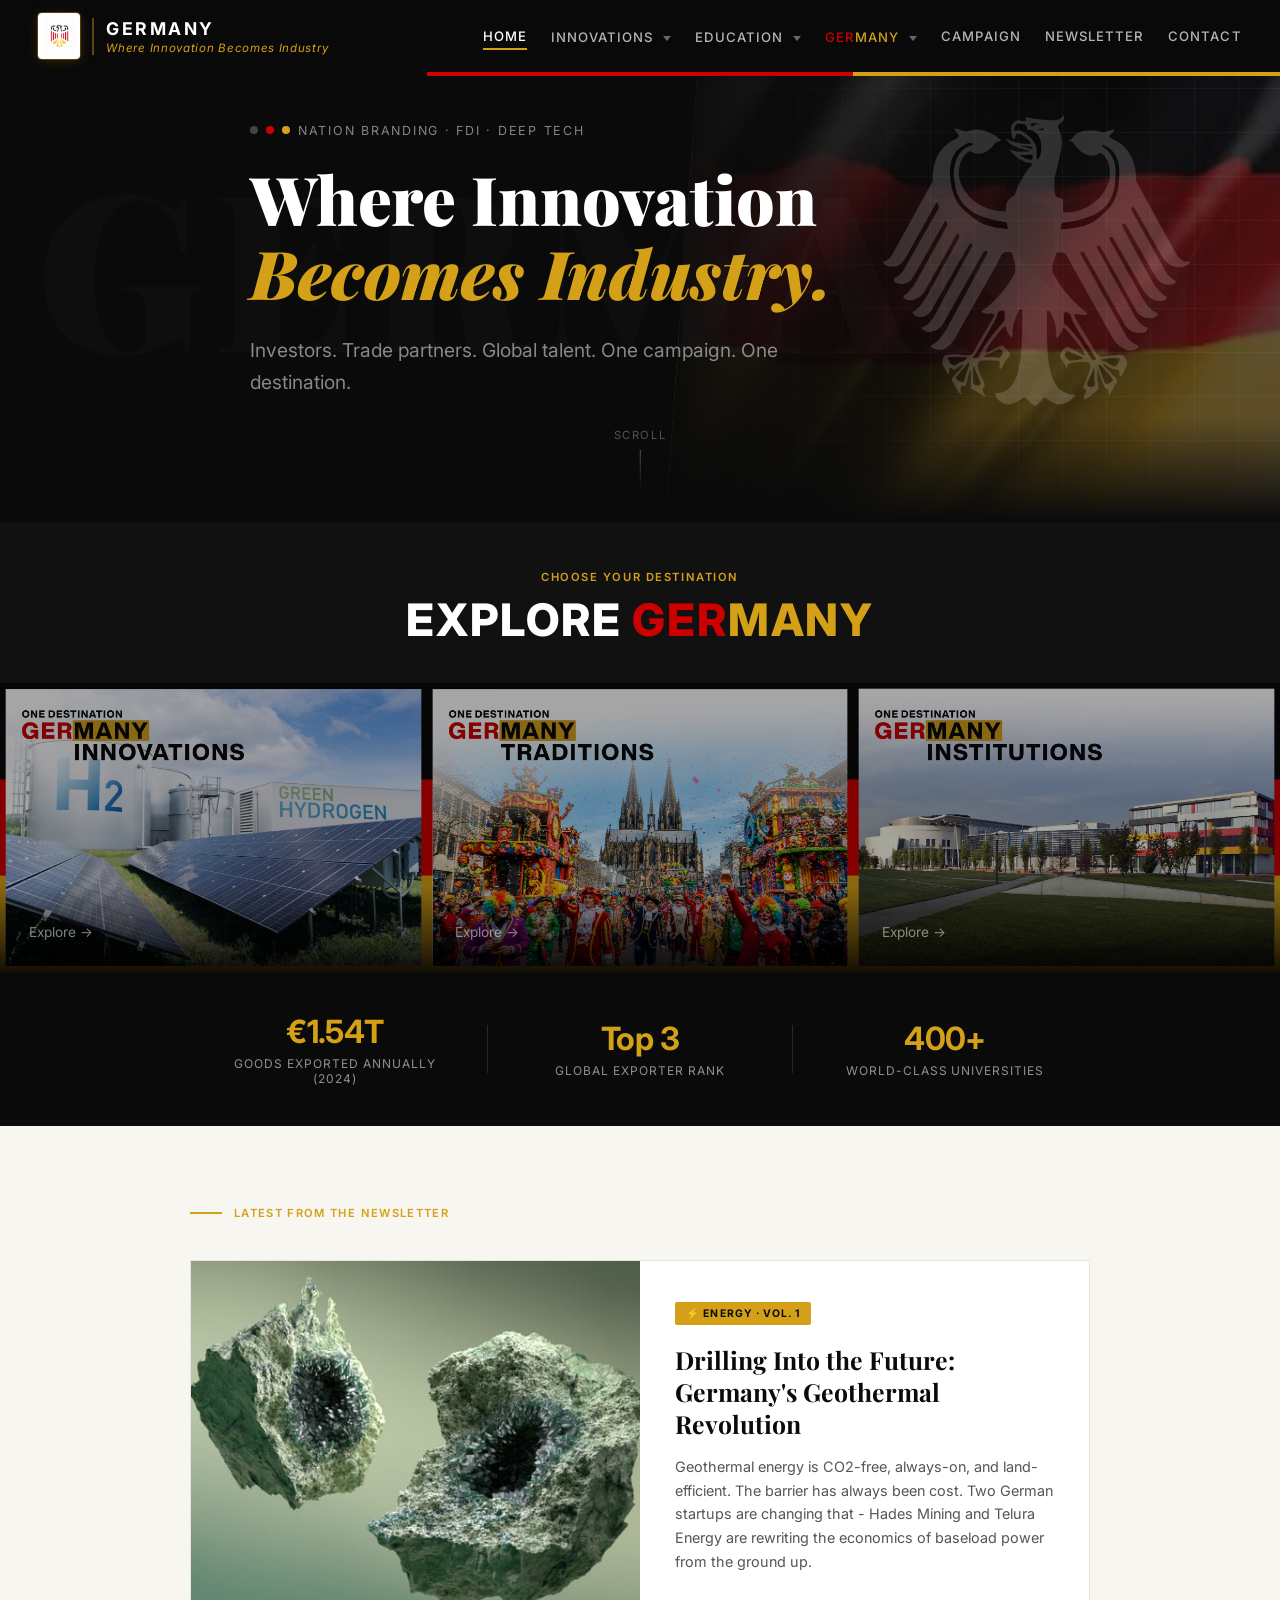
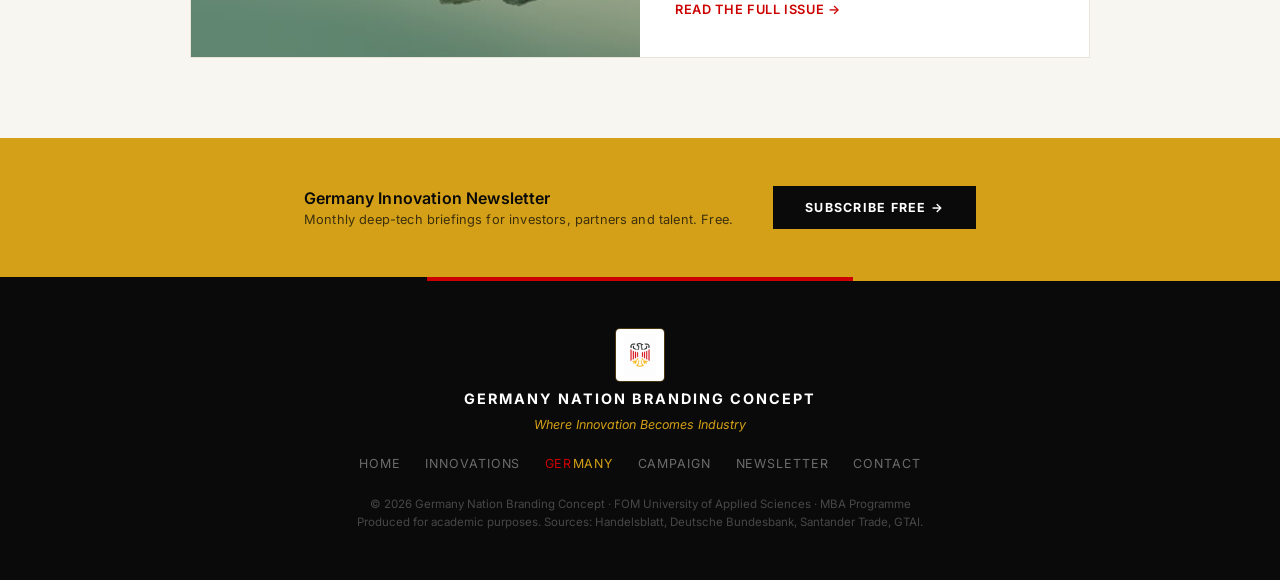
<file: index.html>
<!DOCTYPE html>
<html lang="en">
<head>
  <meta charset="UTF-8" />
  <meta name="viewport" content="width=device-width, initial-scale=1.0" />
  <title>Germany — Where Innovation Becomes Industry</title>
  <link rel="preconnect" href="https://fonts.googleapis.com" />
  <link href="https://fonts.googleapis.com/css2?family=Playfair+Display:ital,wght@0,400;0,700;0,900;1,400&family=Inter:wght@300;400;500;600;700&display=swap" rel="stylesheet" />
  <link rel="stylesheet" href="style.css" />
  <style>
    /* ── Destination tiles ── */
    .dest-tiles {
      display: grid;
      grid-template-columns: repeat(3, 1fr);
    }
    .dest-tile {
      position: relative;
      overflow: hidden;
      text-decoration: none;
      display: block;
    }
    .dest-tile img {
      width: 100%;
      height: auto;
      display: block;
      transition: transform 0.5s ease, filter 0.3s ease;
      filter: brightness(0.65);
    }
    .dest-tile:hover img {
      transform: scale(1.04);
      filter: brightness(0.5);
    }
    .dest-tile__overlay {
      position: absolute;
      bottom: 0;
      left: 0;
      right: 0;
      padding: 2rem 1.8rem;
      background: linear-gradient(to top, rgba(0,0,0,0.85) 0%, transparent 100%);
      display: flex;
      flex-direction: column;
      gap: 0.25rem;
    }
    .dest-tile__brand {
      font-family: 'Inter', sans-serif;
      font-size: 1.05rem;
      font-weight: 700;
      letter-spacing: 0.04em;
      line-height: 1;
    }
    .dest-tile__ger {
      color: #ffffff;
      font-family: 'Inter', sans-serif;
      font-size: 1.1rem;
      font-weight: 700;
      letter-spacing: 0.05em;
    }
    .dest-tile__many {
      color: #CC0000;
      font-family: 'Inter', sans-serif;
      font-size: 1.1rem;
      font-weight: 700;
      letter-spacing: 0.05em;
    }
    .dest-tile__name {
      display: block;
      color: #D4A017;
      font-family: 'Inter', sans-serif;
      font-size: 1.55rem;
      font-weight: 700;
      letter-spacing: 0.1em;
      text-transform: uppercase;
      margin-top: 0.15rem;
    }
    .dest-tile__arrow {
      display: inline-block;
      color: rgba(255,255,255,0.5);
      font-size: 0.85rem;
      margin-top: 0.4rem;
      transition: color 0.2s;
    }
    .dest-tile:hover .dest-tile__arrow {
      color: #D4A017;
    }

    /* ── Stats strip ── */
    .stat-strip {
      background: #0a0a0a;
      display: flex;
      align-items: center;
      justify-content: center;
      gap: 0;
      padding: 2.5rem 2rem;
    }
    .stat-strip__item {
      display: flex;
      flex-direction: column;
      align-items: center;
      gap: 0.3rem;
      flex: 1;
      max-width: 240px;
    }
    .stat-strip__divider {
      width: 1px;
      height: 48px;
      background: rgba(255,255,255,0.12);
      flex-shrink: 0;
      margin: 0 2rem;
    }
    .ss-num {
      font-family: 'Inter', sans-serif;
      font-size: 2rem;
      font-weight: 700;
      color: #D4A017;
      letter-spacing: -0.02em;
    }
    .ss-label {
      font-family: 'Inter', sans-serif;
      font-size: 0.75rem;
      color: rgba(255,255,255,0.55);
      text-transform: uppercase;
      letter-spacing: 0.08em;
      text-align: center;
    }

    /* ── Featured story ── */
    .featured {
      background: #f8f6f1;
      padding: 5rem 2rem;
    }
    .featured__inner {
      max-width: 900px;
      margin: 0 auto;
    }
    .featured__label {
      display: flex;
      align-items: center;
      gap: 0.75rem;
      font-family: 'Inter', sans-serif;
      font-size: 0.7rem;
      font-weight: 600;
      letter-spacing: 0.12em;
      text-transform: uppercase;
      color: #D4A017;
      margin-bottom: 2.5rem;
    }
    .featured__label-line {
      width: 32px;
      height: 2px;
      background: #D4A017;
    }
    .featured__card {
      display: grid;
      grid-template-columns: 1fr 1fr;
      gap: 0;
      background: #ffffff;
      border: 1px solid #e8e4dc;
      overflow: hidden;
    }
    .featured__card-img {
      overflow: hidden;
    }
    .featured__card-img img {
      width: 100%;
      height: 100%;
      object-fit: cover;
      display: block;
    }
    .featured__card-body {
      padding: 2.5rem 2.2rem;
      display: flex;
      flex-direction: column;
      justify-content: space-between;
    }
    .featured__tag {
      display: inline-flex;
      align-items: center;
      gap: 0.4rem;
      background: #D4A017;
      color: #0a0a0a;
      font-family: 'Inter', sans-serif;
      font-size: 0.65rem;
      font-weight: 700;
      letter-spacing: 0.1em;
      text-transform: uppercase;
      padding: 0.3rem 0.7rem;
      border-radius: 2px;
      width: fit-content;
      margin-bottom: 1.2rem;
    }
    .featured__card-title {
      font-family: 'Playfair Display', serif;
      font-size: 1.55rem;
      font-weight: 700;
      color: #0a0a0a;
      line-height: 1.3;
      margin-bottom: 0.9rem;
    }
    .featured__card-desc {
      font-family: 'Inter', sans-serif;
      font-size: 0.9rem;
      color: #555;
      line-height: 1.65;
      margin-bottom: 1.8rem;
    }
    .featured__card-link {
      font-family: 'Inter', sans-serif;
      font-size: 0.8rem;
      font-weight: 600;
      color: #CC0000;
      text-decoration: none;
      letter-spacing: 0.05em;
      text-transform: uppercase;
      display: flex;
      align-items: center;
      gap: 0.5rem;
    }
    .featured__card-link:hover {
      color: #D4A017;
    }

    /* ── Newsletter CTA bar ── */
    .nl-cta {
      background: #D4A017;
      padding: 3rem 2rem;
      display: flex;
      align-items: center;
      justify-content: center;
      gap: 2.5rem;
    }
    .nl-cta__text {
      font-family: 'Inter', sans-serif;
      font-size: 1rem;
      font-weight: 600;
      color: #0a0a0a;
      letter-spacing: 0.01em;
    }
    .nl-cta__sub {
      font-size: 0.8rem;
      font-weight: 400;
      opacity: 0.75;
      display: block;
      margin-top: 0.2rem;
    }
    .nl-cta__btn {
      background: #0a0a0a;
      color: #ffffff;
      font-family: 'Inter', sans-serif;
      font-size: 0.78rem;
      font-weight: 700;
      letter-spacing: 0.1em;
      text-transform: uppercase;
      text-decoration: none;
      padding: 0.85rem 2rem;
      display: inline-block;
      white-space: nowrap;
      transition: background 0.2s;
    }
    .nl-cta__btn:hover {
      background: #CC0000;
    }

    /* ── Responsive ── */
    @media (max-width: 768px) {
      .dest-tiles {
        grid-template-columns: 1fr;
        height: auto;
      }
      .dest-tile {
        height: 240px;
      }
      .stat-strip {
        flex-direction: column;
        gap: 1.5rem;
      }
      .stat-strip__divider {
        width: 40px;
        height: 1px;
        margin: 0;
      }
      .featured__card {
        grid-template-columns: 1fr;
      }
      .featured__card-img {
        height: 220px;
      }
      .nl-cta {
        flex-direction: column;
        gap: 1.5rem;
        text-align: center;
      }
    }
  </style>
</head>
<body>


<!-- ═══════════════════════════════════════════════
     NAVBAR
════════════════════════════════════════════════ -->
<header class="navbar" id="navbar">
  <div class="navbar__inner">
    <a href="index.html" class="navbar__logo">
      <img src="images/Adler_modern.png" class="logo-bundesadler" alt="Bundesadler" />
      <span class="logo-text">GER<span class="logo-many">MANY</span><span class="logo-sub">Where Innovation Becomes Industry</span></span>
    </a>

    <nav class="navbar__links" id="navLinks">
      <a href="index.html" class="nav-link active">Home</a>
      <div class="nav-dropdown">
        <a href="innovations.html" class="nav-link has-dropdown">Innovations <span class="nav-caret"></span></a>
        <div class="nav-dropdown__menu">
          <a href="innovations.html#energy">Energy</a>
          <a href="innovations.html#ai">Artificial Intelligence</a>
          <a href="innovations.html#semicon">Semiconductors</a>
          <a href="innovations.html#biotech">Biomedical</a>
          <a href="innovations.html#quantum">Quantum</a>
          <a href="innovations.html#photonics">Photonics</a>
        </div>
      </div>
      <div class="nav-dropdown">
        <a href="education.html" class="nav-link has-dropdown">Education <span class="nav-caret"></span></a>
        <div class="nav-dropdown__menu">
          <a href="education.html#universities">Universities</a>
          <a href="education.html#research">Research Networks</a>
          <a href="education.html#scholarships">Scholarships</a>
          <a href="education.html#studentlife">Student Life</a>
        </div>
      </div>
      <div class="nav-dropdown">
        <a href="germany.html" class="nav-link has-dropdown"><span class="brand-ger">GER</span><span class="brand-many">MANY</span> <span class="nav-caret"></span></a>
        <div class="nav-dropdown__menu">
          <a href="germany.html#innovations"><span class="brand-ger">GER</span><span class="brand-many">MANY</span> Innovations</a>
          <a href="germany.html#traditions"><span class="brand-ger">GER</span><span class="brand-many">MANY</span> Traditions</a>
          <a href="germany.html#education"><span class="brand-ger">GER</span><span class="brand-many">MANY</span> Education</a>
          <a href="germany.html#landscapes"><span class="brand-ger">GER</span><span class="brand-many">MANY</span> Landscapes</a>
          <a href="germany.html#automotives"><span class="brand-ger">GER</span><span class="brand-many">MANY</span> Automotives</a>
        </div>
      </div>
      <a href="campaign.html" class="nav-link">Campaign</a>
      <a href="newsletter.html" class="nav-link">Newsletter</a>
      <a href="contact.html" class="nav-link">Contact</a>
    </nav>

    <button class="hamburger" id="hamburger" aria-label="Menu">
      <span></span><span></span><span></span>
    </button>
  </div>
  <div class="flag-stripe">
    <div class="stripe black"></div>
    <div class="stripe red"></div>
    <div class="stripe gold"></div>
  </div>
</header>

<!-- ═══════════════════════════════════════════════
     HERO
════════════════════════════════════════════════ -->
<section class="hero" id="home" style="min-height: 58vh">
  <div class="hero__flag-bg" aria-hidden="true">
    <img src="images/download.jpg" class="hero__flag-photo" alt="" />
    <div class="hfb-grid"></div>
  </div>
  <div class="hero__bg-text">GERMANY</div>

  <div class="hero__content" style="max-width: 780px">
    <div class="hero__eyebrow">
      <span class="flag-dot black-dot"></span>
      <span class="flag-dot red-dot"></span>
      <span class="flag-dot gold-dot"></span>
      <span>Nation Branding · FDI · Deep Tech</span>
    </div>
    <h1 class="hero__title" style="font-size: clamp(2.4rem, 5.5vw, 4.2rem); line-height: 1.1; margin-bottom: 1.5rem">
      Where Innovation<br/>
      <em>Becomes Industry.</em>
    </h1>
    <p class="hero__subtitle" style="max-width: 560px; opacity: 0.85">
      Investors. Trade partners. Global talent. One campaign. One destination.
    </p>
  </div>

  <div class="hero__eagle" style="opacity: 0.18">
    <img src="images/Bundesadler_Siegel.svg.png" alt="Bundesadler" class="eagle-img" />
  </div>

  <div class="hero__scroll">
    <span>Scroll</span>
    <div class="scroll-line"></div>
  </div>
</section>

<!-- ═══════════════════════════════════════════════
     EXPLORE GERMANY HEADING
════════════════════════════════════════════════ -->
<div style="background:#111111; padding: 3rem 2rem 2.5rem; text-align: center;">
  <div style="font-family:'Inter',sans-serif; font-size:0.7rem; font-weight:600; letter-spacing:0.14em; text-transform:uppercase; color:#D4A017; margin-bottom:0.9rem;">
    Choose your destination
  </div>
  <h2 style="font-family:'Inter',sans-serif; font-size:clamp(1.8rem,3.5vw,2.8rem); font-weight:800; letter-spacing:0.04em; text-transform:uppercase; margin:0; line-height:1;">
    <span style="color:#ffffff;">Explore </span><span style="color:#CC0000;">GER</span><span style="color:#D4A017;">MANY</span>
  </h2>
</div>

<!-- ═══════════════════════════════════════════════
     THREE DESTINATION TILES
════════════════════════════════════════════════ -->
<div class="dest-tiles">
  <a href="germany.html#innovations" class="dest-tile">
    <img src="images/poster-innovations-hydrogen.jpeg" alt="GerMANY Innovations" />
    <div class="dest-tile__overlay">
      <span class="dest-tile__arrow">Explore &#8594;</span>
    </div>
  </a>
  <a href="germany.html#traditions" class="dest-tile">
    <img src="images/poster-traditions-carnival.jpeg" alt="GerMANY Traditions" />
    <div class="dest-tile__overlay">
      <span class="dest-tile__arrow">Explore &#8594;</span>
    </div>
  </a>
  <a href="education.html" class="dest-tile">
    <img src="images/poster-education-labcampus.jpeg" alt="GerMANY Education" />
    <div class="dest-tile__overlay">
      <span class="dest-tile__arrow">Explore &#8594;</span>
    </div>
  </a>
</div>

<!-- ═══════════════════════════════════════════════
     STATS STRIP
════════════════════════════════════════════════ -->
<div class="stat-strip">
  <div class="stat-strip__item">
    <span class="ss-num">€1.54T</span>
    <span class="ss-label">Goods exported annually (2024)</span>
  </div>
  <div class="stat-strip__divider"></div>
  <div class="stat-strip__item">
    <span class="ss-num">Top 3</span>
    <span class="ss-label">Global exporter rank</span>
  </div>
  <div class="stat-strip__divider"></div>
  <div class="stat-strip__item">
    <span class="ss-num">400+</span>
    <span class="ss-label">World-class universities</span>
  </div>
</div>

<!-- ═══════════════════════════════════════════════
     FEATURED STORY
════════════════════════════════════════════════ -->
<section class="featured">
  <div class="featured__inner">
    <div class="featured__label">
      <div class="featured__label-line"></div>
      Latest from the Newsletter
    </div>
    <div class="featured__card">
      <div class="featured__card-img">
        <img src="images/hades-mining.jpg" alt="Hades Mining — Geothermal" />
      </div>
      <div class="featured__card-body">
        <div>
          <div class="featured__tag">&#9889; Energy · Vol. 1</div>
          <h3 class="featured__card-title">Drilling Into the Future: Germany's Geothermal Revolution</h3>
          <p class="featured__card-desc">
            Geothermal energy is CO2-free, always-on, and land-efficient. The barrier has always been cost.
            Two German startups are changing that - Hades Mining and Telura Energy are rewriting the economics
            of baseload power from the ground up.
          </p>
        </div>
        <a href="newsletter.html" class="featured__card-link">Read the full issue &#8594;</a>
      </div>
    </div>
  </div>
</section>

<!-- ═══════════════════════════════════════════════
     NEWSLETTER CTA BAR
════════════════════════════════════════════════ -->
<div class="nl-cta">
  <div class="nl-cta__text">
    Germany Innovation Newsletter
    <span class="nl-cta__sub">Monthly deep-tech briefings for investors, partners and talent. Free.</span>
  </div>
  <a href="newsletter.html" class="nl-cta__btn">Subscribe Free &#8594;</a>
</div>

<!-- ═══════════════════════════════════════════════
     FOOTER
════════════════════════════════════════════════ -->
<footer class="footer">
  <div class="flag-stripe">
    <div class="stripe black"></div>
    <div class="stripe red"></div>
    <div class="stripe gold"></div>
  </div>
  <div class="footer__inner">
    <div class="footer__brand">
      <img src="images/Adler_modern.png" class="footer-adler" alt="Bundesadler" />
      <span class="footer__name">GERMANY NATION BRANDING CONCEPT</span>
      <span class="footer__tagline">Where Innovation Becomes Industry</span>
    </div>
    <div class="footer__links">
      <a href="index.html">Home</a>
      <a href="innovations.html">Innovations</a>
      <a href="germany.html"><span class="brand-ger">GER</span><span class="brand-many">MANY</span></a>
      <a href="campaign.html">Campaign</a>
      <a href="newsletter.html">Newsletter</a>
      <a href="contact.html">Contact</a>
    </div>
    <div class="footer__copy">
      &copy; 2026 Germany Nation Branding Concept &middot; FOM University of Applied Sciences &middot; MBA Programme<br/>
      Produced for academic purposes. Sources: Handelsblatt, Deutsche Bundesbank, Santander Trade, GTAI.
    </div>
  </div>
</footer>
<script src="script.js"></script>
</body>
</html>
</file>
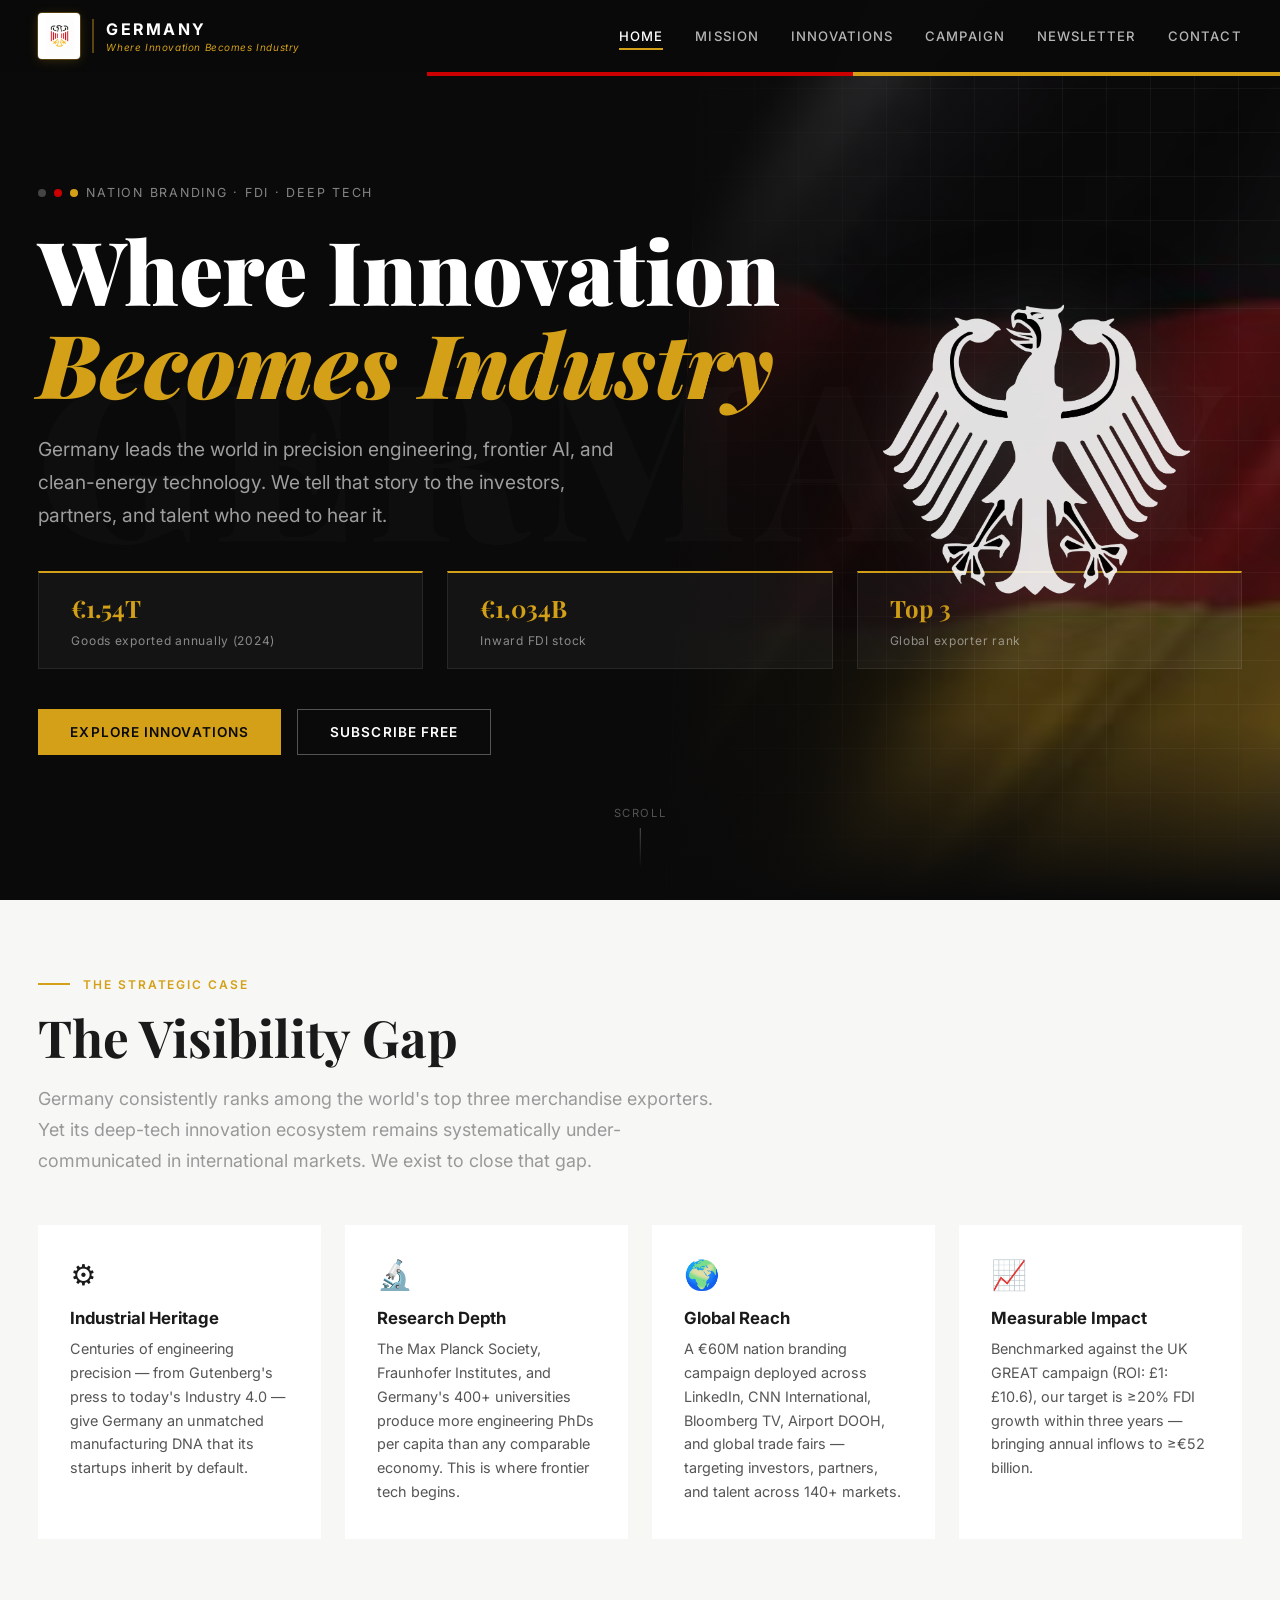
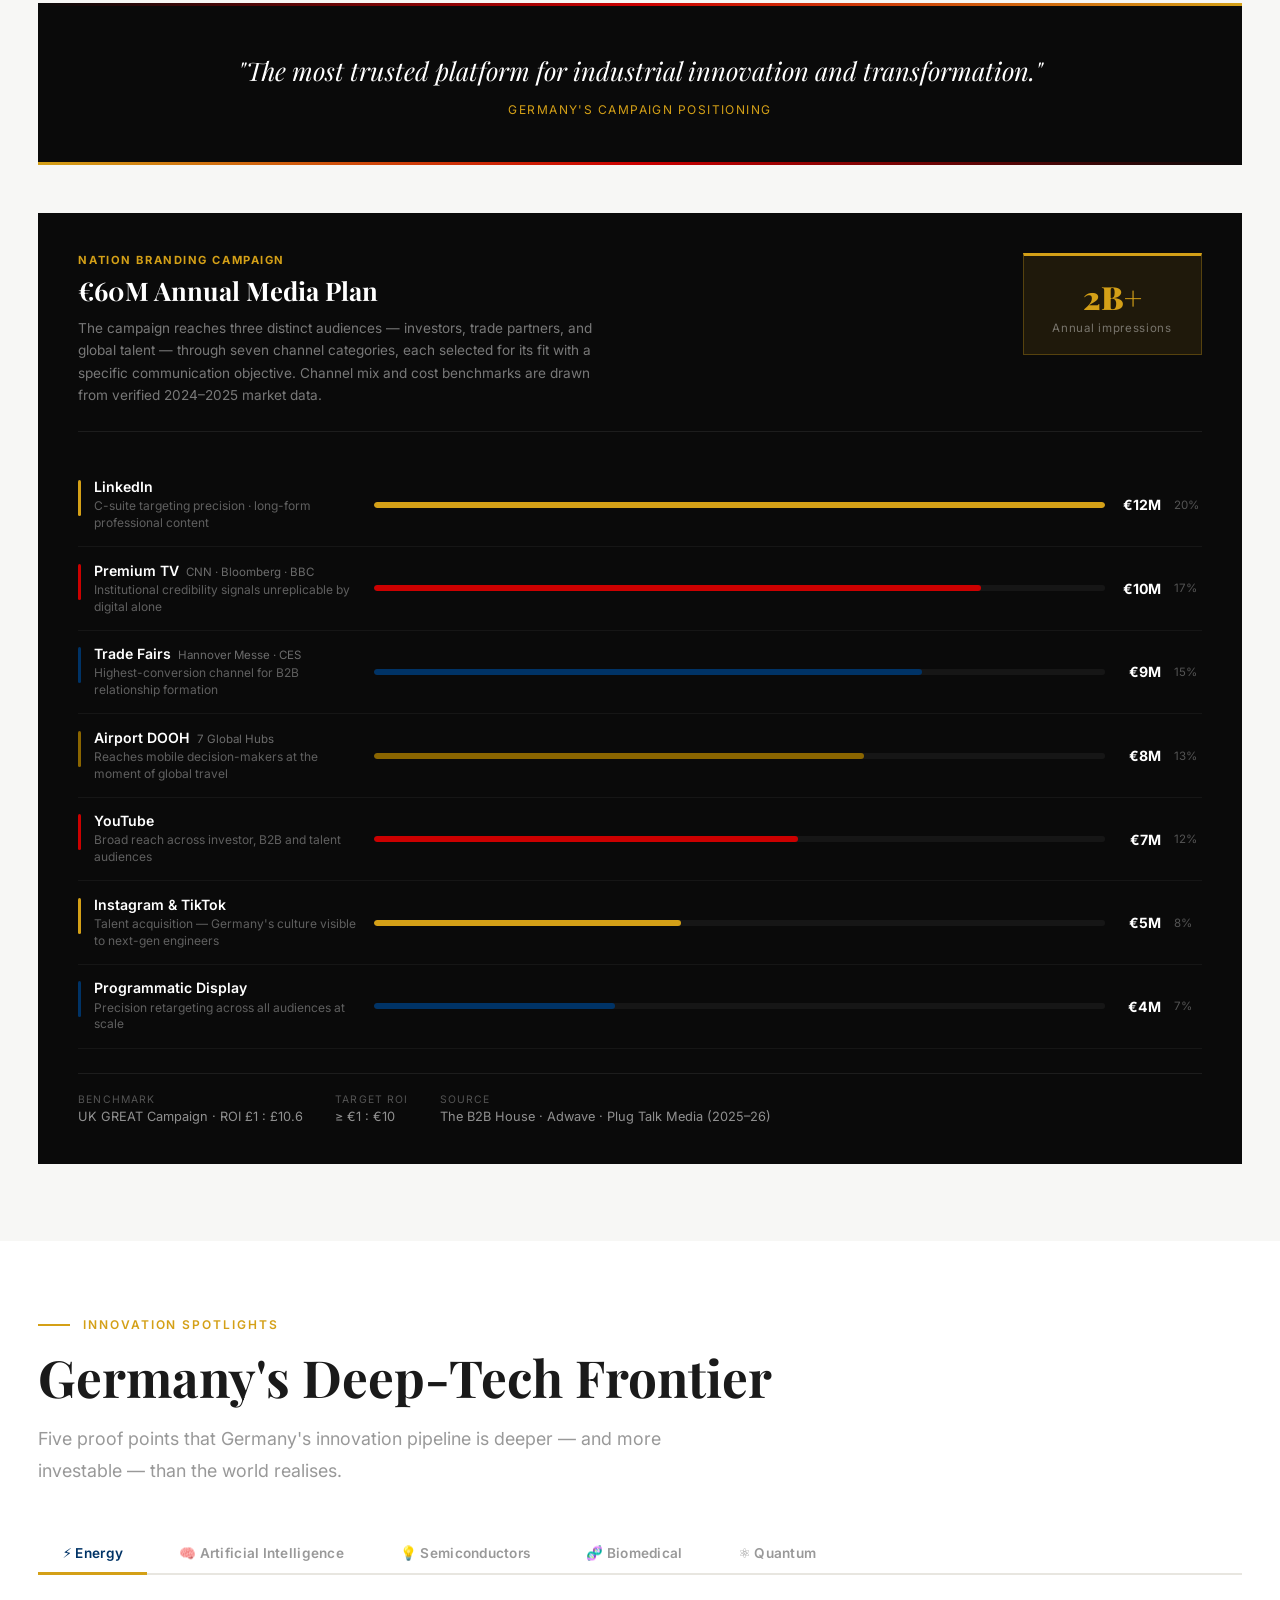
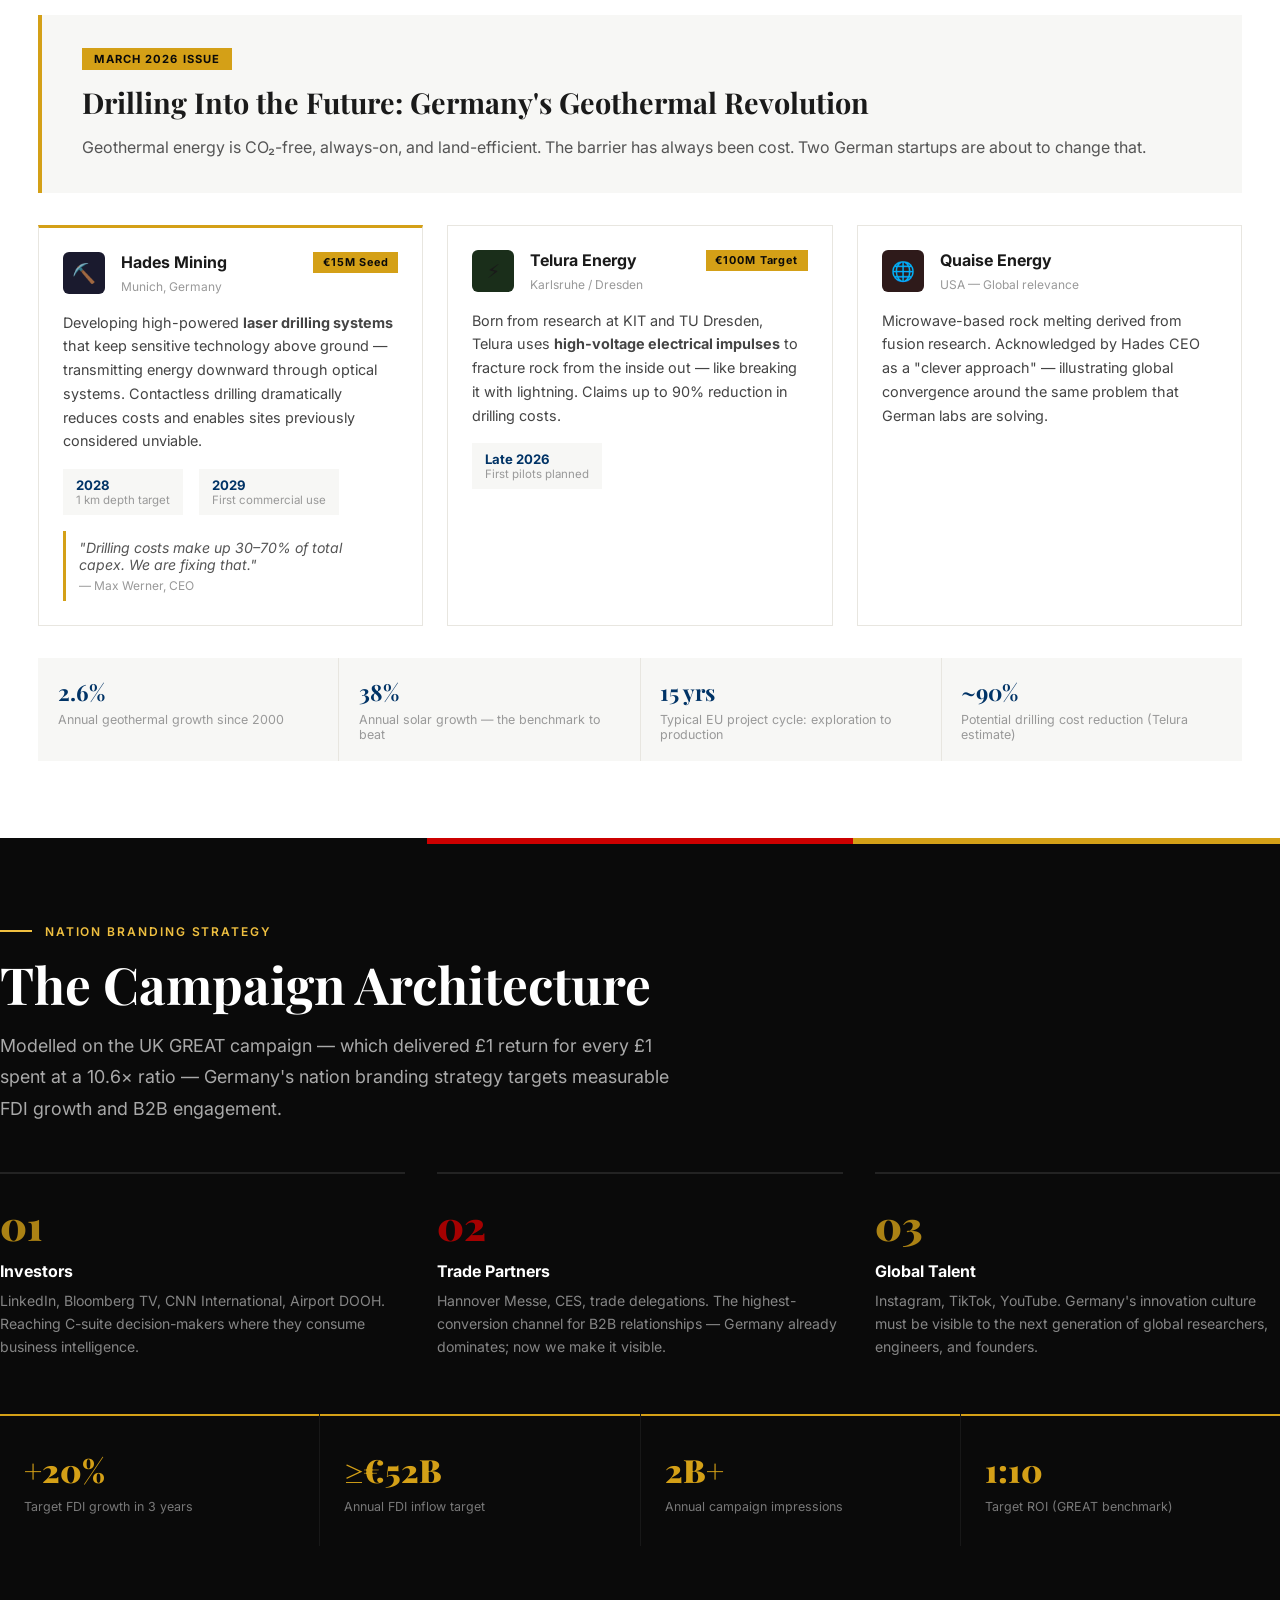
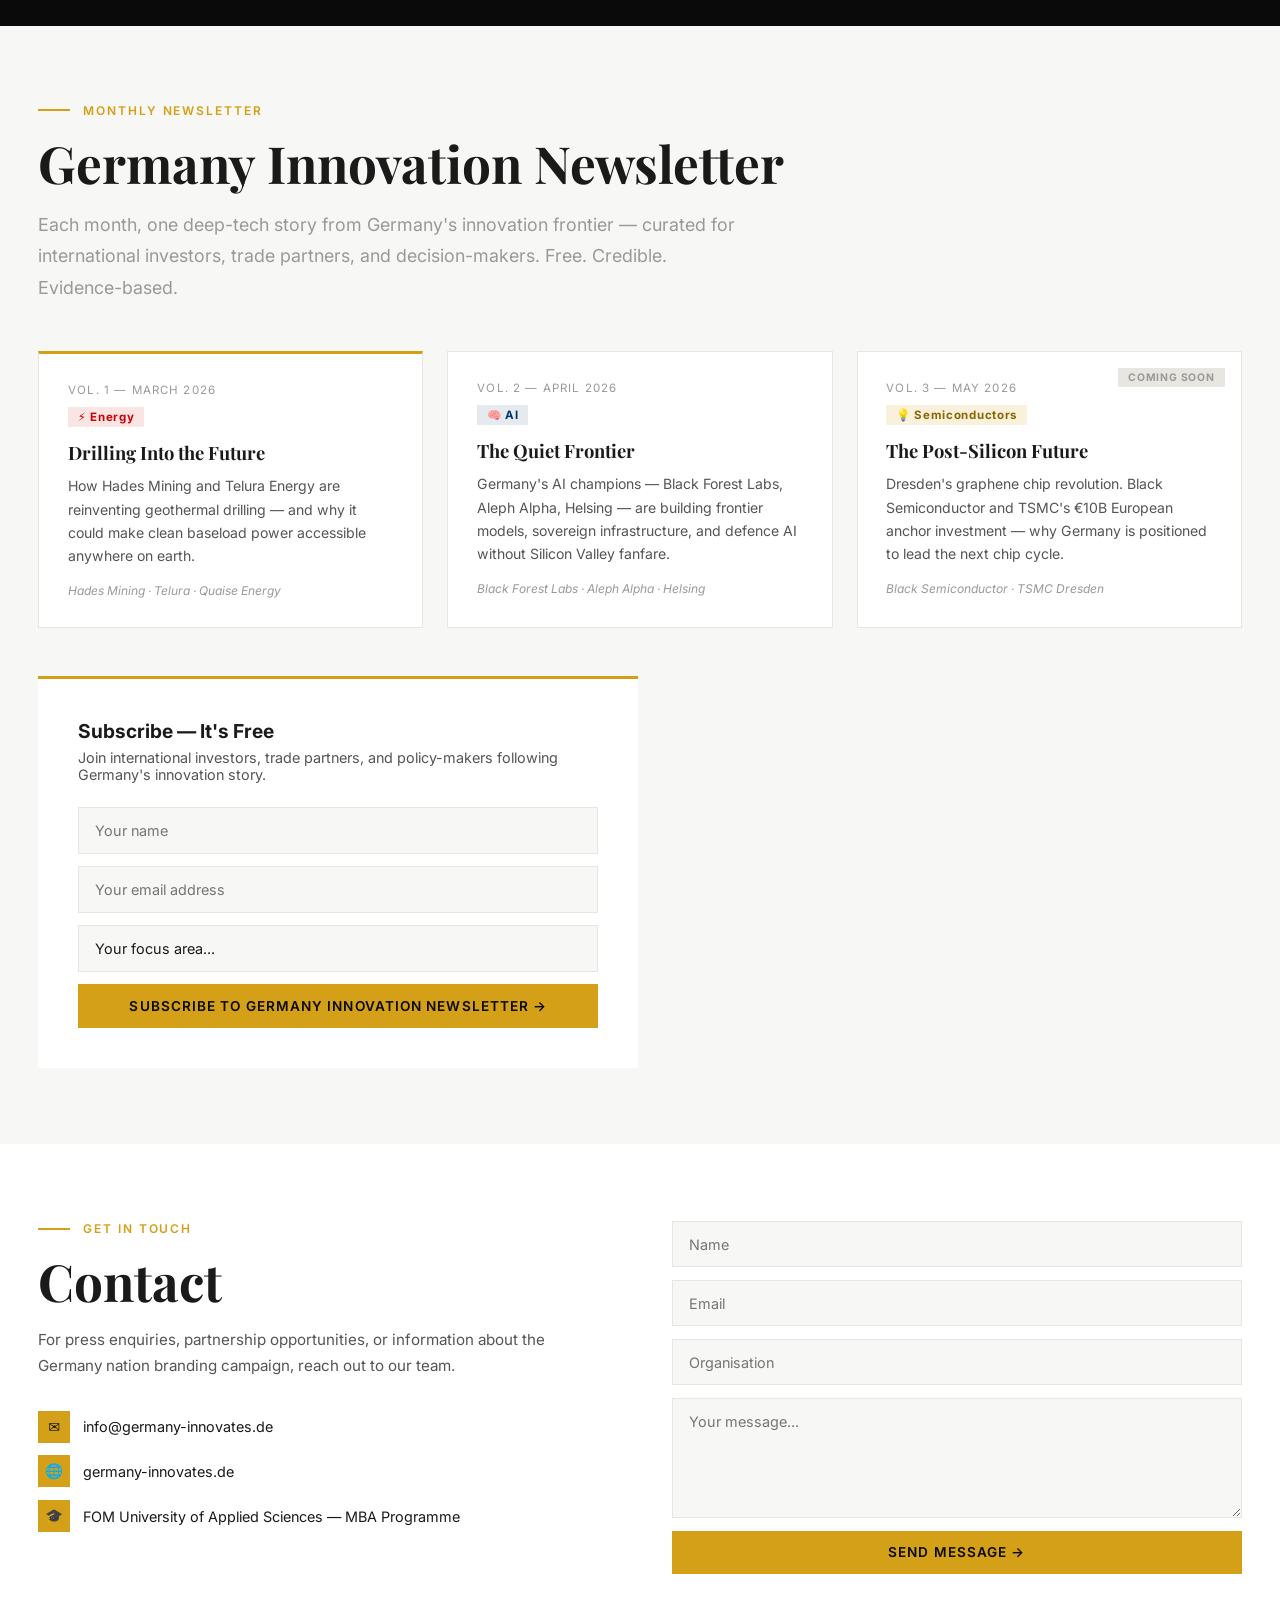
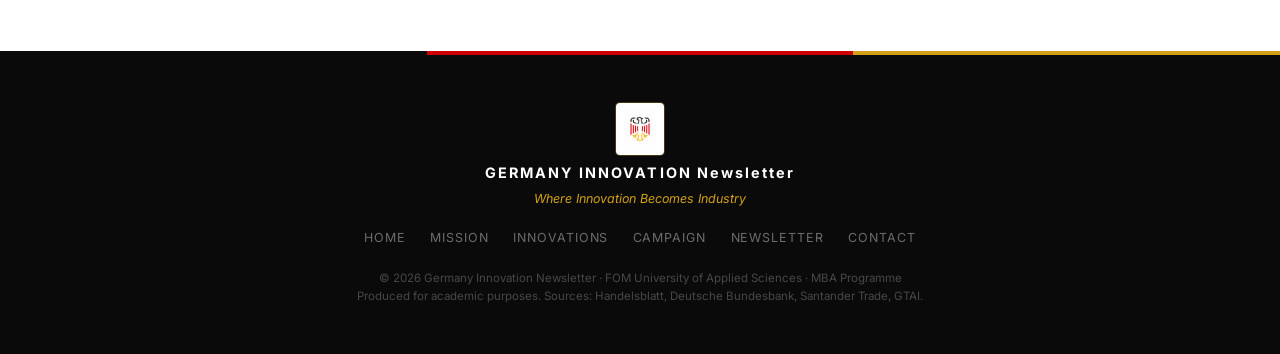
<file: website/index.html>
<!DOCTYPE html>
<html lang="en">
<head>
  <meta charset="UTF-8" />
  <meta name="viewport" content="width=device-width, initial-scale=1.0" />
  <title>Germany — Where Innovation Becomes Industry</title>
  <link rel="preconnect" href="https://fonts.googleapis.com" />
  <link href="https://fonts.googleapis.com/css2?family=Playfair+Display:ital,wght@0,400;0,700;0,900;1,400&family=Inter:wght@300;400;500;600;700&display=swap" rel="stylesheet" />
  <link rel="stylesheet" href="style.css" />
</head>
<body>

<!-- ═══════════════════════════════════════════════
     NAVBAR
════════════════════════════════════════════════ -->
<header class="navbar" id="navbar">
  <div class="navbar__inner">
    <a href="#home" class="navbar__logo">
      <img src="images/Adler_modern.png" class="logo-bundesadler" alt="Bundesadler" />
      <span class="logo-text">GERMANY<span class="logo-sub">Where Innovation Becomes Industry</span></span>
    </a>

    <nav class="navbar__links" id="navLinks">
      <a href="#home"       class="nav-link active">Home</a>
      <a href="#mission"    class="nav-link">Mission</a>
      <a href="#innovation" class="nav-link">Innovations</a>
      <a href="#campaign"   class="nav-link">Campaign</a>
      <a href="#newsletter" class="nav-link">Newsletter</a>
      <a href="#contact"    class="nav-link">Contact</a>
    </nav>

    <button class="hamburger" id="hamburger" aria-label="Menu">
      <span></span><span></span><span></span>
    </button>
  </div>
  <!-- German flag stripe -->
  <div class="flag-stripe">
    <div class="stripe black"></div>
    <div class="stripe red"></div>
    <div class="stripe gold"></div>
  </div>
</header>

<!-- ═══════════════════════════════════════════════
     HERO
════════════════════════════════════════════════ -->
<section class="hero" id="home">
  <!-- Real German flag photo background -->
  <div class="hero__flag-bg" aria-hidden="true">
    <img src="images/download.jpg" class="hero__flag-photo" alt="" />
    <div class="hfb-grid"></div>
  </div>
  <div class="hero__bg-text">GERMANY</div>

  <div class="hero__content">
    <div class="hero__eyebrow">
      <span class="flag-dot black-dot"></span>
      <span class="flag-dot red-dot"></span>
      <span class="flag-dot gold-dot"></span>
      <span>Nation Branding · FDI · Deep Tech</span>
    </div>
    <h1 class="hero__title">
      Where Innovation<br/>
      <em>Becomes Industry</em>
    </h1>
    <p class="hero__subtitle">
      Germany leads the world in precision engineering, frontier AI, and clean-energy technology.
      We tell that story to the investors, partners, and talent who need to hear it.
    </p>
    <div class="hero__stats">
      <div class="stat-card">
        <span class="stat-num">€1.54T</span>
        <span class="stat-label">Goods exported annually (2024)</span>
      </div>
      <div class="stat-card">
        <span class="stat-num">€1,034B</span>
        <span class="stat-label">Inward FDI stock</span>
      </div>
      <div class="stat-card">
        <span class="stat-num">Top 3</span>
        <span class="stat-label">Global exporter rank</span>
      </div>
    </div>
    <div class="hero__cta">
      <a href="#innovation" class="btn btn--gold">Explore Innovations</a>
      <a href="#newsletter" class="btn btn--outline">Subscribe Free</a>
    </div>
  </div>

  <div class="hero__eagle">
    <img src="images/Bundesadler_Siegel.svg.png" alt="Bundesadler — Germany" class="eagle-img" />
    <svg viewBox="0 0 200 220" xmlns="http://www.w3.org/2000/svg" class="eagle-svg" aria-label="Bundesadler" style="display:none">
      <g>
        <!-- Body -->
        <ellipse cx="100" cy="130" rx="26" ry="38" fill="currentColor"/>
        <!-- Head -->
        <circle cx="100" cy="75" r="22" fill="currentColor"/>
        <!-- Beak right -->
        <polygon points="100,62 128,74 100,86" fill="currentColor"/>
        <!-- Eye -->
        <circle cx="112" cy="69" r="5" fill="#0a0a0a"/>
        <!-- Crown 3 peaks -->
        <polygon points="83,53 87,40 91,53" fill="currentColor"/>
        <polygon points="95,50 100,36 105,50" fill="currentColor"/>
        <polygon points="109,53 113,40 117,53" fill="currentColor"/>
        <!-- Left wing -->
        <path d="M74,110 C60,92 20,82 5,55 C22,68 38,80 54,96 C38,74 30,46 36,20 C48,46 52,76 62,100 C54,66 58,32 72,16 C76,50 70,84 72,108 Z" fill="currentColor"/>
        <!-- Right wing -->
        <path d="M126,110 C140,92 180,82 195,55 C178,68 162,80 146,96 C162,74 170,46 164,20 C152,46 148,76 138,100 C146,66 142,32 128,16 C124,50 130,84 128,108 Z" fill="currentColor"/>
        <!-- Tail fan -->
        <path d="M78,165 C72,182 60,196 50,210 C66,196 82,186 100,180 C118,186 134,196 150,210 C140,196 128,182 122,165 Z" fill="currentColor"/>
        <!-- Left talons -->
        <line x1="80" y1="166" x2="62" y2="185" stroke="currentColor" stroke-width="5" stroke-linecap="round"/>
        <line x1="80" y1="166" x2="70" y2="188" stroke="currentColor" stroke-width="5" stroke-linecap="round"/>
        <line x1="80" y1="166" x2="78" y2="190" stroke="currentColor" stroke-width="5" stroke-linecap="round"/>
        <!-- Right talons -->
        <line x1="120" y1="166" x2="138" y2="185" stroke="currentColor" stroke-width="5" stroke-linecap="round"/>
        <line x1="120" y1="166" x2="130" y2="188" stroke="currentColor" stroke-width="5" stroke-linecap="round"/>
        <line x1="120" y1="166" x2="122" y2="190" stroke="currentColor" stroke-width="5" stroke-linecap="round"/>
        <!-- Breast shield (red) -->
        <rect x="88" y="118" width="24" height="30" rx="3" fill="#CC0000"/>
        <line x1="100" y1="118" x2="100" y2="148" stroke="#D4A017" stroke-width="2.5"/>
      </g>
    </svg>
  </div>

  <div class="hero__scroll">
    <span>Scroll</span>
    <div class="scroll-line"></div>
  </div>
</section>

<!-- ═══════════════════════════════════════════════
     MISSION — NATION BRANDING
════════════════════════════════════════════════ -->
<section class="section mission" id="mission">
  <div class="section__inner">
    <div class="section__label">
      <div class="label-line"></div>
      The Strategic Case
    </div>
    <h2 class="section__title">The Visibility Gap</h2>
    <p class="section__lead">
      Germany consistently ranks among the world's top three merchandise exporters.
      Yet its deep-tech innovation ecosystem remains systematically under-communicated
      in international markets. We exist to close that gap.
    </p>

    <div class="mission__grid">
      <div class="mission__card">
        <div class="card-icon gold-icon">⚙️</div>
        <h3>Industrial Heritage</h3>
        <p>Centuries of engineering precision — from Gutenberg's press to today's Industry 4.0 — give Germany an unmatched manufacturing DNA that its startups inherit by default.</p>
      </div>
      <div class="mission__card">
        <div class="card-icon red-icon">🔬</div>
        <h3>Research Depth</h3>
        <p>The Max Planck Society, Fraunhofer Institutes, and Germany's 400+ universities produce more engineering PhDs per capita than any comparable economy. This is where frontier tech begins.</p>
      </div>
      <div class="mission__card">
        <div class="card-icon black-icon">🌍</div>
        <h3>Global Reach</h3>
        <p>A €60M nation branding campaign deployed across LinkedIn, CNN International, Bloomberg TV, Airport DOOH, and global trade fairs — targeting investors, partners, and talent across 140+ markets.</p>
      </div>
      <div class="mission__card">
        <div class="card-icon gold-icon">📈</div>
        <h3>Measurable Impact</h3>
        <p>Benchmarked against the UK GREAT campaign (ROI: £1:£10.6), our target is ≥20% FDI growth within three years — bringing annual inflows to ≥€52 billion.</p>
      </div>
    </div>

    <!-- Positioning statement -->
    <div class="positioning">
      <div class="positioning__quote">
        "The most trusted platform for industrial innovation and transformation."
      </div>
      <div class="positioning__label">Germany's Campaign Positioning</div>
    </div>

    <!-- Media Plan -->
    <div class="media-plan">
      <div class="media-plan__header">
        <div class="media-plan__title-block">
          <span class="media-plan__label">Nation Branding Campaign</span>
          <h3 class="media-plan__title">€60M Annual Media Plan</h3>
          <p class="media-plan__intro">
            The campaign reaches three distinct audiences — investors, trade partners, and global talent —
            through seven channel categories, each selected for its fit with a specific communication objective.
            Channel mix and cost benchmarks are drawn from verified 2024–2025 market data.
          </p>
        </div>
        <div class="media-plan__total-box">
          <span class="mt-num">2B+</span>
          <span class="mt-label">Annual impressions</span>
        </div>
      </div>

      <div class="media-grid">
        <div class="media-item" data-audience="Investors · B2B">
          <div class="mi-left">
            <div class="mi-color" style="background:#D4A017"></div>
            <div class="mi-meta">
              <span class="mi-channel">LinkedIn</span>
              <span class="mi-why">C-suite targeting precision · long-form professional content</span>
            </div>
          </div>
          <div class="mi-right">
            <div class="mi-bar-wrap">
              <div class="mi-bar" style="--w:100%; background:#D4A017"></div>
            </div>
            <div class="mi-figures">
              <span class="mi-budget">€12M</span>
              <span class="mi-share">20%</span>
            </div>
          </div>
        </div>

        <div class="media-item" data-audience="Investors">
          <div class="mi-left">
            <div class="mi-color" style="background:#CC0000"></div>
            <div class="mi-meta">
              <span class="mi-channel">Premium TV <span class="mi-sub">CNN · Bloomberg · BBC</span></span>
              <span class="mi-why">Institutional credibility signals unreplicable by digital alone</span>
            </div>
          </div>
          <div class="mi-right">
            <div class="mi-bar-wrap">
              <div class="mi-bar" style="--w:83%; background:#CC0000"></div>
            </div>
            <div class="mi-figures">
              <span class="mi-budget">€10M</span>
              <span class="mi-share">17%</span>
            </div>
          </div>
        </div>

        <div class="media-item" data-audience="Investors · B2B">
          <div class="mi-left">
            <div class="mi-color" style="background:#003366"></div>
            <div class="mi-meta">
              <span class="mi-channel">Trade Fairs <span class="mi-sub">Hannover Messe · CES</span></span>
              <span class="mi-why">Highest-conversion channel for B2B relationship formation</span>
            </div>
          </div>
          <div class="mi-right">
            <div class="mi-bar-wrap">
              <div class="mi-bar" style="--w:75%; background:#003366"></div>
            </div>
            <div class="mi-figures">
              <span class="mi-budget">€9M</span>
              <span class="mi-share">15%</span>
            </div>
          </div>
        </div>

        <div class="media-item" data-audience="Investors · B2B">
          <div class="mi-left">
            <div class="mi-color" style="background:#8a6500"></div>
            <div class="mi-meta">
              <span class="mi-channel">Airport DOOH <span class="mi-sub">7 Global Hubs</span></span>
              <span class="mi-why">Reaches mobile decision-makers at the moment of global travel</span>
            </div>
          </div>
          <div class="mi-right">
            <div class="mi-bar-wrap">
              <div class="mi-bar" style="--w:67%; background:#8a6500"></div>
            </div>
            <div class="mi-figures">
              <span class="mi-budget">€8M</span>
              <span class="mi-share">13%</span>
            </div>
          </div>
        </div>

        <div class="media-item" data-audience="All Groups">
          <div class="mi-left">
            <div class="mi-color" style="background:#CC0000"></div>
            <div class="mi-meta">
              <span class="mi-channel">YouTube</span>
              <span class="mi-why">Broad reach across investor, B2B and talent audiences</span>
            </div>
          </div>
          <div class="mi-right">
            <div class="mi-bar-wrap">
              <div class="mi-bar" style="--w:58%; background:#CC0000"></div>
            </div>
            <div class="mi-figures">
              <span class="mi-budget">€7M</span>
              <span class="mi-share">12%</span>
            </div>
          </div>
        </div>

        <div class="media-item" data-audience="Talent">
          <div class="mi-left">
            <div class="mi-color" style="background:#D4A017"></div>
            <div class="mi-meta">
              <span class="mi-channel">Instagram &amp; TikTok</span>
              <span class="mi-why">Talent acquisition — Germany's culture visible to next-gen engineers</span>
            </div>
          </div>
          <div class="mi-right">
            <div class="mi-bar-wrap">
              <div class="mi-bar" style="--w:42%; background:#D4A017"></div>
            </div>
            <div class="mi-figures">
              <span class="mi-budget">€5M</span>
              <span class="mi-share">8%</span>
            </div>
          </div>
        </div>

        <div class="media-item" data-audience="All Groups">
          <div class="mi-left">
            <div class="mi-color" style="background:#003366"></div>
            <div class="mi-meta">
              <span class="mi-channel">Programmatic Display</span>
              <span class="mi-why">Precision retargeting across all audiences at scale</span>
            </div>
          </div>
          <div class="mi-right">
            <div class="mi-bar-wrap">
              <div class="mi-bar" style="--w:33%; background:#003366"></div>
            </div>
            <div class="mi-figures">
              <span class="mi-budget">€4M</span>
              <span class="mi-share">7%</span>
            </div>
          </div>
        </div>
      </div>

      <div class="media-plan__footer">
        <div class="mpf-item">
          <span class="mpf-label">Benchmark</span>
          <span class="mpf-val">UK GREAT Campaign · ROI £1 : £10.6</span>
        </div>
        <div class="mpf-item">
          <span class="mpf-label">Target ROI</span>
          <span class="mpf-val">≥ €1 : €10</span>
        </div>
        <div class="mpf-item">
          <span class="mpf-label">Source</span>
          <span class="mpf-val">The B2B House · Adwave · Plug Talk Media (2025–26)</span>
        </div>
      </div>
    </div>
  </div>
</section>

<!-- ═══════════════════════════════════════════════
     INNOVATION SPOTLIGHTS
════════════════════════════════════════════════ -->
<section class="section innovations" id="innovation">
  <div class="section__inner">
    <div class="section__label">
      <div class="label-line"></div>
      Innovation Spotlights
    </div>
    <h2 class="section__title">Germany's Deep-Tech Frontier</h2>
    <p class="section__lead">
      Five proof points that Germany's innovation pipeline is deeper — and more investable — than the world realises.
    </p>

    <!-- Tabs -->
    <div class="tabs">
      <button class="tab-btn active" data-tab="energy">⚡ Energy</button>
      <button class="tab-btn" data-tab="ai">🧠 Artificial Intelligence</button>
      <button class="tab-btn" data-tab="semicon">💡 Semiconductors</button>
      <button class="tab-btn" data-tab="biotech">🧬 Biomedical</button>
      <button class="tab-btn" data-tab="quantum">⚛️ Quantum</button>
    </div>

    <!-- TAB: Energy -->
    <div class="tab-content active" id="tab-energy">
      <div class="spotlight-hero">
        <div class="spotlight-badge">March 2026 Issue</div>
        <h3>Drilling Into the Future: Germany's Geothermal Revolution</h3>
        <p class="spotlight-lead">
          Geothermal energy is CO₂-free, always-on, and land-efficient. The barrier has always been cost.
          Two German startups are about to change that.
        </p>
      </div>

      <div class="company-cards">
        <div class="company-card featured">
          <div class="company-card__header">
            <div class="company-icon" style="background:#1a1a2e">⛏️</div>
            <div>
              <h4>Hades Mining</h4>
              <span class="company-city">Munich, Germany</span>
            </div>
            <div class="company-badge">€15M Seed</div>
          </div>
          <p>Developing high-powered <strong>laser drilling systems</strong> that keep sensitive technology above ground — transmitting energy downward through optical systems. Contactless drilling dramatically reduces costs and enables sites previously considered unviable.</p>
          <div class="company-milestones">
            <div class="milestone"><span class="m-year">2028</span><span class="m-text">1 km depth target</span></div>
            <div class="milestone"><span class="m-year">2029</span><span class="m-text">First commercial use</span></div>
          </div>
          <blockquote class="company-quote">
            "Drilling costs make up 30–70% of total capex. We are fixing that."
            <cite>— Max Werner, CEO</cite>
          </blockquote>
        </div>

        <div class="company-card">
          <div class="company-card__header">
            <div class="company-icon" style="background:#1a2e1a">⚡</div>
            <div>
              <h4>Telura Energy</h4>
              <span class="company-city">Karlsruhe / Dresden</span>
            </div>
            <div class="company-badge">€100M Target</div>
          </div>
          <p>Born from research at KIT and TU Dresden, Telura uses <strong>high-voltage electrical impulses</strong> to fracture rock from the inside out — like breaking it with lightning. Claims up to 90% reduction in drilling costs.</p>
          <div class="company-milestones">
            <div class="milestone"><span class="m-year">Late 2026</span><span class="m-text">First pilots planned</span></div>
          </div>
        </div>

        <div class="company-card">
          <div class="company-card__header">
            <div class="company-icon" style="background:#2e1a1a">🌐</div>
            <div>
              <h4>Quaise Energy</h4>
              <span class="company-city">USA — Global relevance</span>
            </div>
          </div>
          <p>Microwave-based rock melting derived from fusion research. Acknowledged by Hades CEO as a "clever approach" — illustrating global convergence around the same problem that German labs are solving.</p>
        </div>
      </div>

      <div class="data-strip">
        <div class="data-item"><strong>2.6%</strong><span>Annual geothermal growth since 2000</span></div>
        <div class="data-item"><strong>38%</strong><span>Annual solar growth — the benchmark to beat</span></div>
        <div class="data-item"><strong>15 yrs</strong><span>Typical EU project cycle: exploration to production</span></div>
        <div class="data-item"><strong>~90%</strong><span>Potential drilling cost reduction (Telura estimate)</span></div>
      </div>
    </div>

    <!-- TAB: AI -->
    <div class="tab-content" id="tab-ai">
      <div class="spotlight-hero">
        <div class="spotlight-badge">April 2026 Issue</div>
        <h3>The Quiet Frontier: Germany's AI Champions</h3>
        <p class="spotlight-lead">
          Not chatbots. Not hype. Foundation models, sovereign infrastructure, and defence AI —
          built by the researchers who wrote the papers that defined modern deep learning.
        </p>
      </div>

      <div class="company-cards">
        <div class="company-card featured">
          <div class="company-card__header">
            <div class="company-icon" style="background:#0d1b2a">🌲</div>
            <div>
              <h4>Black Forest Labs</h4>
              <span class="company-city">Freiburg / Munich</span>
            </div>
            <div class="company-badge">Global Benchmark</div>
          </div>
          <p>Founded by the team behind Stable Diffusion, BFL's <strong>FLUX model family</strong> leads independent benchmarks for image generation quality — outperforming Midjourney and DALL-E on multiple metrics. Open-weight by default; enterprise API for revenue.</p>
          <div class="company-milestones">
            <div class="milestone"><span class="m-year">1M+</span><span class="m-text">FLUX model downloads</span></div>
            <div class="milestone"><span class="m-year">2024</span><span class="m-text">Founded; global benchmark by 2025</span></div>
          </div>
          <blockquote class="company-quote">
            "We did not want to build another chatbot. We wanted to build the best image generation model in the world — and make it open."
            <cite>— Robin Rombach, Co-founder</cite>
          </blockquote>
        </div>

        <div class="company-card">
          <div class="company-card__header">
            <div class="company-icon" style="background:#1a1a2e">🏛️</div>
            <div>
              <h4>Aleph Alpha</h4>
              <span class="company-city">Heidelberg</span>
            </div>
            <div class="company-badge">Sovereign AI</div>
          </div>
          <p><strong>PhariaAI platform</strong> — designed for GDPR compliance, explainability, and regulated industries. Contracts with German federal government and Bundeswehr-affiliated institutions. The trusted European alternative to US hyperscaler AI.</p>
        </div>

        <div class="company-card">
          <div class="company-card__header">
            <div class="company-icon" style="background:#2e1a1a">🛡️</div>
            <div>
              <h4>Helsing</h4>
              <span class="company-city">Munich</span>
            </div>
            <div class="company-badge">€450M+ Raised</div>
          </div>
          <p>Europe's leading defence AI company. AI-enabled signal processing and situational awareness for military platforms — directly benefiting from Germany's Zeitenwende defence reorientation and growing European sovereign capability requirements.</p>
        </div>
      </div>

      <div class="data-strip">
        <div class="data-item"><strong>€20.7B</strong><span>German AI market by 2030</span></div>
        <div class="data-item"><strong>7,500+</strong><span>AI startups in Germany (2025)</span></div>
        <div class="data-item"><strong>Top 5</strong><span>Global AI patent filer</span></div>
        <div class="data-item"><strong>€450M+</strong><span>Helsing funding (leading European defence AI)</span></div>
      </div>
    </div>

    <!-- TAB: Semiconductors -->
    <div class="tab-content" id="tab-semicon">
      <div class="spotlight-hero">
        <div class="spotlight-badge">Coming — May 2026</div>
        <h3>The Post-Silicon Future: Germany's Graphene Bet</h3>
        <p class="spotlight-lead">
          Silicon has dominated chip architecture for 60 years. Dresden-based Black Semiconductor
          is building the infrastructure for what comes next.
        </p>
      </div>

      <div class="company-cards">
        <div class="company-card featured">
          <div class="company-card__header">
            <div class="company-icon" style="background:#1a1a2e">💎</div>
            <div>
              <h4>Black Semiconductor</h4>
              <span class="company-city">Dresden, Germany</span>
            </div>
            <div class="company-badge">Deep Research</div>
          </div>
          <p>Developing <strong>graphene-based chip architecture</strong> that promises to overcome the physical limits of silicon. Dresden — home to TSMC's first European fab — provides both the industrial infrastructure and the talent pool for frontier semiconductor development.</p>
          <blockquote class="company-quote">
            "Dresden is becoming Europe's Silicon Valley — and graphene is why it will matter beyond 2030."
          </blockquote>
        </div>

        <div class="company-card">
          <div class="company-card__header">
            <div class="company-icon" style="background:#2e1a00">🏭</div>
            <div>
              <h4>TSMC Dresden</h4>
              <span class="company-city">Dresden, Germany</span>
            </div>
            <div class="company-badge">€10B Investment</div>
          </div>
          <p>Taiwan Semiconductor Manufacturing Company's first European fabrication plant — a €10 billion anchor investment that validates Dresden as a global semiconductor hub and creates the supply chain Black Semiconductor needs to scale.</p>
        </div>
      </div>

      <div class="coming-soon-note">
        <span>📰</span>
        Full feature coverage in the <strong>May 2026</strong> issue of the Germany Innovation Newsletter
      </div>
    </div>

    <!-- TAB: Quantum Computing -->
    <div class="tab-content" id="tab-quantum">
      <div class="spotlight-hero">
        <div class="spotlight-badge">Research Frontier</div>
        <h3>The Quantum Leap: Germany's €2B Bet on Post-Classical Computing</h3>
        <p class="spotlight-lead">
          Quantum computing promises to solve problems classical computers never can — in drug discovery,
          logistics, materials science, and cryptography. Germany is investing at national scale to own this frontier.
        </p>
      </div>

      <div class="company-cards">
        <div class="company-card featured">
          <div class="company-card__header">
            <div class="company-icon" style="background:#0d1b2a">⚛️</div>
            <div>
              <h4>IQM Quantum Computers</h4>
              <span class="company-city">Munich, Germany</span>
            </div>
            <div class="company-badge">€128M Raised</div>
          </div>
          <p>Europe's leading quantum hardware company, building <strong>superconducting quantum processors</strong> for research institutions and national supercomputing centres. IQM systems are deployed at Finnish and German supercomputing hubs — the first commercially operating quantum computers on European soil.</p>
          <div class="company-milestones">
            <div class="milestone"><span class="m-year">2021</span><span class="m-text">First European quantum computer delivered</span></div>
            <div class="milestone"><span class="m-year">2024</span><span class="m-text">54-qubit processor operational</span></div>
          </div>
          <blockquote class="company-quote">
            "We are building the hardware layer of Europe's quantum future — and we are building it in Munich."
            <cite>— Jan Goetz, CEO & Co-founder</cite>
          </blockquote>
        </div>

        <div class="company-card">
          <div class="company-card__header">
            <div class="company-icon" style="background:#1a2e1a">🔬</div>
            <div>
              <h4>Fraunhofer IAF</h4>
              <span class="company-city">Freiburg, Germany</span>
            </div>
            <div class="company-badge">Sovereign Research</div>
          </div>
          <p>Germany's Fraunhofer Institute for Applied Solid State Physics develops <strong>quantum sensor technology and photonic chips</strong> — core components for quantum communications and navigation systems that do not rely on GPS or foreign satellite infrastructure.</p>
        </div>

        <div class="company-card">
          <div class="company-card__header">
            <div class="company-icon" style="background:#2e1a00">🏛️</div>
            <div>
              <h4>PlanQK Platform</h4>
              <span class="company-city">Stuttgart / Berlin</span>
            </div>
            <div class="company-badge">BMWK-Funded</div>
          </div>
          <p>A <strong>quantum algorithm marketplace</strong> funded by Germany's Federal Ministry of Economic Affairs — connecting quantum software developers with hardware providers and enterprise customers. Germany's answer to building a quantum ecosystem rather than isolated labs.</p>
        </div>
      </div>

      <div class="data-strip">
        <div class="data-item"><strong>€2B+</strong><span>German federal quantum investment (2022–2026)</span></div>
        <div class="data-item"><strong>Top 3</strong><span>Global quantum patent filer (EPO rankings)</span></div>
        <div class="data-item"><strong>20+</strong><span>Quantum startups headquartered in Germany</span></div>
        <div class="data-item"><strong>2030</strong><span>Target: fault-tolerant quantum processor (national roadmap)</span></div>
      </div>
    </div>

    <!-- TAB: Biomedical -->
    <div class="tab-content" id="tab-biotech">
      <div class="spotlight-hero">
        <div class="spotlight-badge">Research Frontier</div>
        <h3>Where Biology Meets Engineering: TU Munich Biomedical AI</h3>
        <p class="spotlight-lead">
          Artificial skin that senses. Diagnostic AI that outperforms radiologists.
          Germany's biomedical engineering frontier is redefining what healthcare technology means.
        </p>
      </div>

      <div class="company-cards">
        <div class="company-card featured">
          <div class="company-card__header">
            <div class="company-icon" style="background:#1a2e1a">🔬</div>
            <div>
              <h4>TU Munich — Biomedical AI</h4>
              <span class="company-city">Munich, Germany</span>
            </div>
            <div class="company-badge">World Top-5 Research</div>
          </div>
          <p>Developing <strong>artificial skin</strong> with embedded sensors capable of detecting pressure, temperature, and chemical signals — with applications in prosthetics, robotics, and human-machine interfaces. Simultaneously advancing diagnostic AI models that match or exceed specialist-level accuracy.</p>
          <blockquote class="company-quote">
            "Germany's research universities don't produce papers. They produce companies."
          </blockquote>
        </div>

        <div class="company-card">
          <div class="company-card__header">
            <div class="company-icon" style="background:#2e1a1a">🦾</div>
            <div>
              <h4>German Bionic</h4>
              <span class="company-city">Augsburg, Germany</span>
            </div>
            <div class="company-badge">Industrial Exoskeleton</div>
          </div>
          <p>Industrial exoskeleton systems that augment human workers in manufacturing and logistics environments — reducing injury, increasing output, and demonstrating how Germany's engineering culture extends into human augmentation technology.</p>
        </div>
      </div>
    </div>
  </div>
</section>

<!-- ═══════════════════════════════════════════════
     CAMPAIGN SECTION
════════════════════════════════════════════════ -->
<section class="section campaign" id="campaign">
  <div class="campaign__bg">
    <div class="campaign__flag-bar">
      <div class="fb black"></div>
      <div class="fb red"></div>
      <div class="fb gold"></div>
    </div>
  </div>
  <div class="section__inner campaign__inner">
    <div class="section__label light">
      <div class="label-line light"></div>
      Nation Branding Strategy
    </div>
    <h2 class="section__title light">The Campaign Architecture</h2>
    <p class="section__lead light">
      Modelled on the UK GREAT campaign — which delivered £1 return for every £1 spent at a 10.6× ratio —
      Germany's nation branding strategy targets measurable FDI growth and B2B engagement.
    </p>

    <div class="campaign__pillars">
      <div class="pillar">
        <div class="pillar__num gold-text">01</div>
        <h4>Investors</h4>
        <p>LinkedIn, Bloomberg TV, CNN International, Airport DOOH. Reaching C-suite decision-makers where they consume business intelligence.</p>
      </div>
      <div class="pillar">
        <div class="pillar__num red-text">02</div>
        <h4>Trade Partners</h4>
        <p>Hannover Messe, CES, trade delegations. The highest-conversion channel for B2B relationships — Germany already dominates; now we make it visible.</p>
      </div>
      <div class="pillar">
        <div class="pillar__num gold-text">03</div>
        <h4>Global Talent</h4>
        <p>Instagram, TikTok, YouTube. Germany's innovation culture must be visible to the next generation of global researchers, engineers, and founders.</p>
      </div>
    </div>

    <div class="kpi-row">
      <div class="kpi"><span class="kpi-val">+20%</span><span class="kpi-label">Target FDI growth in 3 years</span></div>
      <div class="kpi"><span class="kpi-val">≥€52B</span><span class="kpi-label">Annual FDI inflow target</span></div>
      <div class="kpi"><span class="kpi-val">2B+</span><span class="kpi-label">Annual campaign impressions</span></div>
      <div class="kpi"><span class="kpi-val">1:10</span><span class="kpi-label">Target ROI (GREAT benchmark)</span></div>
    </div>
  </div>
</section>

<!-- ═══════════════════════════════════════════════
     NEWSLETTER
════════════════════════════════════════════════ -->
<section class="section newsletter-sec" id="newsletter">
  <div class="section__inner">
    <div class="section__label">
      <div class="label-line"></div>
      Monthly Newsletter
    </div>
    <h2 class="section__title">Germany Innovation Newsletter</h2>
    <p class="section__lead">
      Each month, one deep-tech story from Germany's innovation frontier — curated for
      international investors, trade partners, and decision-makers. Free. Credible. Evidence-based.
    </p>

    <div class="issues-preview">
      <div class="issue-card active-issue">
        <div class="issue-card__vol">Vol. 1 — March 2026</div>
        <div class="issue-card__tag energy-tag">⚡ Energy</div>
        <h4>Drilling Into the Future</h4>
        <p>How Hades Mining and Telura Energy are reinventing geothermal drilling — and why it could make clean baseload power accessible anywhere on earth.</p>
        <div class="issue-card__companies">Hades Mining · Telura · Quaise Energy</div>
      </div>
      <div class="issue-card">
        <div class="issue-card__vol">Vol. 2 — April 2026</div>
        <div class="issue-card__tag ai-tag">🧠 AI</div>
        <h4>The Quiet Frontier</h4>
        <p>Germany's AI champions — Black Forest Labs, Aleph Alpha, Helsing — are building frontier models, sovereign infrastructure, and defence AI without Silicon Valley fanfare.</p>
        <div class="issue-card__companies">Black Forest Labs · Aleph Alpha · Helsing</div>
      </div>
      <div class="issue-card upcoming">
        <div class="issue-card__vol">Vol. 3 — May 2026</div>
        <div class="issue-card__tag semicon-tag">💡 Semiconductors</div>
        <h4>The Post-Silicon Future</h4>
        <p>Dresden's graphene chip revolution. Black Semiconductor and TSMC's €10B European anchor investment — why Germany is positioned to lead the next chip cycle.</p>
        <div class="issue-card__companies">Black Semiconductor · TSMC Dresden</div>
        <div class="upcoming-badge">Coming Soon</div>
      </div>
    </div>

    <div class="subscribe-box">
      <h3>Subscribe — It's Free</h3>
      <p>Join international investors, trade partners, and policy-makers following Germany's innovation story.</p>
      <form class="subscribe-form" onsubmit="handleSubscribe(event)">
        <input type="text" placeholder="Your name" class="form-input" required />
        <input type="email" placeholder="Your email address" class="form-input" required />
        <select class="form-input form-select">
          <option value="">Your focus area...</option>
          <option>Investor / VC</option>
          <option>Corporate / M&A</option>
          <option>Government / Policy</option>
          <option>Research / Academia</option>
          <option>Media / Press</option>
          <option>Other</option>
        </select>
        <button type="submit" class="btn btn--gold btn--full">Subscribe to Germany Innovation Newsletter →</button>
      </form>
      <div class="subscribe-confirm" id="subscribeConfirm">
        ✓ Thank you! Your first issue will arrive in your inbox shortly.
      </div>
    </div>
  </div>
</section>

<!-- ═══════════════════════════════════════════════
     CONTACT
════════════════════════════════════════════════ -->
<section class="section contact-sec" id="contact">
  <div class="section__inner contact__inner">
    <div class="contact__left">
      <div class="section__label">
        <div class="label-line"></div>
        Get in Touch
      </div>
      <h2 class="section__title">Contact</h2>
      <p>For press enquiries, partnership opportunities, or information about the Germany nation branding campaign, reach out to our team.</p>
      <div class="contact-items">
        <div class="contact-item">
          <span class="ci-icon">✉</span>
          <span>info@germany-innovates.de</span>
        </div>
        <div class="contact-item">
          <span class="ci-icon">🌐</span>
          <span>germany-innovates.de</span>
        </div>
        <div class="contact-item">
          <span class="ci-icon">🎓</span>
          <span>FOM University of Applied Sciences — MBA Programme</span>
        </div>
      </div>
    </div>
    <div class="contact__right">
      <form class="contact-form" onsubmit="handleContact(event)">
        <input type="text" placeholder="Name" class="form-input" required />
        <input type="email" placeholder="Email" class="form-input" required />
        <input type="text" placeholder="Organisation" class="form-input" />
        <textarea placeholder="Your message..." class="form-input form-textarea" rows="4" required></textarea>
        <button type="submit" class="btn btn--gold btn--full">Send Message →</button>
      </form>
      <div class="contact-confirm" id="contactConfirm">
        ✓ Message sent! We will be in touch shortly.
      </div>
    </div>
  </div>
</section>

<!-- ═══════════════════════════════════════════════
     FOOTER
════════════════════════════════════════════════ -->
<footer class="footer">
  <div class="flag-stripe">
    <div class="stripe black"></div>
    <div class="stripe red"></div>
    <div class="stripe gold"></div>
  </div>
  <div class="footer__inner">
    <div class="footer__brand">
      <img src="images/Adler_modern.png" class="footer-adler" alt="Bundesadler" />
      <span class="footer__name">GERMANY INNOVATION Newsletter</span>
      <span class="footer__tagline">Where Innovation Becomes Industry</span>
    </div>
    <div class="footer__links">
      <a href="#home">Home</a>
      <a href="#mission">Mission</a>
      <a href="#innovation">Innovations</a>
      <a href="#campaign">Campaign</a>
      <a href="#newsletter">Newsletter</a>
      <a href="#contact">Contact</a>
    </div>
    <div class="footer__copy">
      © 2026 Germany Innovation Newsletter · FOM University of Applied Sciences · MBA Programme<br/>
      Produced for academic purposes. Sources: Handelsblatt, Deutsche Bundesbank, Santander Trade, GTAI.
    </div>
  </div>
</footer>

<script src="script.js"></script>
</body>
</html>
</file>
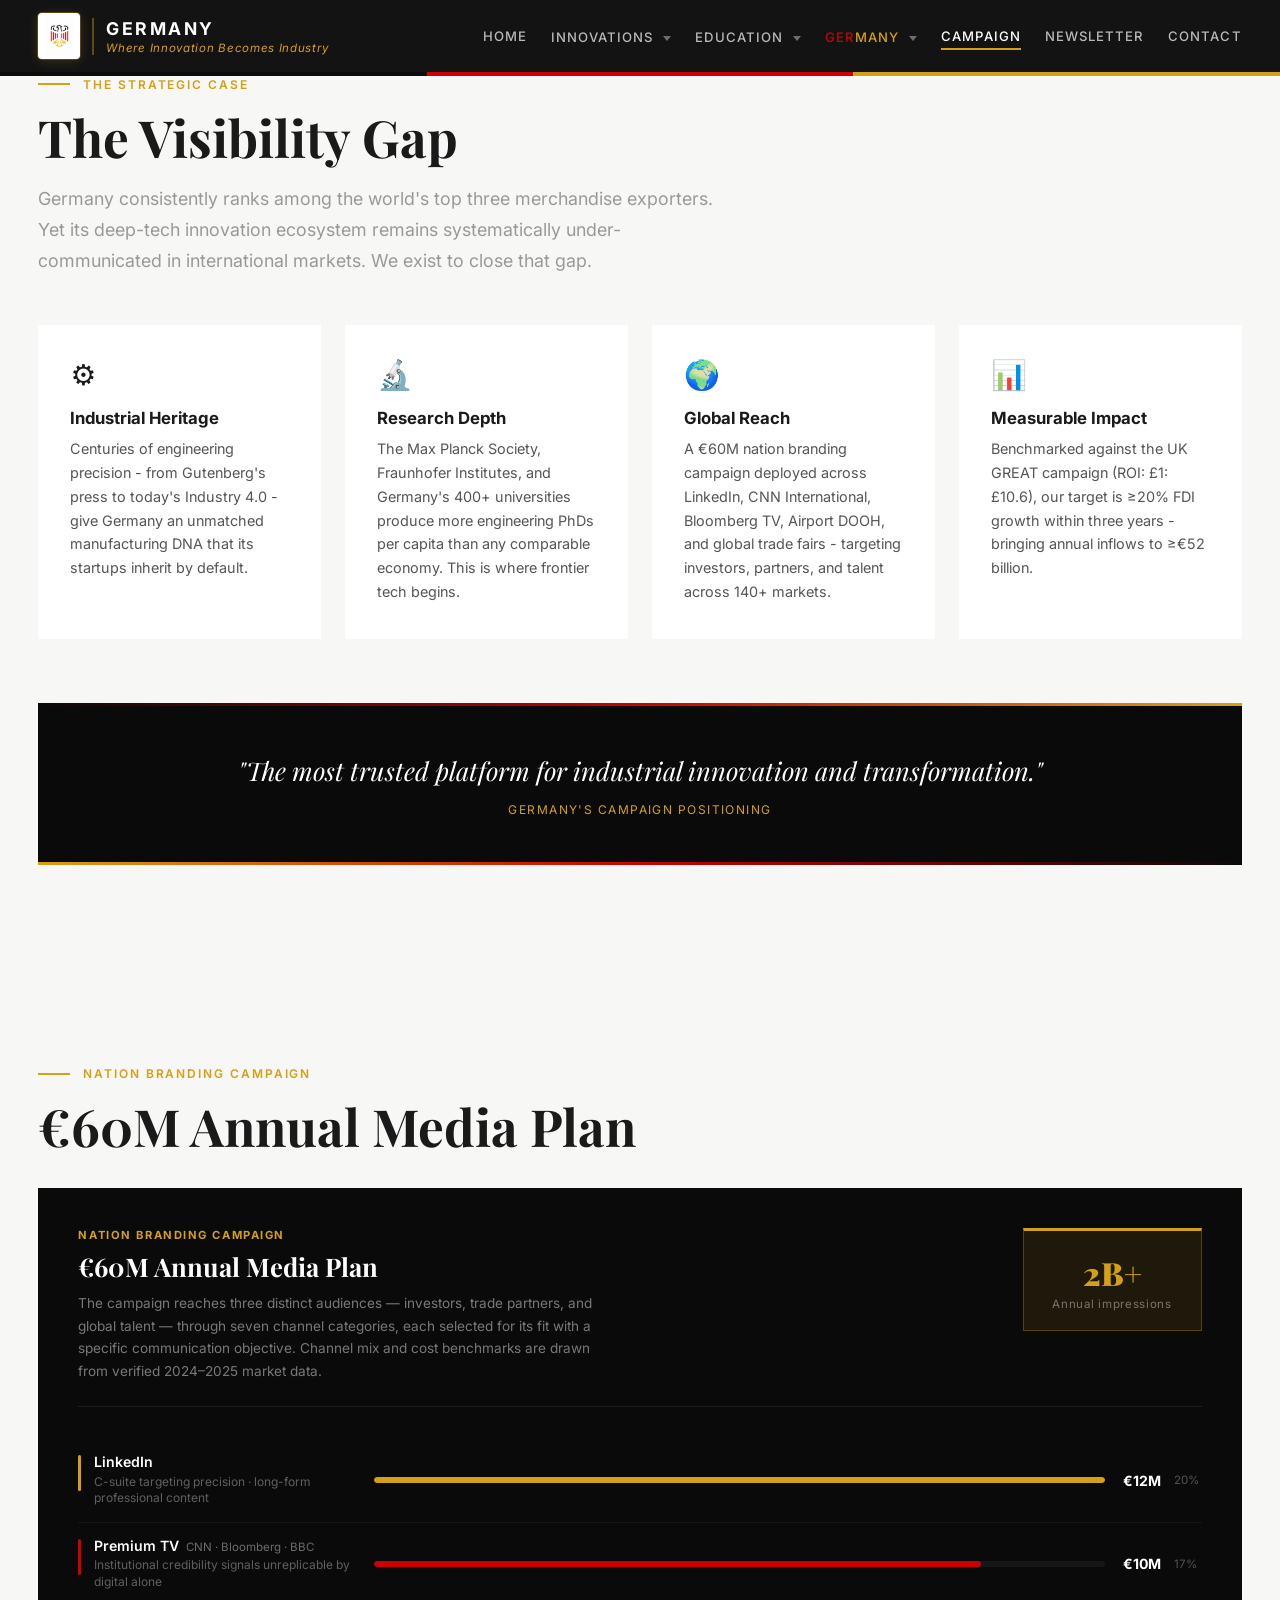
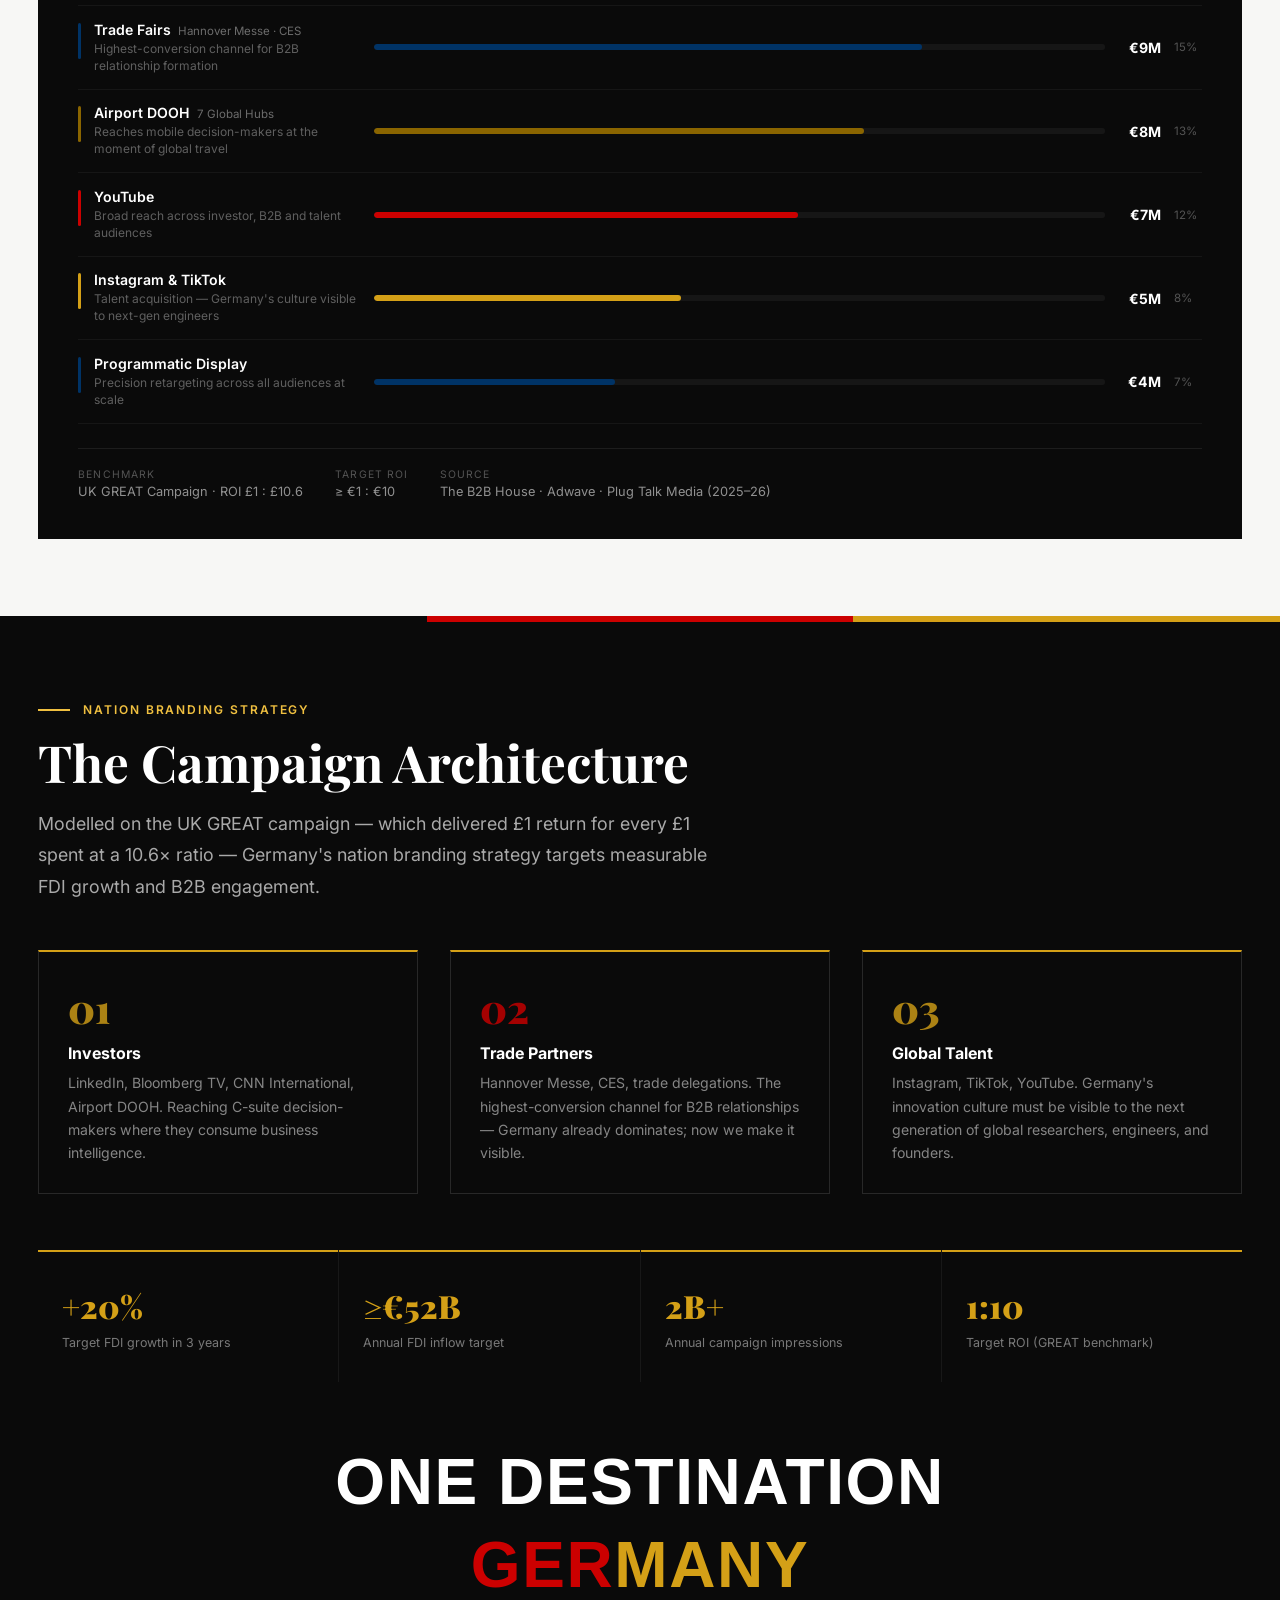
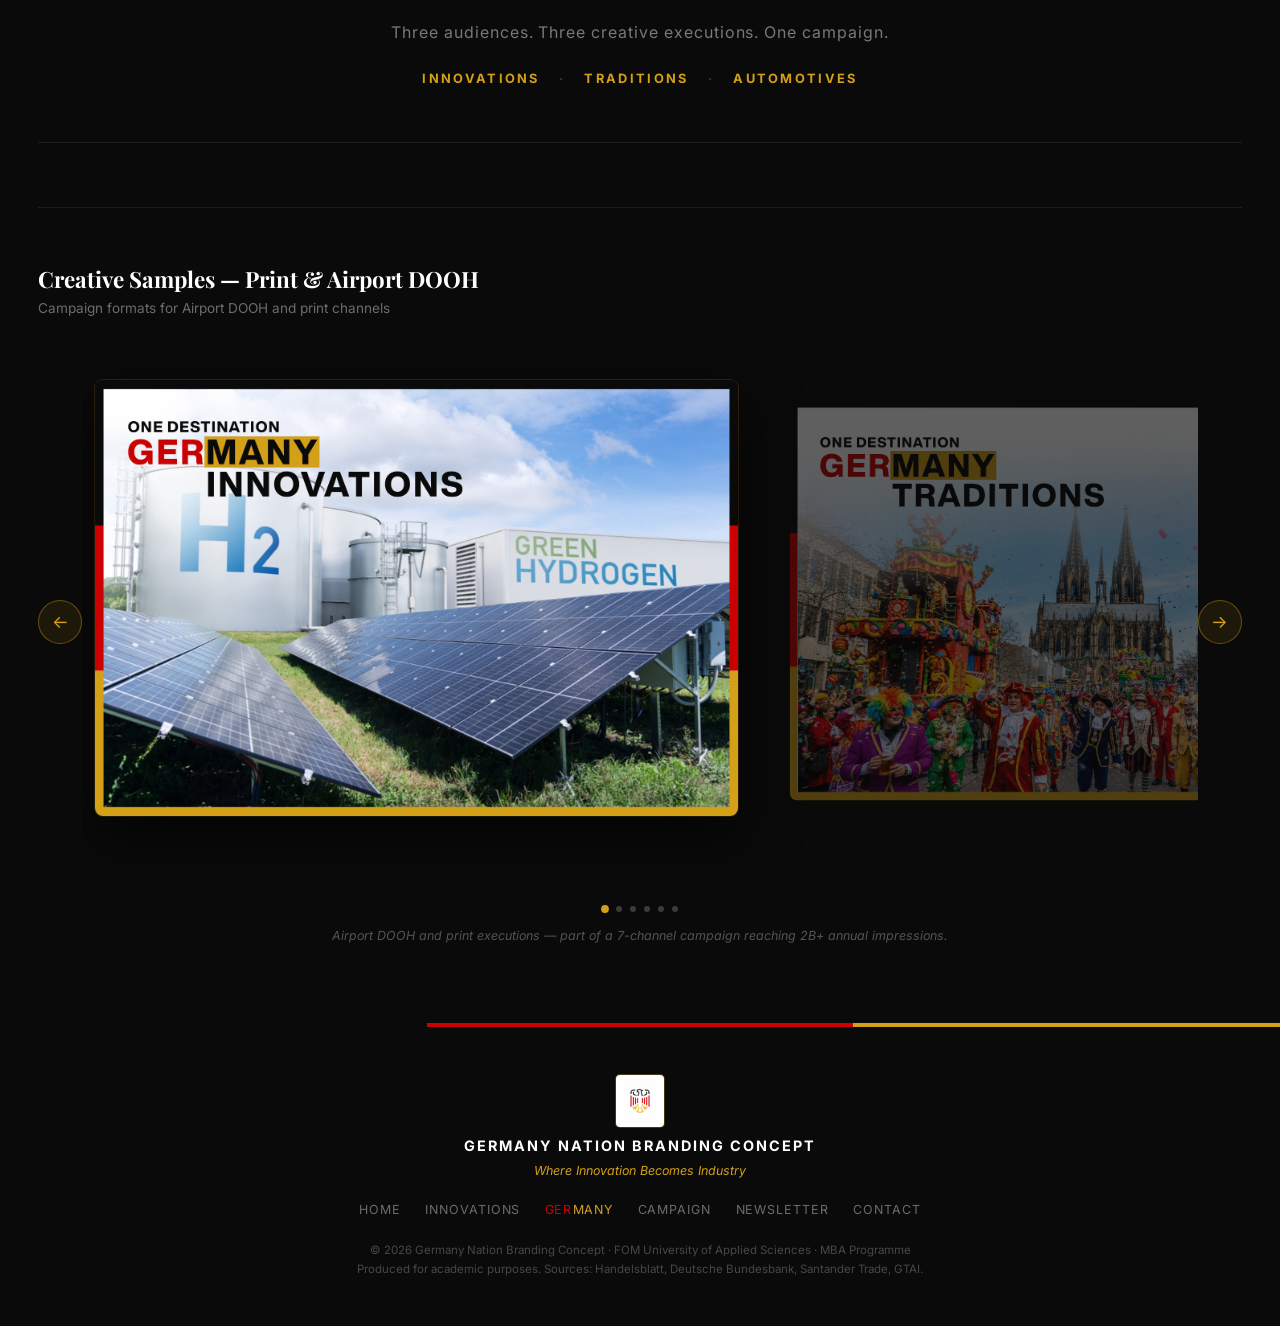
<file: campaign.html>
<!DOCTYPE html>
<html lang="en">
<head>
  <meta charset="UTF-8" />
  <meta name="viewport" content="width=device-width, initial-scale=1.0" />
  <title>Campaign Architecture — Germany Innovation</title>
  <link rel="preconnect" href="https://fonts.googleapis.com" />
  <link href="https://fonts.googleapis.com/css2?family=Playfair+Display:ital,wght@0,400;0,700;0,900;1,400&family=Inter:wght@300;400;500;600;700&display=swap" rel="stylesheet" />
  <link rel="stylesheet" href="style.css" />
</head>
<body>


<!-- ═══════════════════════════════════════════════
     NAVBAR
════════════════════════════════════════════════ -->
<header class="navbar" id="navbar">
  <div class="navbar__inner">
    <a href="index.html" class="navbar__logo">
      <img src="images/Adler_modern.png" class="logo-bundesadler" alt="Bundesadler" />
      <span class="logo-text">GER<span class="logo-many">MANY</span><span class="logo-sub">Where Innovation Becomes Industry</span></span>
    </a>

        <nav class="navbar__links" id="navLinks">
      <a href="index.html" class="nav-link">Home</a>
      <div class="nav-dropdown">
        <a href="innovations.html" class="nav-link has-dropdown">Innovations <span class="nav-caret"></span></a>
        <div class="nav-dropdown__menu">
          <a href="innovations.html#energy">Energy</a>
          <a href="innovations.html#ai">Artificial Intelligence</a>
          <a href="innovations.html#semicon">Semiconductors</a>
          <a href="innovations.html#biotech">Biomedical</a>
          <a href="innovations.html#quantum">Quantum</a>
          <a href="innovations.html#photonics">Photonics</a>
        </div>
      </div>
      <div class="nav-dropdown">
        <a href="education.html" class="nav-link has-dropdown">Education <span class="nav-caret"></span></a>
        <div class="nav-dropdown__menu">
          <a href="education.html#universities">Universities</a>
          <a href="education.html#research">Research Networks</a>
          <a href="education.html#scholarships">Scholarships</a>
          <a href="education.html#studentlife">Student Life</a>
        </div>
      </div>
      <div class="nav-dropdown">
        <a href="germany.html" class="nav-link has-dropdown"><span class="brand-ger">GER</span><span class="brand-many">MANY</span> <span class="nav-caret"></span></a>
        <div class="nav-dropdown__menu">
          <a href="germany.html#innovations"><span class="brand-ger">GER</span><span class="brand-many">MANY</span> Innovations</a>
          <a href="germany.html#traditions"><span class="brand-ger">GER</span><span class="brand-many">MANY</span> Traditions</a>
          <a href="germany.html#education"><span class="brand-ger">GER</span><span class="brand-many">MANY</span> Education</a>
          <a href="germany.html#landscapes"><span class="brand-ger">GER</span><span class="brand-many">MANY</span> Landscapes</a>
          <a href="germany.html#automotives"><span class="brand-ger">GER</span><span class="brand-many">MANY</span> Automotives</a>
        </div>
      </div>
      <a href="campaign.html" class="nav-link active">Campaign</a>
      <a href="newsletter.html" class="nav-link">Newsletter</a>
      <a href="contact.html" class="nav-link">Contact</a>
    </nav>

    <button class="hamburger" id="hamburger" aria-label="Menu">
      <span></span><span></span><span></span>
    </button>
  </div>
  <!-- German flag stripe -->
  <div class="flag-stripe">
    <div class="stripe black"></div>
    <div class="stripe red"></div>
    <div class="stripe gold"></div>
  </div>
</header>

<!-- ═══════════════════════════════════════════════
     THE STRATEGIC CASE — moved from homepage
════════════════════════════════════════════════ -->
<section class="section mission" id="strategic-case">
  <div class="section__inner">
    <div class="section__label">
      <div class="label-line"></div>
      The Strategic Case
    </div>
    <h2 class="section__title">The Visibility Gap</h2>
    <p class="section__lead">
      Germany consistently ranks among the world's top three merchandise exporters.
      Yet its deep-tech innovation ecosystem remains systematically under-communicated
      in international markets. We exist to close that gap.
    </p>

    <div class="mission__grid">
      <div class="mission__card">
        <div class="card-icon gold-icon">&#9881;&#65039;</div>
        <h3>Industrial Heritage</h3>
        <p>Centuries of engineering precision - from Gutenberg's press to today's Industry 4.0 - give Germany an unmatched manufacturing DNA that its startups inherit by default.</p>
      </div>
      <div class="mission__card">
        <div class="card-icon red-icon">&#128300;</div>
        <h3>Research Depth</h3>
        <p>The Max Planck Society, Fraunhofer Institutes, and Germany's 400+ universities produce more engineering PhDs per capita than any comparable economy. This is where frontier tech begins.</p>
      </div>
      <div class="mission__card">
        <div class="card-icon black-icon">&#127757;</div>
        <h3>Global Reach</h3>
        <p>A &euro;60M nation branding campaign deployed across LinkedIn, CNN International, Bloomberg TV, Airport DOOH, and global trade fairs - targeting investors, partners, and talent across 140+ markets.</p>
      </div>
      <div class="mission__card">
        <div class="card-icon gold-icon">&#128202;</div>
        <h3>Measurable Impact</h3>
        <p>Benchmarked against the UK GREAT campaign (ROI: &pound;1:&pound;10.6), our target is &ge;20% FDI growth within three years - bringing annual inflows to &ge;&euro;52 billion.</p>
      </div>
    </div>

    <div class="positioning">
      <div class="positioning__quote">
        "The most trusted platform for industrial innovation and transformation."
      </div>
      <div class="positioning__label">Germany's Campaign Positioning</div>
    </div>
  </div>
</section>

<!-- MEDIA PLAN -->
<section class="section mission" id="media-plan">
  <div class="section__inner">
    <div class="section__label"><div class="label-line"></div>Nation Branding Campaign</div>
    <h2 class="section__title">€60M Annual Media Plan</h2>
    <!-- Media Plan -->
    <div class="media-plan">
      <div class="media-plan__header">
        <div class="media-plan__title-block">
          <span class="media-plan__label">Nation Branding Campaign</span>
          <h3 class="media-plan__title">€60M Annual Media Plan</h3>
          <p class="media-plan__intro">
            The campaign reaches three distinct audiences — investors, trade partners, and global talent —
            through seven channel categories, each selected for its fit with a specific communication objective.
            Channel mix and cost benchmarks are drawn from verified 2024–2025 market data.
          </p>
        </div>
        <div class="media-plan__total-box">
          <span class="mt-num">2B+</span>
          <span class="mt-label">Annual impressions</span>
        </div>
      </div>

      <div class="media-grid">
        <div class="media-item" data-audience="Investors · B2B">
          <div class="mi-left">
            <div class="mi-color" style="background:#D4A017"></div>
            <div class="mi-meta">
              <span class="mi-channel">LinkedIn</span>
              <span class="mi-why">C-suite targeting precision · long-form professional content</span>
            </div>
          </div>
          <div class="mi-right">
            <div class="mi-bar-wrap">
              <div class="mi-bar" style="--w:100%; background:#D4A017"></div>
            </div>
            <div class="mi-figures">
              <span class="mi-budget">€12M</span>
              <span class="mi-share">20%</span>
            </div>
          </div>
        </div>

        <div class="media-item" data-audience="Investors">
          <div class="mi-left">
            <div class="mi-color" style="background:#CC0000"></div>
            <div class="mi-meta">
              <span class="mi-channel">Premium TV <span class="mi-sub">CNN · Bloomberg · BBC</span></span>
              <span class="mi-why">Institutional credibility signals unreplicable by digital alone</span>
            </div>
          </div>
          <div class="mi-right">
            <div class="mi-bar-wrap">
              <div class="mi-bar" style="--w:83%; background:#CC0000"></div>
            </div>
            <div class="mi-figures">
              <span class="mi-budget">€10M</span>
              <span class="mi-share">17%</span>
            </div>
          </div>
        </div>

        <div class="media-item" data-audience="Investors · B2B">
          <div class="mi-left">
            <div class="mi-color" style="background:#003366"></div>
            <div class="mi-meta">
              <span class="mi-channel">Trade Fairs <span class="mi-sub">Hannover Messe · CES</span></span>
              <span class="mi-why">Highest-conversion channel for B2B relationship formation</span>
            </div>
          </div>
          <div class="mi-right">
            <div class="mi-bar-wrap">
              <div class="mi-bar" style="--w:75%; background:#003366"></div>
            </div>
            <div class="mi-figures">
              <span class="mi-budget">€9M</span>
              <span class="mi-share">15%</span>
            </div>
          </div>
        </div>

        <div class="media-item" data-audience="Investors · B2B">
          <div class="mi-left">
            <div class="mi-color" style="background:#8a6500"></div>
            <div class="mi-meta">
              <span class="mi-channel">Airport DOOH <span class="mi-sub">7 Global Hubs</span></span>
              <span class="mi-why">Reaches mobile decision-makers at the moment of global travel</span>
            </div>
          </div>
          <div class="mi-right">
            <div class="mi-bar-wrap">
              <div class="mi-bar" style="--w:67%; background:#8a6500"></div>
            </div>
            <div class="mi-figures">
              <span class="mi-budget">€8M</span>
              <span class="mi-share">13%</span>
            </div>
          </div>
        </div>

        <div class="media-item" data-audience="All Groups">
          <div class="mi-left">
            <div class="mi-color" style="background:#CC0000"></div>
            <div class="mi-meta">
              <span class="mi-channel">YouTube</span>
              <span class="mi-why">Broad reach across investor, B2B and talent audiences</span>
            </div>
          </div>
          <div class="mi-right">
            <div class="mi-bar-wrap">
              <div class="mi-bar" style="--w:58%; background:#CC0000"></div>
            </div>
            <div class="mi-figures">
              <span class="mi-budget">€7M</span>
              <span class="mi-share">12%</span>
            </div>
          </div>
        </div>

        <div class="media-item" data-audience="Talent">
          <div class="mi-left">
            <div class="mi-color" style="background:#D4A017"></div>
            <div class="mi-meta">
              <span class="mi-channel">Instagram &amp; TikTok</span>
              <span class="mi-why">Talent acquisition — Germany's culture visible to next-gen engineers</span>
            </div>
          </div>
          <div class="mi-right">
            <div class="mi-bar-wrap">
              <div class="mi-bar" style="--w:42%; background:#D4A017"></div>
            </div>
            <div class="mi-figures">
              <span class="mi-budget">€5M</span>
              <span class="mi-share">8%</span>
            </div>
          </div>
        </div>

        <div class="media-item" data-audience="All Groups">
          <div class="mi-left">
            <div class="mi-color" style="background:#003366"></div>
            <div class="mi-meta">
              <span class="mi-channel">Programmatic Display</span>
              <span class="mi-why">Precision retargeting across all audiences at scale</span>
            </div>
          </div>
          <div class="mi-right">
            <div class="mi-bar-wrap">
              <div class="mi-bar" style="--w:33%; background:#003366"></div>
            </div>
            <div class="mi-figures">
              <span class="mi-budget">€4M</span>
              <span class="mi-share">7%</span>
            </div>
          </div>
        </div>
      </div>

      <div class="media-plan__footer">
        <div class="mpf-item">
          <span class="mpf-label">Benchmark</span>
          <span class="mpf-val">UK GREAT Campaign · ROI £1 : £10.6</span>
        </div>
        <div class="mpf-item">
          <span class="mpf-label">Target ROI</span>
          <span class="mpf-val">≥ €1 : €10</span>
        </div>
        <div class="mpf-item">
          <span class="mpf-label">Source</span>
          <span class="mpf-val">The B2B House · Adwave · Plug Talk Media (2025–26)</span>
        </div>
      </div>
    </div>
  </div>
</section>

<!-- ═══════════════════════════════════════════════
     CAMPAIGN SECTION
════════════════════════════════════════════════ -->
<section class="section campaign" id="campaign">
  <div class="campaign__bg">
    <div class="campaign__flag-bar">
      <div class="fb black"></div>
      <div class="fb red"></div>
      <div class="fb gold"></div>
    </div>
  </div>
  <div class="section__inner campaign__inner">
    <div class="section__label light">
      <div class="label-line light"></div>
      Nation Branding Strategy
    </div>
    <h2 class="section__title light">The Campaign Architecture</h2>
    <p class="section__lead light">
      Modelled on the UK GREAT campaign — which delivered £1 return for every £1 spent at a 10.6× ratio —
      Germany's nation branding strategy targets measurable FDI growth and B2B engagement.
    </p>

    <div class="campaign__pillars">
      <div class="pillar">
        <div class="pillar__num gold-text">01</div>
        <h4>Investors</h4>
        <p>LinkedIn, Bloomberg TV, CNN International, Airport DOOH. Reaching C-suite decision-makers where they consume business intelligence.</p>
      </div>
      <div class="pillar">
        <div class="pillar__num red-text">02</div>
        <h4>Trade Partners</h4>
        <p>Hannover Messe, CES, trade delegations. The highest-conversion channel for B2B relationships — Germany already dominates; now we make it visible.</p>
      </div>
      <div class="pillar">
        <div class="pillar__num gold-text">03</div>
        <h4>Global Talent</h4>
        <p>Instagram, TikTok, YouTube. Germany's innovation culture must be visible to the next generation of global researchers, engineers, and founders.</p>
      </div>
    </div>

    <div class="kpi-row">
      <div class="kpi"><span class="kpi-val">+20%</span><span class="kpi-label">Target FDI growth in 3 years</span></div>
      <div class="kpi"><span class="kpi-val">≥€52B</span><span class="kpi-label">Annual FDI inflow target</span></div>
      <div class="kpi"><span class="kpi-val">2B+</span><span class="kpi-label">Annual campaign impressions</span></div>
      <div class="kpi"><span class="kpi-val">1:10</span><span class="kpi-label">Target ROI (GREAT benchmark)</span></div>
    </div>

    <!-- ── ONE DESTINATION ──────────────────────────────── -->
    <div class="one-dest">
      <div class="one-dest__headline">
        <span class="one-dest__od">ONE DESTINATION</span>
        <span class="one-dest__name"><span class="brand-ger">GER</span><span class="brand-many">MANY</span></span>
      </div>
      <p class="one-dest__sub">Three audiences. Three creative executions. One campaign.</p>
      <div class="one-dest__labels">
        <a href="germany.html#innovations" class="one-dest__label">INNOVATIONS</a>
        <span class="one-dest__dot">&middot;</span>
        <a href="germany.html#traditions" class="one-dest__label">TRADITIONS</a>
        <span class="one-dest__dot">&middot;</span>
        <a href="germany.html#automotives" class="one-dest__label">AUTOMOTIVES</a>
      </div>
    </div>

    <!-- ── Poster Carousel ─────────────────────────────── -->
    <div class="carousel-block">
      <h3 class="carousel-block__title">Creative Samples — Print &amp; Airport DOOH</h3>
      <p class="carousel-block__sub">Campaign formats for Airport DOOH and print channels</p>

      <div class="carousel" id="posterCarousel">
        <button class="carousel__arrow carousel__arrow--prev" onclick="carouselPrev()" aria-label="Previous">&#8592;</button>
        <div class="carousel__track-wrap">
          <div class="carousel__track" id="carouselTrack">
            <div class="carousel__slide">
              <img src="images/poster-innovations-hydrogen.jpeg" alt="Innovations — Green Hydrogen" />
            </div>
            <div class="carousel__slide">
              <img src="images/poster-traditions-carnival.jpeg" alt="Traditions — Cologne Carnival" />
            </div>
            <div class="carousel__slide">
              <img src="images/poster-traditions-christmas.jpeg" alt="Traditions — Dresden Christmas Market" />
            </div>
            <div class="carousel__slide">
              <img src="images/poster-automotives-mercedes.jpeg" alt="Automotives — Mercedes" />
            </div>
            <div class="carousel__slide">
              <img src="images/poster-mockup-airport.jpeg" alt="Airport DOOH Mockup" />
            </div>
            <div class="carousel__slide">
              <img src="images/poster-mockup-newspaper.jpeg" alt="Newspaper Print Mockup" />
            </div>
          </div>
        </div>
        <button class="carousel__arrow carousel__arrow--next" onclick="carouselNext()" aria-label="Next">&#8594;</button>
      </div>

      <div class="carousel__dots" id="carouselDots"></div>
      <p class="carousel__caption">Airport DOOH and print executions — part of a 7-channel campaign reaching 2B+ annual impressions.</p>
    </div>

  </div>
</section>

<!-- ═══════════════════════════════════════════════
     FOOTER
════════════════════════════════════════════════ -->
<footer class="footer">
  <div class="flag-stripe">
    <div class="stripe black"></div>
    <div class="stripe red"></div>
    <div class="stripe gold"></div>
  </div>
  <div class="footer__inner">
    <div class="footer__brand">
      <img src="images/Adler_modern.png" class="footer-adler" alt="Bundesadler" />
      <span class="footer__name">GERMANY NATION BRANDING CONCEPT</span>
      <span class="footer__tagline">Where Innovation Becomes Industry</span>
    </div>
        <div class="footer__links">
      <a href="index.html">Home</a>
      <a href="innovations.html">Innovations</a>
      <a href="germany.html"><span class="brand-ger">GER</span><span class="brand-many">MANY</span></a>
      <a href="campaign.html">Campaign</a>
      <a href="newsletter.html">Newsletter</a>
      <a href="contact.html">Contact</a>
    </div>
    <div class="footer__copy">
      © 2026 Germany Nation Branding Concept · FOM University of Applied Sciences · MBA Programme<br/>
      Produced for academic purposes. Sources: Handelsblatt, Deutsche Bundesbank, Santander Trade, GTAI.
    </div>
  </div>
</footer>
<script src="script.js"></script>
</body>
</html>
</file>
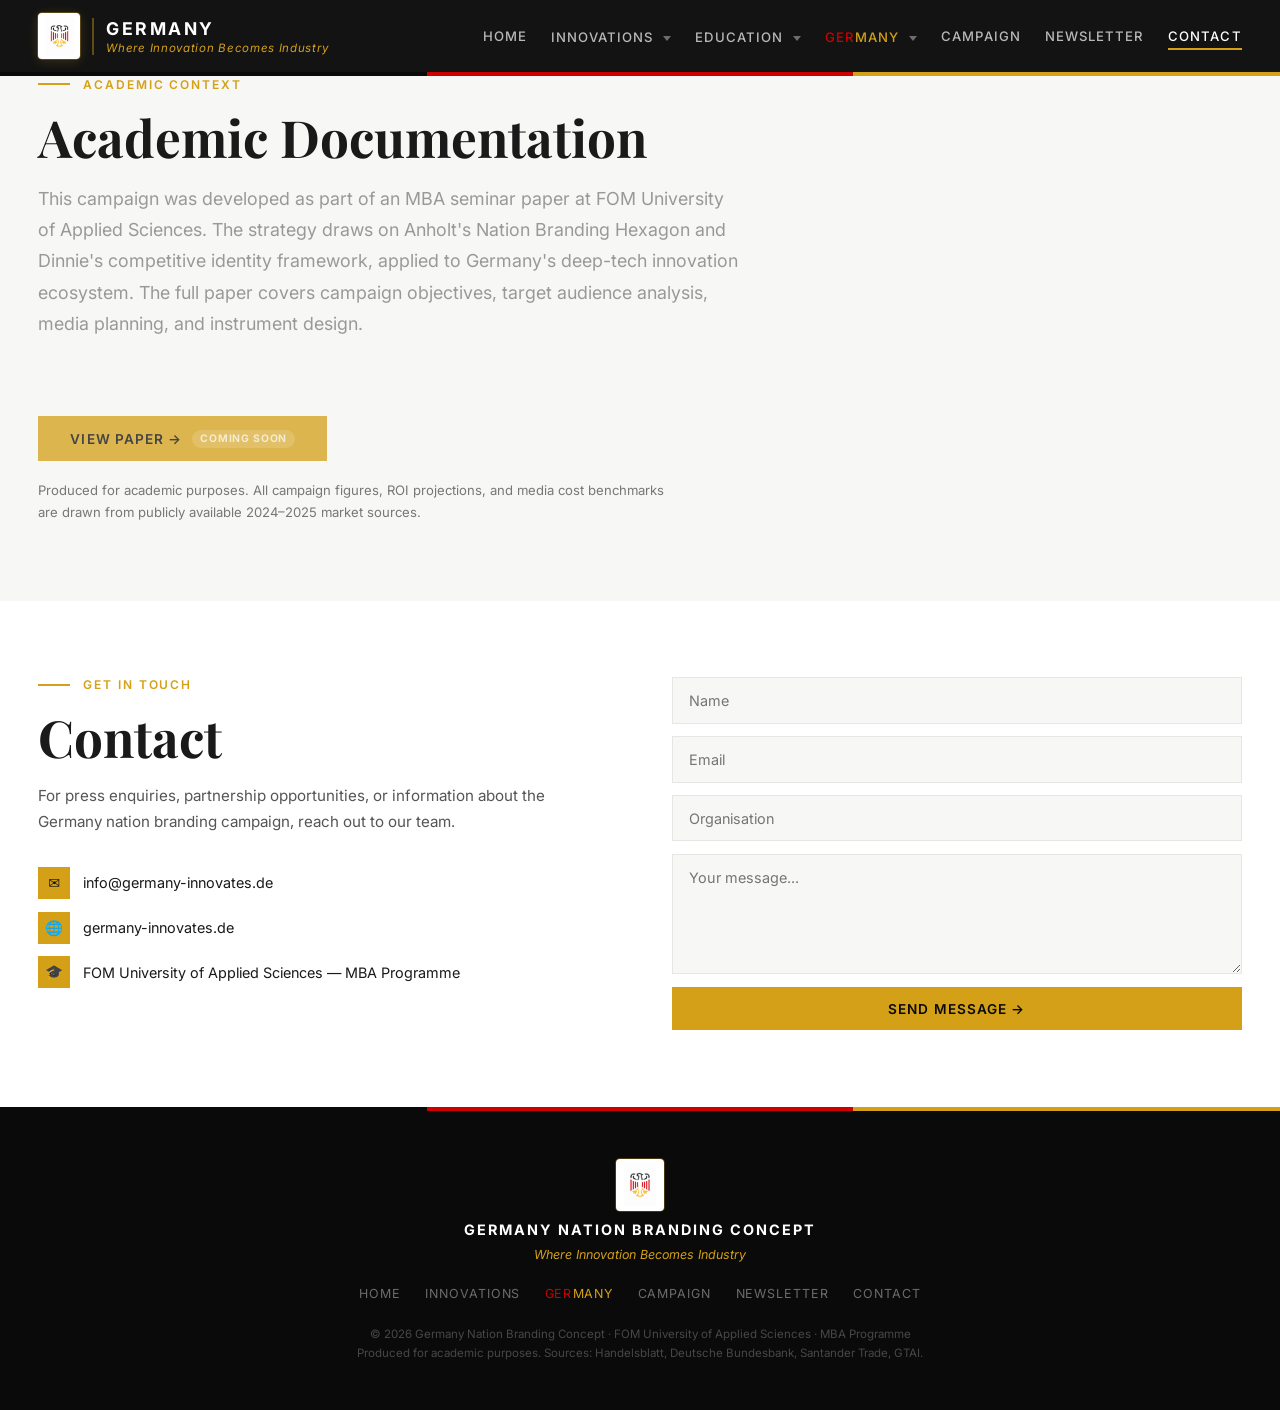
<file: contact.html>
<!DOCTYPE html>
<html lang="en">
<head>
  <meta charset="UTF-8" />
  <meta name="viewport" content="width=device-width, initial-scale=1.0" />
  <title>Contact — Germany Innovation</title>
  <link rel="preconnect" href="https://fonts.googleapis.com" />
  <link href="https://fonts.googleapis.com/css2?family=Playfair+Display:ital,wght@0,400;0,700;0,900;1,400&family=Inter:wght@300;400;500;600;700&display=swap" rel="stylesheet" />
  <link rel="stylesheet" href="style.css" />
</head>
<body>


<!-- ═══════════════════════════════════════════════
     NAVBAR
════════════════════════════════════════════════ -->
<header class="navbar" id="navbar">
  <div class="navbar__inner">
    <a href="index.html" class="navbar__logo">
      <img src="images/Adler_modern.png" class="logo-bundesadler" alt="Bundesadler" />
      <span class="logo-text">GER<span class="logo-many">MANY</span><span class="logo-sub">Where Innovation Becomes Industry</span></span>
    </a>

        <nav class="navbar__links" id="navLinks">
      <a href="index.html" class="nav-link">Home</a>
      <div class="nav-dropdown">
        <a href="innovations.html" class="nav-link has-dropdown">Innovations <span class="nav-caret"></span></a>
        <div class="nav-dropdown__menu">
          <a href="innovations.html#energy">Energy</a>
          <a href="innovations.html#ai">Artificial Intelligence</a>
          <a href="innovations.html#semicon">Semiconductors</a>
          <a href="innovations.html#biotech">Biomedical</a>
          <a href="innovations.html#quantum">Quantum</a>
          <a href="innovations.html#photonics">Photonics</a>
        </div>
      </div>
      <div class="nav-dropdown">
        <a href="education.html" class="nav-link has-dropdown">Education <span class="nav-caret"></span></a>
        <div class="nav-dropdown__menu">
          <a href="education.html#universities">Universities</a>
          <a href="education.html#research">Research Networks</a>
          <a href="education.html#scholarships">Scholarships</a>
          <a href="education.html#studentlife">Student Life</a>
        </div>
      </div>
      <div class="nav-dropdown">
        <a href="germany.html" class="nav-link has-dropdown"><span class="brand-ger">GER</span><span class="brand-many">MANY</span> <span class="nav-caret"></span></a>
        <div class="nav-dropdown__menu">
          <a href="germany.html#innovations"><span class="brand-ger">GER</span><span class="brand-many">MANY</span> Innovations</a>
          <a href="germany.html#traditions"><span class="brand-ger">GER</span><span class="brand-many">MANY</span> Traditions</a>
          <a href="germany.html#education"><span class="brand-ger">GER</span><span class="brand-many">MANY</span> Education</a>
          <a href="germany.html#landscapes"><span class="brand-ger">GER</span><span class="brand-many">MANY</span> Landscapes</a>
          <a href="germany.html#automotives"><span class="brand-ger">GER</span><span class="brand-many">MANY</span> Automotives</a>
        </div>
      </div>
      <a href="campaign.html" class="nav-link">Campaign</a>
      <a href="newsletter.html" class="nav-link">Newsletter</a>
      <a href="contact.html" class="nav-link active">Contact</a>
    </nav>

    <button class="hamburger" id="hamburger" aria-label="Menu">
      <span></span><span></span><span></span>
    </button>
  </div>
  <!-- German flag stripe -->
  <div class="flag-stripe">
    <div class="stripe black"></div>
    <div class="stripe red"></div>
    <div class="stripe gold"></div>
  </div>
</header>

<!-- ═══════════════════════════════════════════════
     ACADEMIC DOCUMENTATION
════════════════════════════════════════════════ -->
<section class="section academic-sec" id="academic">
  <div class="section__inner">
    <div class="section__label">
      <div class="label-line"></div>
      Academic Context
    </div>
    <h2 class="section__title">Academic Documentation</h2>
    <p class="section__lead">
      This campaign was developed as part of an MBA seminar paper at FOM University of Applied Sciences.
      The strategy draws on Anholt's Nation Branding Hexagon and Dinnie's competitive identity framework,
      applied to Germany's deep-tech innovation ecosystem. The full paper covers campaign objectives,
      target audience analysis, media planning, and instrument design.
    </p>
    <a href="javascript:void(0)" class="btn btn--gold academic-btn academic-btn--soon" title="Paper upload coming soon">View Paper → <span class="soon-badge">Coming Soon</span></a>
    <p class="academic-note">
      Produced for academic purposes. All campaign figures, ROI projections, and media cost benchmarks
      are drawn from publicly available 2024–2025 market sources.
    </p>
  </div>
</section>

<!-- ═══════════════════════════════════════════════
     CONTACT
════════════════════════════════════════════════ -->
<section class="section contact-sec" id="contact">
  <div class="section__inner contact__inner">
    <div class="contact__left">
      <div class="section__label">
        <div class="label-line"></div>
        Get in Touch
      </div>
      <h2 class="section__title">Contact</h2>
      <p>For press enquiries, partnership opportunities, or information about the Germany nation branding campaign, reach out to our team.</p>
      <div class="contact-items">
        <div class="contact-item">
          <span class="ci-icon">✉</span>
          <span>info@germany-innovates.de</span>
        </div>
        <div class="contact-item">
          <span class="ci-icon">🌐</span>
          <span>germany-innovates.de</span>
        </div>
        <div class="contact-item">
          <span class="ci-icon">🎓</span>
          <span>FOM University of Applied Sciences — MBA Programme</span>
        </div>
      </div>
    </div>
    <div class="contact__right">
      <form class="contact-form" onsubmit="handleContact(event)">
        <input type="text" placeholder="Name" class="form-input" required />
        <input type="email" placeholder="Email" class="form-input" required />
        <input type="text" placeholder="Organisation" class="form-input" />
        <textarea placeholder="Your message..." class="form-input form-textarea" rows="4" required></textarea>
        <button type="submit" class="btn btn--gold btn--full">Send Message →</button>
      </form>
      <div class="contact-confirm" id="contactConfirm">
        ✓ Message sent! We will be in touch shortly.
      </div>
    </div>
  </div>
</section>

<!-- ═══════════════════════════════════════════════
     FOOTER
════════════════════════════════════════════════ -->
<footer class="footer">
  <div class="flag-stripe">
    <div class="stripe black"></div>
    <div class="stripe red"></div>
    <div class="stripe gold"></div>
  </div>
  <div class="footer__inner">
    <div class="footer__brand">
      <img src="images/Adler_modern.png" class="footer-adler" alt="Bundesadler" />
      <span class="footer__name">GERMANY NATION BRANDING CONCEPT</span>
      <span class="footer__tagline">Where Innovation Becomes Industry</span>
    </div>
        <div class="footer__links">
      <a href="index.html">Home</a>
      <a href="innovations.html">Innovations</a>
      <a href="germany.html"><span class="brand-ger">GER</span><span class="brand-many">MANY</span></a>
      <a href="campaign.html">Campaign</a>
      <a href="newsletter.html">Newsletter</a>
      <a href="contact.html">Contact</a>
    </div>
    <div class="footer__copy">
      © 2026 Germany Nation Branding Concept · FOM University of Applied Sciences · MBA Programme<br/>
      Produced for academic purposes. Sources: Handelsblatt, Deutsche Bundesbank, Santander Trade, GTAI.
    </div>
  </div>
</footer>
<script src="script.js"></script>
</body>
</html>
</file>
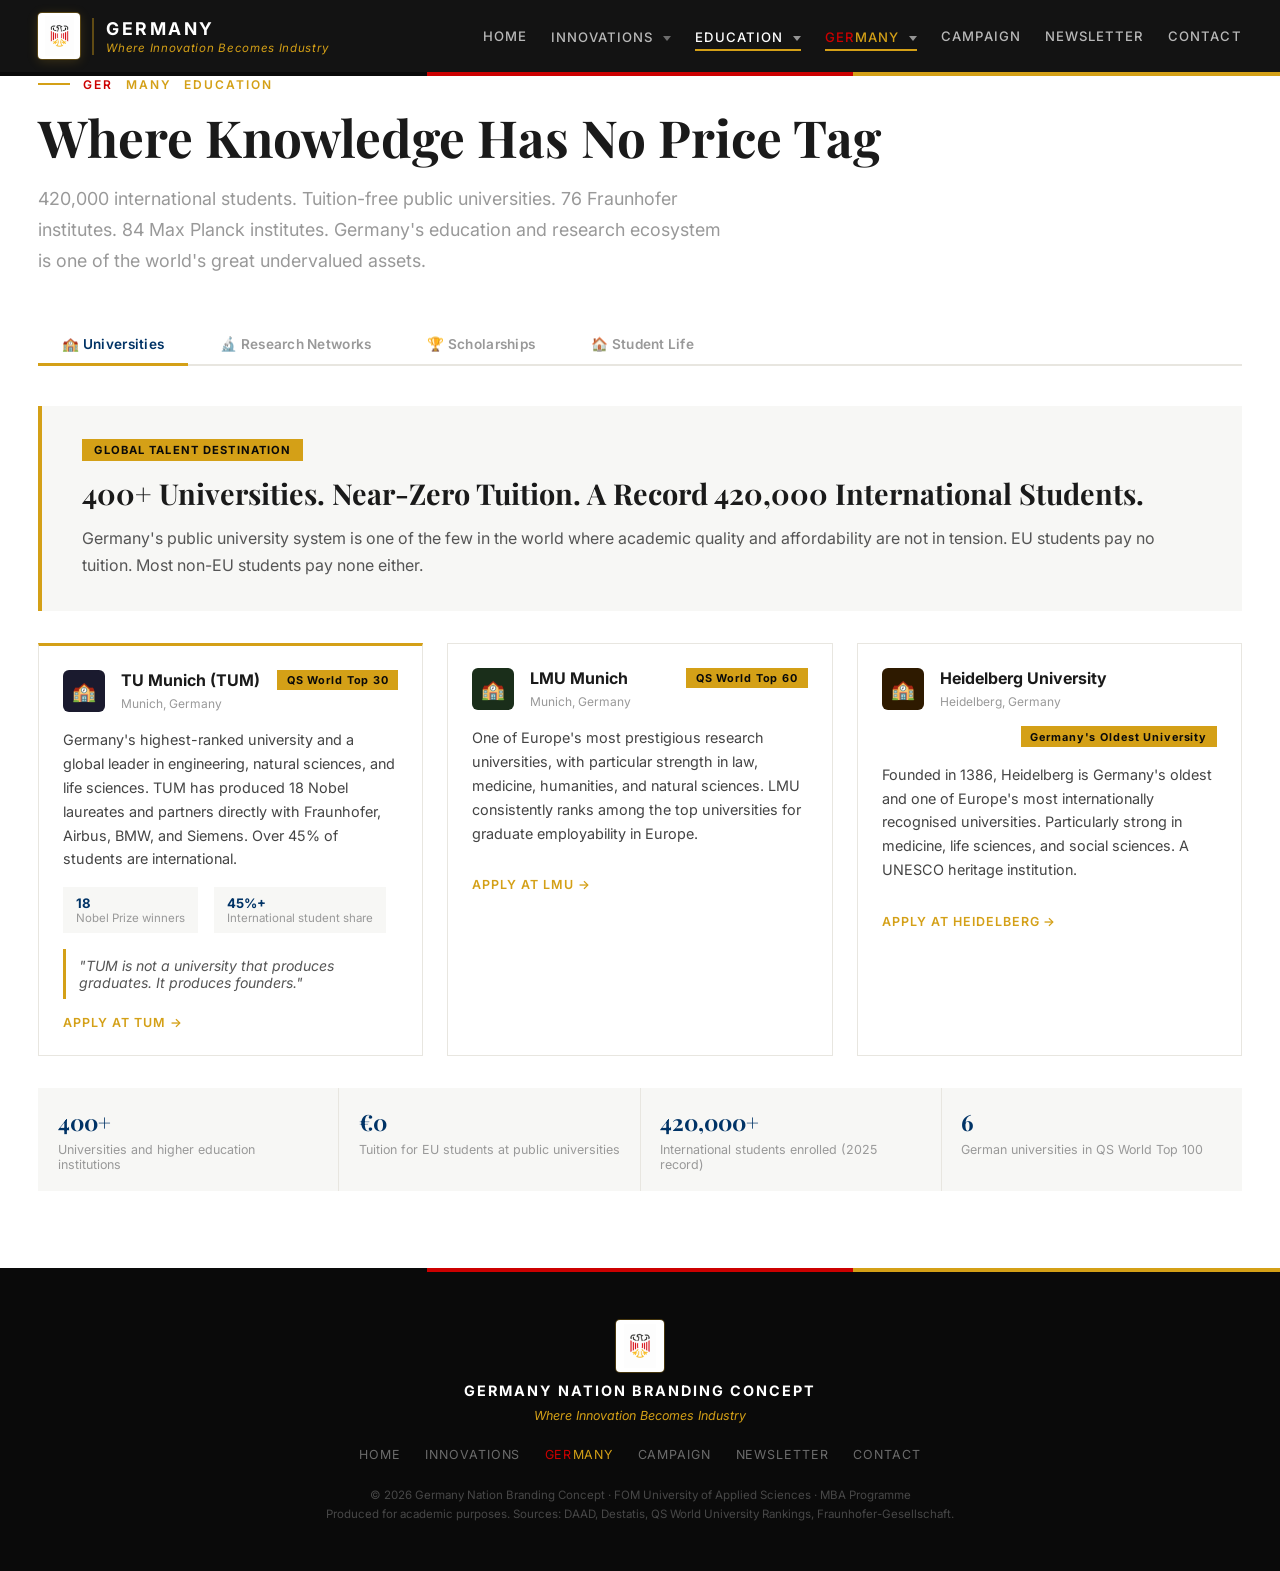
<file: education.html>
<!DOCTYPE html>
<html lang="en">
<head>
  <meta charset="UTF-8" />
  <meta name="viewport" content="width=device-width, initial-scale=1.0" />
  <title>GerMANY Education — Germany Innovation</title>
  <link rel="preconnect" href="https://fonts.googleapis.com" />
  <link href="https://fonts.googleapis.com/css2?family=Playfair+Display:ital,wght@0,400;0,700;0,900;1,400&family=Inter:wght@300;400;500;600;700&display=swap" rel="stylesheet" />
  <link rel="stylesheet" href="style.css" />
</head>
<body>

<!-- ═══════════════════════════════════════════════
     NAVBAR
════════════════════════════════════════════════ -->
<header class="navbar" id="navbar">
  <div class="navbar__inner">
    <a href="index.html" class="navbar__logo">
      <img src="images/Adler_modern.png" class="logo-bundesadler" alt="Bundesadler" />
      <span class="logo-text">GER<span class="logo-many">MANY</span><span class="logo-sub">Where Innovation Becomes Industry</span></span>
    </a>

    <nav class="navbar__links" id="navLinks">
      <a href="index.html" class="nav-link">Home</a>
      <div class="nav-dropdown">
        <a href="innovations.html" class="nav-link has-dropdown">Innovations <span class="nav-caret"></span></a>
        <div class="nav-dropdown__menu">
          <a href="innovations.html#energy">Energy</a>
          <a href="innovations.html#ai">Artificial Intelligence</a>
          <a href="innovations.html#semicon">Semiconductors</a>
          <a href="innovations.html#biotech">Biomedical</a>
          <a href="innovations.html#quantum">Quantum</a>
          <a href="innovations.html#photonics">Photonics</a>
        </div>
      </div>
      <div class="nav-dropdown">
        <a href="education.html" class="nav-link has-dropdown active">Education <span class="nav-caret"></span></a>
        <div class="nav-dropdown__menu">
          <a href="education.html#universities">Universities</a>
          <a href="education.html#research">Research Networks</a>
          <a href="education.html#scholarships">Scholarships</a>
          <a href="education.html#studentlife">Student Life</a>
        </div>
      </div>
      <div class="nav-dropdown">
        <a href="germany.html" class="nav-link has-dropdown active"><span class="brand-ger">GER</span><span class="brand-many">MANY</span> <span class="nav-caret"></span></a>
        <div class="nav-dropdown__menu">
          <a href="germany.html#innovations"><span class="brand-ger">GER</span><span class="brand-many">MANY</span> Innovations</a>
          <a href="germany.html#traditions"><span class="brand-ger">GER</span><span class="brand-many">MANY</span> Traditions</a>
          <a href="germany.html#education"><span class="brand-ger">GER</span><span class="brand-many">MANY</span> Education</a>
          <a href="germany.html#landscapes"><span class="brand-ger">GER</span><span class="brand-many">MANY</span> Landscapes</a>
          <a href="germany.html#automotives"><span class="brand-ger">GER</span><span class="brand-many">MANY</span> Automotives</a>
        </div>
      </div>
      <a href="campaign.html" class="nav-link">Campaign</a>
      <a href="newsletter.html" class="nav-link">Newsletter</a>
      <a href="contact.html" class="nav-link">Contact</a>
    </nav>

    <button class="hamburger" id="hamburger" aria-label="Menu">
      <span></span><span></span><span></span>
    </button>
  </div>
  <div class="flag-stripe">
    <div class="stripe black"></div>
    <div class="stripe red"></div>
    <div class="stripe gold"></div>
  </div>
</header>

<!-- ═══════════════════════════════════════════════
     EDUCATION CHAPTER
════════════════════════════════════════════════ -->
<section class="section innovations" id="education">
  <div class="section__inner">
    <div class="section__label">
      <div class="label-line"></div>
      <span class="brand-ger">GER</span><span class="brand-many">MANY</span> Education
    </div>
    <h2 class="section__title">Where Knowledge Has No Price Tag</h2>
    <p class="section__lead">
      420,000 international students. Tuition-free public universities. 76 Fraunhofer institutes. 84 Max Planck institutes.
      Germany's education and research ecosystem is one of the world's great undervalued assets.
    </p>

    <!-- Tabs -->
    <div class="tabs">
      <button class="tab-btn active" data-tab="universities">&#127979; Universities</button>
      <button class="tab-btn" data-tab="research">&#128300; Research Networks</button>
      <button class="tab-btn" data-tab="scholarships">&#127942; Scholarships</button>
      <button class="tab-btn" data-tab="studentlife">&#127968; Student Life</button>
    </div>

    <!-- TAB: Universities -->
    <div class="tab-content active" id="tab-universities">
      <div class="spotlight-hero">
        <div class="spotlight-badge">Global Talent Destination</div>
        <h3>400+ Universities. Near-Zero Tuition. A Record 420,000 International Students.</h3>
        <p class="spotlight-lead">
          Germany's public university system is one of the few in the world where academic quality and
          affordability are not in tension. EU students pay no tuition. Most non-EU students pay none either.
        </p>
      </div>

      <div class="company-cards">
        <div class="company-card featured">
          <div class="company-card__header">
            <div class="company-icon" style="background:#1a1a2e">&#127979;</div>
            <div>
              <h4>TU Munich (TUM)</h4>
              <span class="company-city">Munich, Germany</span>
            </div>
            <div class="company-badge">QS World Top 30</div>
          </div>
          <p>Germany's highest-ranked university and a global leader in engineering, natural sciences, and life sciences. TUM has produced 18 Nobel laureates and partners directly with Fraunhofer, Airbus, BMW, and Siemens. Over 45% of students are international.</p>
          <div class="company-milestones">
            <div class="milestone"><span class="m-year">18</span><span class="m-text">Nobel Prize winners</span></div>
            <div class="milestone"><span class="m-year">45%+</span><span class="m-text">International student share</span></div>
          </div>
          <blockquote class="company-quote">
            "TUM is not a university that produces graduates. It produces founders."
          </blockquote>
          <a href="https://www.tum.de/en/studies/application" target="_blank" rel="noopener noreferrer" class="gm-card__cta" style="display:inline-block;margin-top:1rem">Apply at TUM &#8594;</a>
        </div>

        <div class="company-card">
          <div class="company-card__header">
            <div class="company-icon" style="background:#1a2e1a">&#127979;</div>
            <div>
              <h4>LMU Munich</h4>
              <span class="company-city">Munich, Germany</span>
            </div>
            <div class="company-badge">QS World Top 60</div>
          </div>
          <p>One of Europe's most prestigious research universities, with particular strength in law, medicine, humanities, and natural sciences. LMU consistently ranks among the top universities for graduate employability in Europe.</p>
          <a href="https://www.lmu.de/en/study/" target="_blank" rel="noopener noreferrer" class="gm-card__cta" style="display:inline-block;margin-top:1rem">Apply at LMU &#8594;</a>
        </div>

        <div class="company-card">
          <div class="company-card__header">
            <div class="company-icon" style="background:#2e1a00">&#127979;</div>
            <div>
              <h4>Heidelberg University</h4>
              <span class="company-city">Heidelberg, Germany</span>
            </div>
            <div class="company-badge">Germany's Oldest University</div>
          </div>
          <p>Founded in 1386, Heidelberg is Germany's oldest and one of Europe's most internationally recognised universities. Particularly strong in medicine, life sciences, and social sciences. A UNESCO heritage institution.</p>
          <a href="https://www.uni-heidelberg.de/en/study/applying-and-enrolling" target="_blank" rel="noopener noreferrer" class="gm-card__cta" style="display:inline-block;margin-top:1rem">Apply at Heidelberg &#8594;</a>
        </div>
      </div>

      <div class="data-strip">
        <div class="data-item"><strong>400+</strong><span>Universities and higher education institutions</span></div>
        <div class="data-item"><strong>&#8364;0</strong><span>Tuition for EU students at public universities</span></div>
        <div class="data-item"><strong>420,000+</strong><span>International students enrolled (2025 record)</span></div>
        <div class="data-item"><strong>6</strong><span>German universities in QS World Top 100</span></div>
      </div>
    </div>

    <!-- TAB: Research Networks -->
    <div class="tab-content" id="tab-research">
      <div class="spotlight-hero">
        <div class="spotlight-badge">Research Infrastructure</div>
        <h3>76 Fraunhofer Institutes. 84 Max Planck Institutes. One Ecosystem.</h3>
        <p class="spotlight-lead">
          Germany's research network is not just academic infrastructure. It is industrial leverage.
          Companies co-develop IP here that becomes global product.
        </p>
      </div>

      <div class="company-cards">
        <div class="company-card featured">
          <div class="company-card__header">
            <div class="company-icon" style="background:#1a1a2e">&#128300;</div>
            <div>
              <h4>Fraunhofer-Gesellschaft</h4>
              <span class="company-city">76 institutes across Germany</span>
            </div>
            <div class="company-badge">Applied Research Leader</div>
          </div>
          <p>Europe's largest applied research organisation. Fraunhofer bridges academic discovery and industrial production — its institutes work directly with companies on contract research, from semiconductor fabrication to AI systems, solar energy, and biomedical devices. The MP3 standard was invented here.</p>
          <div class="company-milestones">
            <div class="milestone"><span class="m-year">76</span><span class="m-text">Research institutes</span></div>
            <div class="milestone"><span class="m-year">32,000+</span><span class="m-text">Employees</span></div>
          </div>
          <blockquote class="company-quote">
            "Fraunhofer does not produce papers. It produces patents that become products."
          </blockquote>
          <a href="https://www.fraunhofer.de/en/research/" target="_blank" rel="noopener noreferrer" class="gm-card__cta" style="display:inline-block;margin-top:1rem">Explore Fraunhofer &#8594;</a>
        </div>

        <div class="company-card">
          <div class="company-card__header">
            <div class="company-icon" style="background:#1a2e1a">&#128300;</div>
            <div>
              <h4>Max Planck Society</h4>
              <span class="company-city">84 institutes across Germany</span>
            </div>
            <div class="company-badge">Basic Research Excellence</div>
          </div>
          <p>Germany's premier basic research organisation and one of the world's most cited scientific institutions. Max Planck researchers have received 30+ Nobel Prizes. Covers physics, chemistry, biology, neuroscience, social sciences, and humanities.</p>
          <div class="company-milestones">
            <div class="milestone"><span class="m-year">30+</span><span class="m-text">Nobel Prizes</span></div>
            <div class="milestone"><span class="m-year">84</span><span class="m-text">Research institutes</span></div>
          </div>
          <a href="https://www.mpg.de/en" target="_blank" rel="noopener noreferrer" class="gm-card__cta" style="display:inline-block;margin-top:1rem">Explore Max Planck &#8594;</a>
        </div>

        <div class="company-card">
          <div class="company-card__header">
            <div class="company-icon" style="background:#2e1a1a">&#128300;</div>
            <div>
              <h4>Helmholtz Association</h4>
              <span class="company-city">18 research centres</span>
            </div>
            <div class="company-badge">&#8364;5B Annual Budget</div>
          </div>
          <p>Germany's largest scientific organisation by budget. Helmholtz centres tackle large-scale research challenges in energy, earth and environment, aeronautics, health, and key technologies. Partners include DESY, GSI, and the German Cancer Research Center (DKFZ).</p>
          <a href="https://www.helmholtz.de/en/" target="_blank" rel="noopener noreferrer" class="gm-card__cta" style="display:inline-block;margin-top:1rem">Explore Helmholtz &#8594;</a>
        </div>
      </div>

      <div class="data-strip">
        <div class="data-item"><strong>76</strong><span>Fraunhofer institutes (applied research)</span></div>
        <div class="data-item"><strong>84</strong><span>Max Planck institutes (basic research)</span></div>
        <div class="data-item"><strong>3.17%</strong><span>German GDP invested in R&amp;D (2024)</span></div>
        <div class="data-item"><strong>Top 4</strong><span>Global R&amp;D spender (absolute terms)</span></div>
      </div>
    </div>

    <!-- TAB: Scholarships -->
    <div class="tab-content" id="tab-scholarships">
      <div class="spotlight-hero">
        <div class="spotlight-badge">Funding Your Studies</div>
        <h3>DAAD, Erasmus, and the Most Accessible Public University System in the World</h3>
        <p class="spotlight-lead">
          Even where tuition applies, Germany offers more scholarship pathways per student than
          almost any other destination. The DAAD alone funds over 140,000 scholars annually.
        </p>
      </div>

      <div class="company-cards">
        <div class="company-card featured">
          <div class="company-card__header">
            <div class="company-icon" style="background:#1a2e1a">&#127942;</div>
            <div>
              <h4>DAAD — German Academic Exchange Service</h4>
              <span class="company-city">Germany</span>
            </div>
            <div class="company-badge">140,000+ Scholars/Year</div>
          </div>
          <p>The world's largest funding organisation for international academic exchange. DAAD offers scholarships for all academic levels — from undergraduate study abroad grants to postdoctoral research fellowships — across 140+ countries. Its doctoral programmes provide full funding for 4-year PhD research at German institutions.</p>
          <div class="company-milestones">
            <div class="milestone"><span class="m-year">140,000+</span><span class="m-text">Scholars funded annually</span></div>
            <div class="milestone"><span class="m-year">140+</span><span class="m-text">Countries of origin represented</span></div>
          </div>
          <a href="https://www.daad.de/en/study-and-research-in-germany/scholarships/" target="_blank" rel="noopener noreferrer" class="gm-card__cta" style="display:inline-block;margin-top:1rem">Browse DAAD Scholarships &#8594;</a>
        </div>

        <div class="company-card">
          <div class="company-card__header">
            <div class="company-icon" style="background:#1a1a2e">&#127942;</div>
            <div>
              <h4>Deutschlandstipendium</h4>
              <span class="company-city">Federal Programme</span>
            </div>
            <div class="company-badge">&#8364;300/month</div>
          </div>
          <p>Germany's national merit scholarship, co-funded 50/50 by private companies and the federal government. Available to all enrolled students regardless of nationality. Over 28,000 scholarships awarded annually across all subject areas.</p>
          <a href="https://www.deutschlandstipendium.de/en/" target="_blank" rel="noopener noreferrer" class="gm-card__cta" style="display:inline-block;margin-top:1rem">Learn More &#8594;</a>
        </div>

        <div class="company-card">
          <div class="company-card__header">
            <div class="company-icon" style="background:#2e1a00">&#127942;</div>
            <div>
              <h4>Erasmus+ (EU Programme)</h4>
              <span class="company-city">EU-wide</span>
            </div>
            <div class="company-badge">EU Funded</div>
          </div>
          <p>EU students studying in Germany can combine tuition-free access with Erasmus+ mobility grants covering travel, accommodation, and living costs. Germany receives more Erasmus+ incoming students than any other EU country.</p>
          <a href="https://erasmus-plus.ec.europa.eu/" target="_blank" rel="noopener noreferrer" class="gm-card__cta" style="display:inline-block;margin-top:1rem">Erasmus+ Portal &#8594;</a>
        </div>
      </div>

      <div class="data-strip">
        <div class="data-item"><strong>&#8364;0–&#8364;1,500</strong><span>Tuition per semester depending on state and origin</span></div>
        <div class="data-item"><strong>&#8364;150–350</strong><span>Semester administration fee (all students)</span></div>
        <div class="data-item"><strong>&#8364;850–1,200</strong><span>Average monthly living costs</span></div>
        <div class="data-item"><strong>18 months</strong><span>Post-study job seeker visa for graduates</span></div>
      </div>
    </div>

    <!-- TAB: Student Life -->
    <div class="tab-content" id="tab-studentlife">
      <div class="spotlight-hero">
        <div class="spotlight-badge">Life in Germany</div>
        <h3>Study in Cities That Work as Hard as You Do</h3>
        <p class="spotlight-lead">
          Germany's university cities combine affordable living, excellent public transport,
          rich cultural scenes, and direct access to Europe's largest job market.
        </p>
      </div>

      <div class="company-cards">
        <div class="company-card featured">
          <div class="company-card__header">
            <div class="company-icon" style="background:#1a1a2e">&#127961;</div>
            <div>
              <h4>Munich</h4>
              <span class="company-city">Bavaria, Germany</span>
            </div>
            <div class="company-badge">Europe's Tech Capital</div>
          </div>
          <p>Home to TU Munich and LMU, and headquarters to BMW, Siemens, MAN, and Allianz. Munich combines world-class academia with direct access to Germany's most concentrated employer base. Consistently ranked among Europe's top student cities. LabCampus at Munich Airport is a flagship research-industry hub open to students and researchers.</p>
          <div class="company-milestones">
            <div class="milestone"><span class="m-year">2</span><span class="m-text">QS Top-100 universities</span></div>
            <div class="milestone"><span class="m-year">7,500+</span><span class="m-text">Tech startups in the city</span></div>
          </div>
          <a href="https://www.muenchen.de/en/living-in-munich/studying" target="_blank" rel="noopener noreferrer" class="gm-card__cta" style="display:inline-block;margin-top:1rem">Discover Munich &#8594;</a>
        </div>

        <div class="company-card">
          <div class="company-card__header">
            <div class="company-icon" style="background:#1a2e1a">&#127961;</div>
            <div>
              <h4>Berlin</h4>
              <span class="company-city">Germany</span>
            </div>
            <div class="company-badge">Startup Capital of Europe</div>
          </div>
          <p>Europe's most international city and home to Humboldt University, Freie Universitat, TU Berlin, and Charite - one of Europe's largest university hospitals. Berlin's startup scene (Zalando, N26, Delivery Hero) offers unmatched internship and career opportunities.</p>
          <a href="https://www.berlin.de/en/studying/" target="_blank" rel="noopener noreferrer" class="gm-card__cta" style="display:inline-block;margin-top:1rem">Discover Berlin &#8594;</a>
        </div>

        <div class="company-card">
          <div class="company-card__header">
            <div class="company-icon" style="background:#2e1a1a">&#127961;</div>
            <div>
              <h4>Heidelberg</h4>
              <span class="company-city">Baden-Württemberg, Germany</span>
            </div>
            <div class="company-badge">Classic University Town</div>
          </div>
          <p>Germany's original university city and one of Europe's most beautiful. Heidelberg combines a UNESCO-recognised old town, a 14th-century castle, and one of the continent's most cited research universities - all within 80 minutes of Frankfurt.</p>
          <a href="https://www.heidelberg.de/english/" target="_blank" rel="noopener noreferrer" class="gm-card__cta" style="display:inline-block;margin-top:1rem">Discover Heidelberg &#8594;</a>
        </div>
      </div>

      <div class="data-strip">
        <div class="data-item"><strong>#1</strong><span>India now largest source of international students in Germany</span></div>
        <div class="data-item"><strong>+6%</strong><span>International student growth year-on-year (2025)</span></div>
        <div class="data-item"><strong>18 mo.</strong><span>Post-study job seeker visa — find work after graduation</span></div>
        <div class="data-item"><strong>€20.7B</strong><span>German AI market by 2030 — the job market you graduate into</span></div>
      </div>
    </div>

  </div>
</section>

<!-- ═══════════════════════════════════════════════
     FOOTER
════════════════════════════════════════════════ -->
<footer class="footer">
  <div class="flag-stripe">
    <div class="stripe black"></div>
    <div class="stripe red"></div>
    <div class="stripe gold"></div>
  </div>
  <div class="footer__inner">
    <div class="footer__brand">
      <img src="images/Adler_modern.png" class="footer-adler" alt="Bundesadler" />
      <span class="footer__name">GERMANY NATION BRANDING CONCEPT</span>
      <span class="footer__tagline">Where Innovation Becomes Industry</span>
    </div>
    <div class="footer__links">
      <a href="index.html">Home</a>
      <a href="innovations.html">Innovations</a>
      <a href="germany.html"><span class="brand-ger">GER</span><span class="brand-many">MANY</span></a>
      <a href="campaign.html">Campaign</a>
      <a href="newsletter.html">Newsletter</a>
      <a href="contact.html">Contact</a>
    </div>
    <div class="footer__copy">
      &copy; 2026 Germany Nation Branding Concept &middot; FOM University of Applied Sciences &middot; MBA Programme<br/>
      Produced for academic purposes. Sources: DAAD, Destatis, QS World University Rankings, Fraunhofer-Gesellschaft.
    </div>
  </div>
</footer>
<script src="script.js"></script>
</body>
</html>
</file>
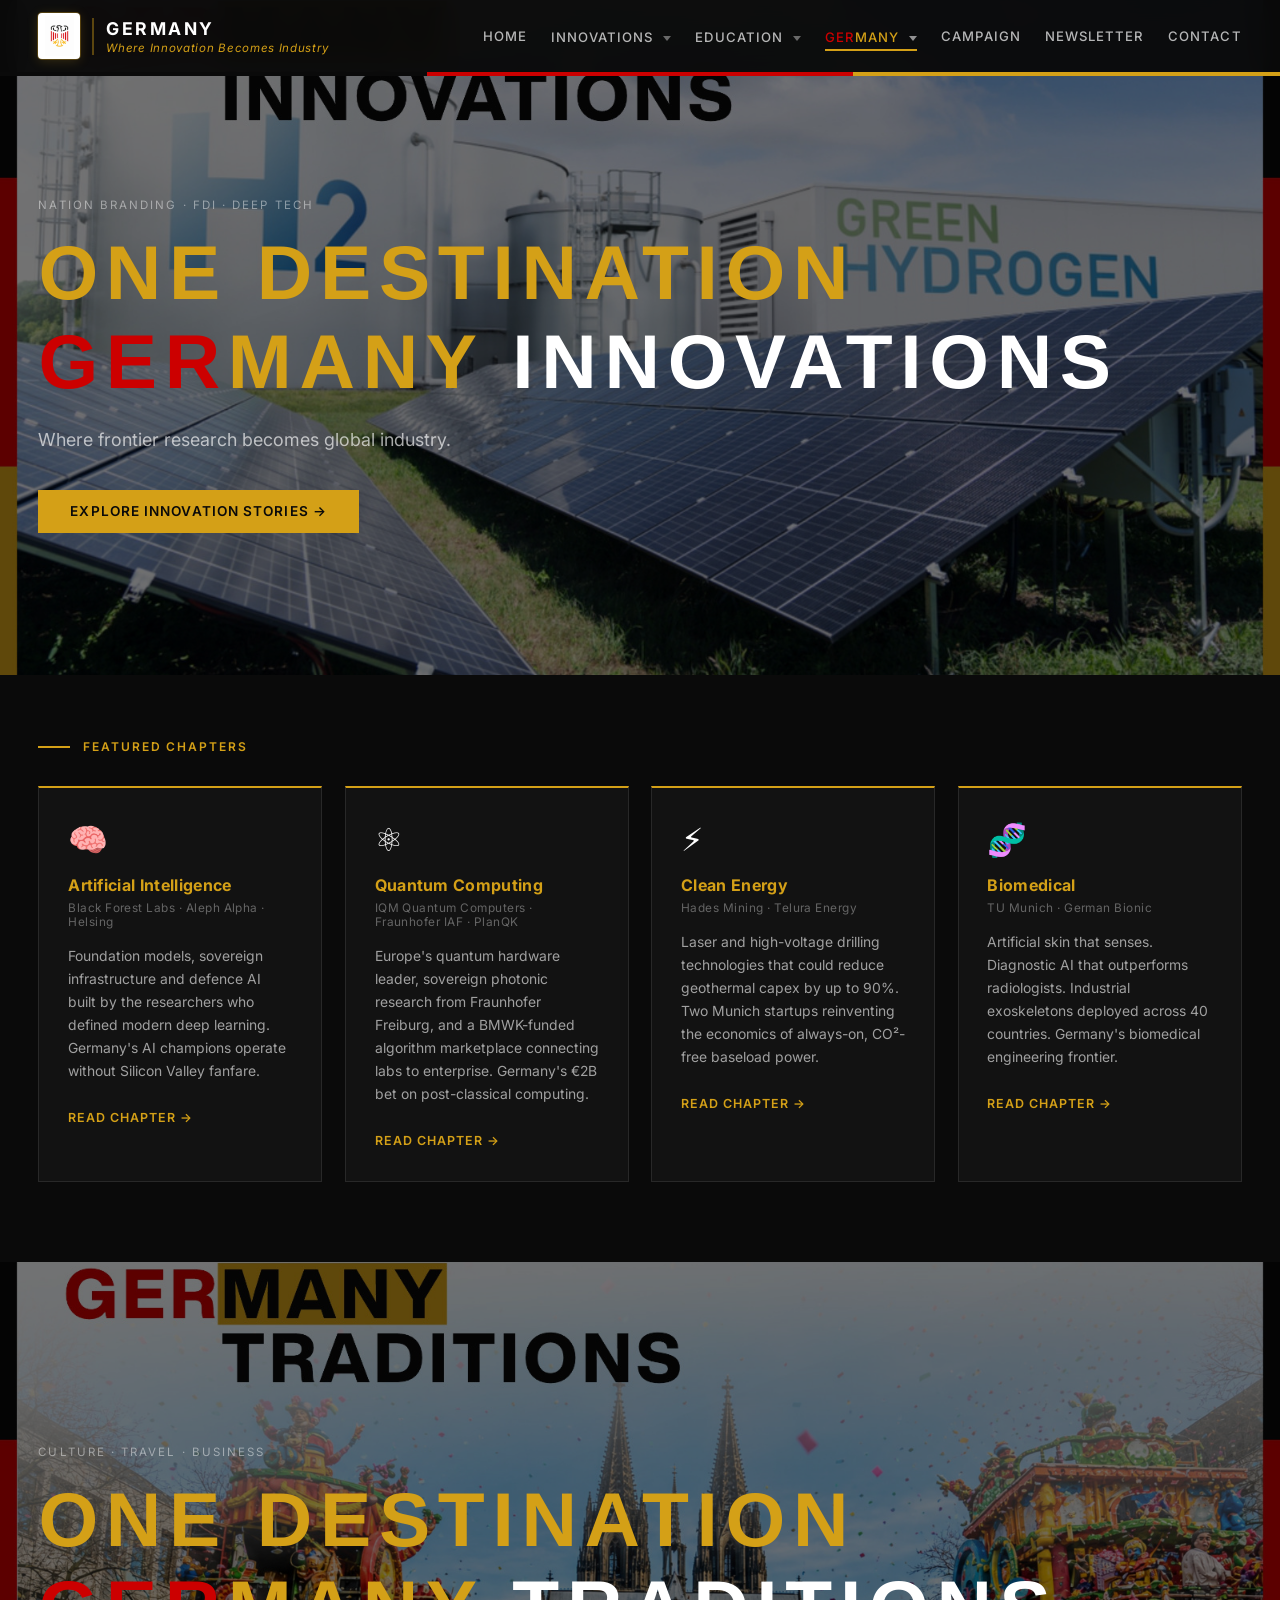
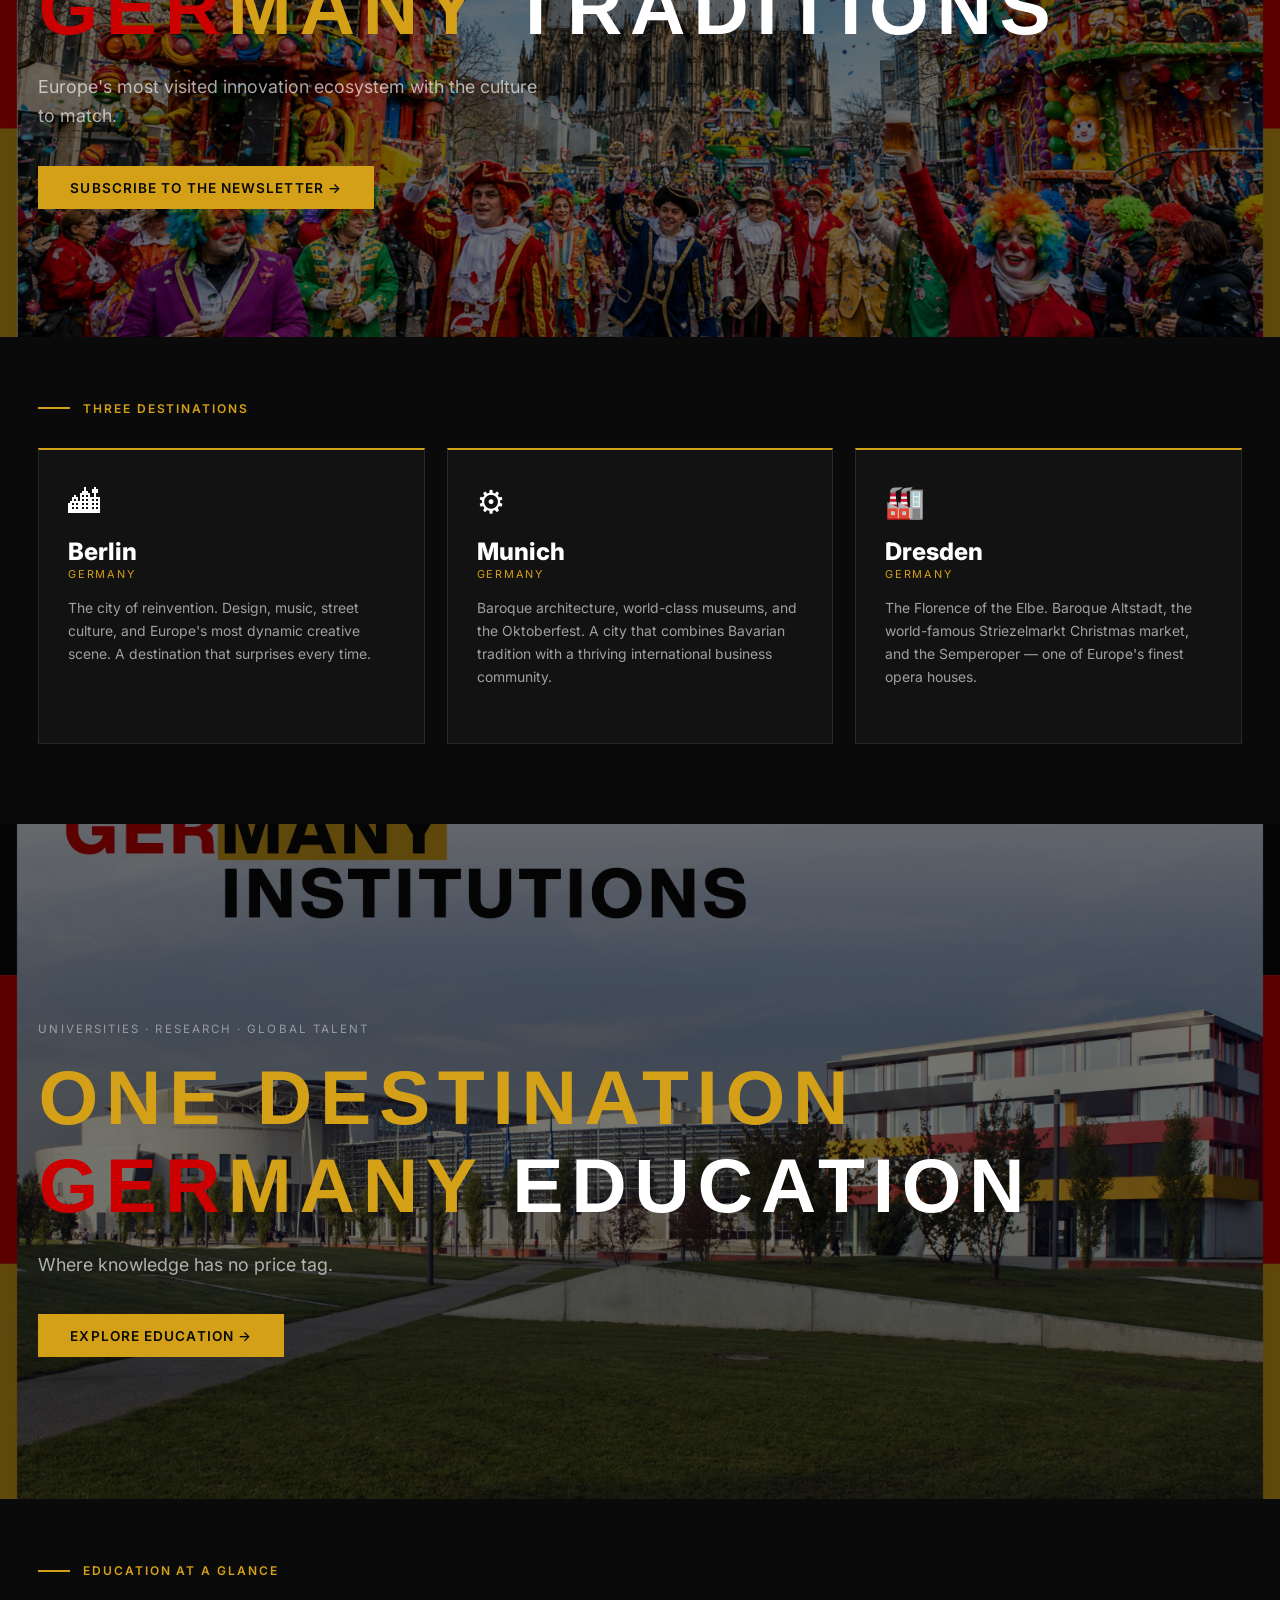
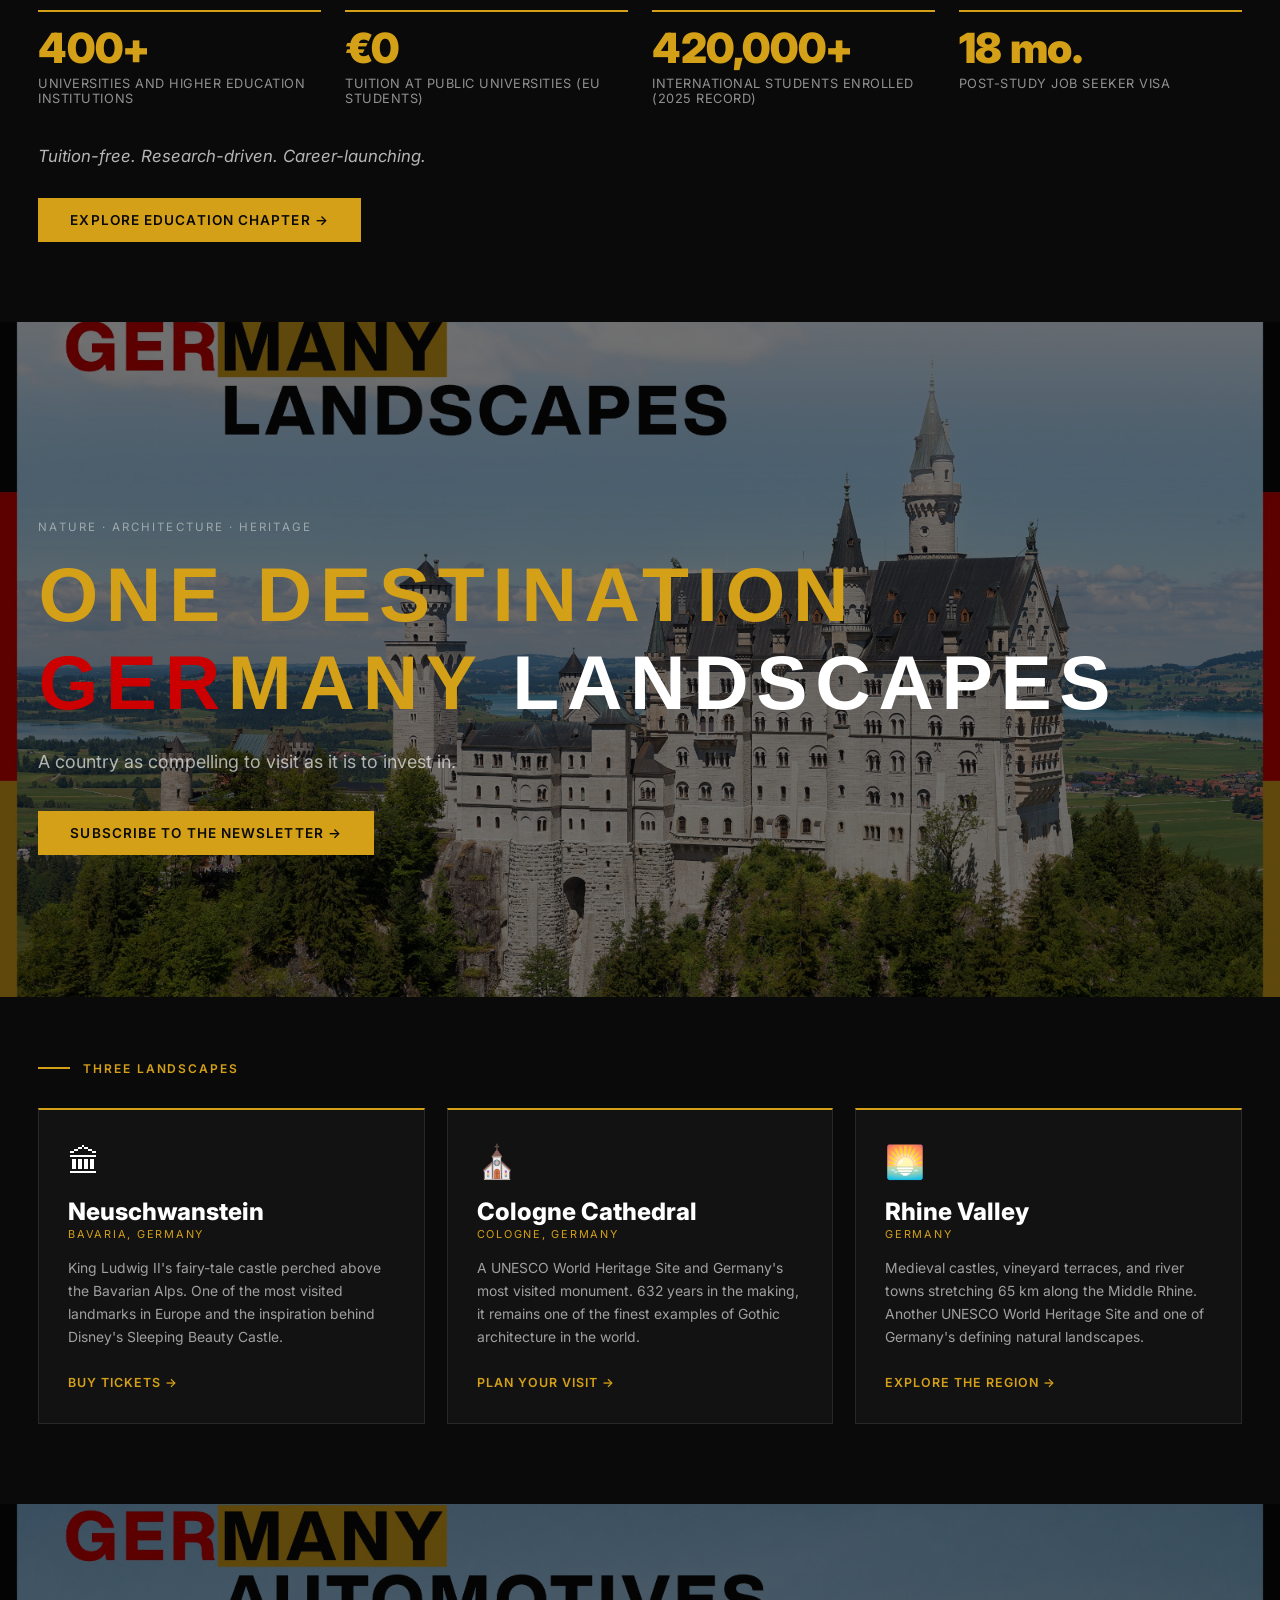
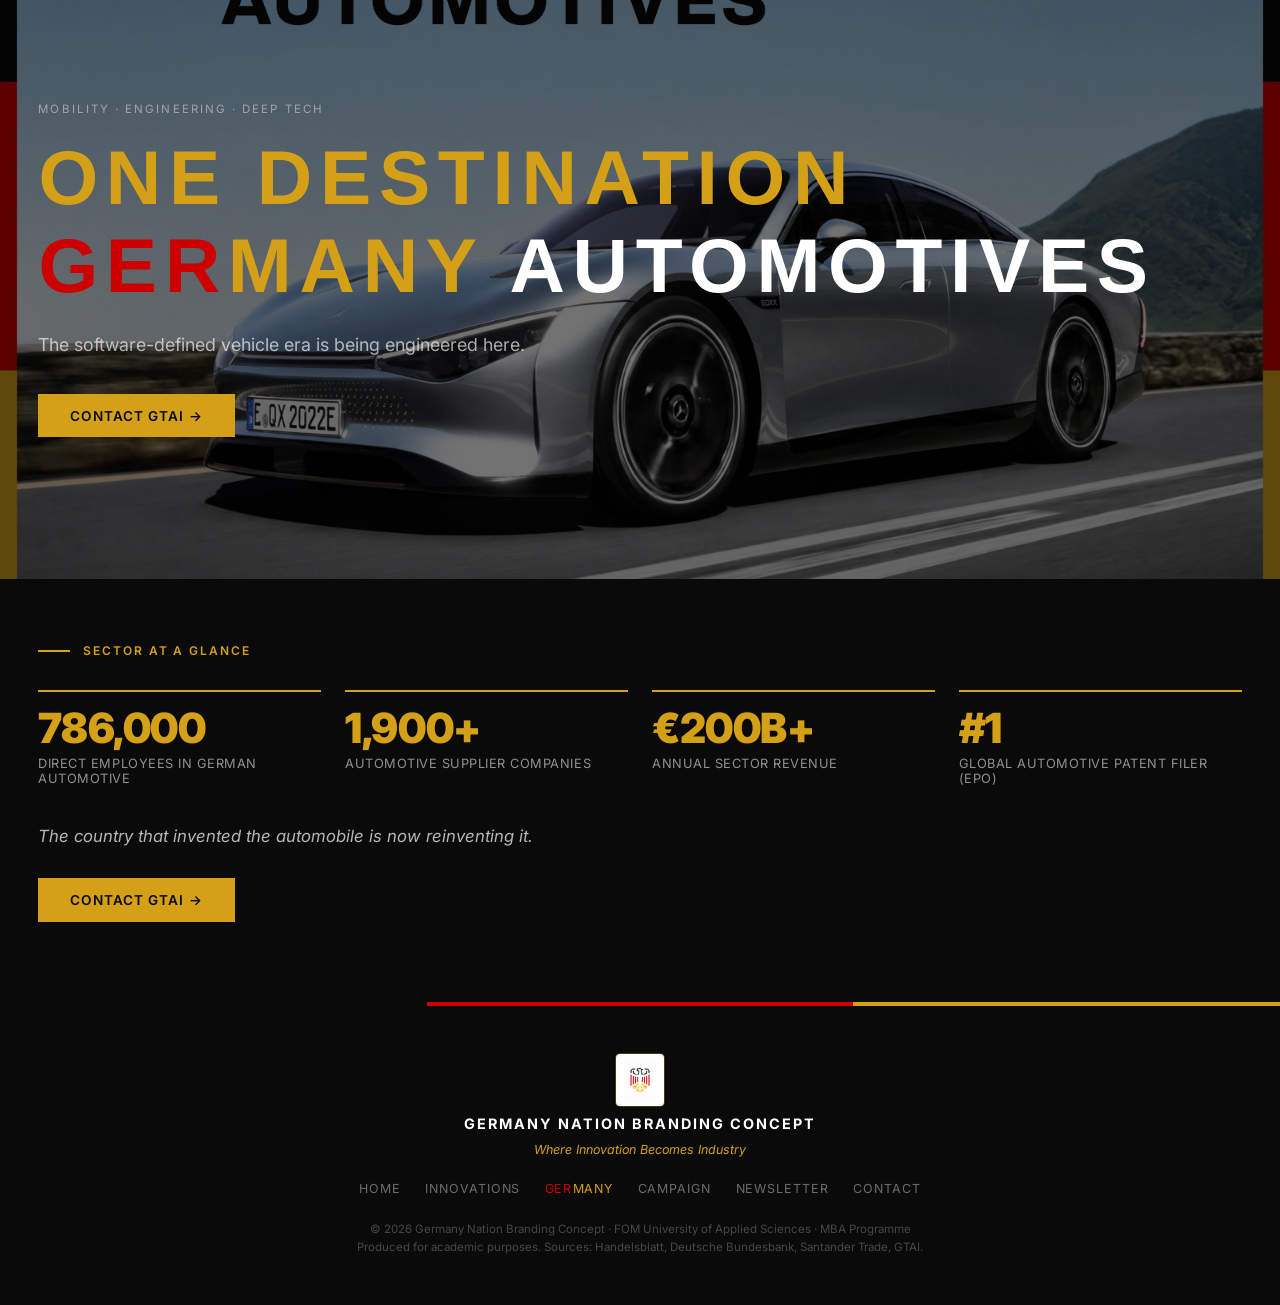
<file: germany.html>
<!DOCTYPE html>
<html lang="en">
<head>
  <meta charset="UTF-8" />
  <meta name="viewport" content="width=device-width, initial-scale=1.0" />
  <title><span class="brand-ger">GER</span><span class="brand-many">MANY</span> — One Destination</title>
  <link rel="preconnect" href="https://fonts.googleapis.com" />
  <link href="https://fonts.googleapis.com/css2?family=Playfair+Display:ital,wght@0,400;0,700;0,900;1,400&family=Inter:wght@300;400;500;600;700&display=swap" rel="stylesheet" />
  <link rel="stylesheet" href="style.css" />
</head>
<body>

<!-- ═══════════════════════════════════════════════
     NAVBAR
════════════════════════════════════════════════ -->
<header class="navbar" id="navbar">
  <div class="navbar__inner">
    <a href="index.html" class="navbar__logo">
      <img src="images/Adler_modern.png" class="logo-bundesadler" alt="Bundesadler" />
      <span class="logo-text">GER<span class="logo-many">MANY</span><span class="logo-sub">Where Innovation Becomes Industry</span></span>
    </a>

    <nav class="navbar__links" id="navLinks">
      <a href="index.html" class="nav-link">Home</a>
      <div class="nav-dropdown">
        <a href="innovations.html" class="nav-link has-dropdown">Innovations <span class="nav-caret"></span></a>
        <div class="nav-dropdown__menu">
          <a href="innovations.html#energy">Energy</a>
          <a href="innovations.html#ai">Artificial Intelligence</a>
          <a href="innovations.html#semicon">Semiconductors</a>
          <a href="innovations.html#biotech">Biomedical</a>
          <a href="innovations.html#quantum">Quantum</a>
          <a href="innovations.html#photonics">Photonics</a>
        </div>
      </div>
      <div class="nav-dropdown">
        <a href="education.html" class="nav-link has-dropdown">Education <span class="nav-caret"></span></a>
        <div class="nav-dropdown__menu">
          <a href="education.html#universities">Universities</a>
          <a href="education.html#research">Research Networks</a>
          <a href="education.html#scholarships">Scholarships</a>
          <a href="education.html#studentlife">Student Life</a>
        </div>
      </div>
      <div class="nav-dropdown">
        <a href="germany.html" class="nav-link has-dropdown active"><span class="brand-ger">GER</span><span class="brand-many">MANY</span> <span class="nav-caret"></span></a>
        <div class="nav-dropdown__menu">
          <a href="germany.html#innovations"><span class="brand-ger">GER</span><span class="brand-many">MANY</span> Innovations</a>
          <a href="germany.html#traditions"><span class="brand-ger">GER</span><span class="brand-many">MANY</span> Traditions</a>
          <a href="germany.html#education"><span class="brand-ger">GER</span><span class="brand-many">MANY</span> Education</a>
          <a href="germany.html#landscapes"><span class="brand-ger">GER</span><span class="brand-many">MANY</span> Landscapes</a>
          <a href="germany.html#automotives"><span class="brand-ger">GER</span><span class="brand-many">MANY</span> Automotives</a>
        </div>
      </div>
      <a href="campaign.html" class="nav-link">Campaign</a>
      <a href="newsletter.html" class="nav-link">Newsletter</a>
      <a href="contact.html" class="nav-link">Contact</a>
    </nav>

    <button class="hamburger" id="hamburger" aria-label="Menu">
      <span></span><span></span><span></span>
    </button>
  </div>
  <div class="flag-stripe">
    <div class="stripe black"></div>
    <div class="stripe red"></div>
    <div class="stripe gold"></div>
  </div>
</header>

<!-- ═══════════════════════════════════════════════
     SECTION 1 — <span class="brand-ger">GER</span><span class="brand-many">MANY</span> INNOVATIONS
════════════════════════════════════════════════ -->
<div id="innovations" class="gm-section">

  <div class="gm-hero" style="background-image: url('images/poster-innovations-hydrogen.jpeg'); background-position: center 58%;">
    <div class="gm-hero__overlay"></div>
    <div class="gm-hero__content">
      <div class="gm-hero__eyebrow">Nation Branding · FDI · Deep Tech</div>
      <div class="gm-hero__od">ONE DESTINATION</div>
      <div class="gm-hero__variant"><span class="brand-ger">GER</span><span class="brand-many">MANY</span> INNOVATIONS</div>
      <p class="gm-hero__tagline">Where frontier research becomes global industry.</p>
      <a href="innovations.html" class="btn btn--gold">Explore Innovation Stories &#8594;</a>
    </div>
  </div>

  <div class="gm-cards">
    <div class="gm-cards__inner">
      <div class="section__label" style="margin-bottom:2rem">
        <div class="label-line"></div>
        Featured Chapters
      </div>
      <div class="gm-cards__grid">

        <a href="innovations.html#ai" class="gm-card">
          <div class="gm-card__icon">&#129504;</div>
          <div class="gm-card__title">Artificial Intelligence</div>
          <div class="gm-card__companies">Black Forest Labs &middot; Aleph Alpha &middot; Helsing</div>
          <p class="gm-card__desc">Foundation models, sovereign infrastructure and defence AI built by the researchers who defined modern deep learning. Germany's AI champions operate without Silicon Valley fanfare.</p>
          <span class="gm-card__cta">Read Chapter &#8594;</span>
        </a>

        <a href="innovations.html#quantum" class="gm-card">
          <div class="gm-card__icon">&#9883;</div>
          <div class="gm-card__title">Quantum Computing</div>
          <div class="gm-card__companies">IQM Quantum Computers &middot; Fraunhofer IAF &middot; PlanQK</div>
          <p class="gm-card__desc">Europe's quantum hardware leader, sovereign photonic research from Fraunhofer Freiburg, and a BMWK-funded algorithm marketplace connecting labs to enterprise. Germany's €2B bet on post-classical computing.</p>
          <span class="gm-card__cta">Read Chapter &#8594;</span>
        </a>

        <a href="innovations.html#energy" class="gm-card">
          <div class="gm-card__icon">&#9889;</div>
          <div class="gm-card__title">Clean Energy</div>
          <div class="gm-card__companies">Hades Mining &middot; Telura Energy</div>
          <p class="gm-card__desc">Laser and high-voltage drilling technologies that could reduce geothermal capex by up to 90%. Two Munich startups reinventing the economics of always-on, CO&sup2;-free baseload power.</p>
          <span class="gm-card__cta">Read Chapter &#8594;</span>
        </a>

        <a href="innovations.html#biotech" class="gm-card">
          <div class="gm-card__icon">&#129516;</div>
          <div class="gm-card__title">Biomedical</div>
          <div class="gm-card__companies">TU Munich &middot; German Bionic</div>
          <p class="gm-card__desc">Artificial skin that senses. Diagnostic AI that outperforms radiologists. Industrial exoskeletons deployed across 40 countries. Germany's biomedical engineering frontier.</p>
          <span class="gm-card__cta">Read Chapter &#8594;</span>
        </a>

      </div>
    </div>
  </div>

</div>

<!-- ═══════════════════════════════════════════════
     SECTION 2 — <span class="brand-ger">GER</span><span class="brand-many">MANY</span> TRADITIONS
════════════════════════════════════════════════ -->
<div id="traditions" class="gm-section">

  <div class="gm-hero" style="background-image: url('images/poster-traditions-carnival.jpeg'); background-position: center 58%;">
    <div class="gm-hero__overlay"></div>
    <div class="gm-hero__content">
      <div class="gm-hero__eyebrow">Culture · Travel · Business</div>
      <div class="gm-hero__od">ONE DESTINATION</div>
      <div class="gm-hero__variant"><span class="brand-ger">GER</span><span class="brand-many">MANY</span> TRADITIONS</div>
      <p class="gm-hero__tagline">Europe's most visited innovation ecosystem with the culture to match.</p>
      <a href="newsletter.html" class="btn btn--gold">Subscribe to the Newsletter &#8594;</a>
    </div>
  </div>

  <div class="gm-cards">
    <div class="gm-cards__inner">
      <div class="section__label" style="margin-bottom:2rem">
        <div class="label-line"></div>
        Three Destinations
      </div>
      <div class="gm-cards__grid">

        <div class="gm-card gm-card--destination">
          <div class="gm-card__icon">&#127961;</div>
          <div class="gm-card__city">Berlin</div>
          <div class="gm-card__country">Germany</div>
          <p class="gm-card__desc">The city of reinvention. Design, music, street culture, and Europe's most dynamic creative scene. A destination that surprises every time.</p>
        </div>

        <div class="gm-card gm-card--destination">
          <div class="gm-card__icon">&#9881;</div>
          <div class="gm-card__city">Munich</div>
          <div class="gm-card__country">Germany</div>
          <p class="gm-card__desc">Baroque architecture, world-class museums, and the Oktoberfest. A city that combines Bavarian tradition with a thriving international business community.</p>
        </div>

        <div class="gm-card gm-card--destination">
          <div class="gm-card__icon">&#127981;</div>
          <div class="gm-card__city">Dresden</div>
          <div class="gm-card__country">Germany</div>
          <p class="gm-card__desc">The Florence of the Elbe. Baroque Altstadt, the world-famous Striezelmarkt Christmas market, and the Semperoper &mdash; one of Europe's finest opera houses.</p>
        </div>

      </div>
    </div>
  </div>

</div>

<!-- ═══════════════════════════════════════════════
     SECTION 3 — GerMANY EDUCATION
════════════════════════════════════════════════ -->
<div id="education" class="gm-section">

  <div class="gm-hero" style="background-image: url('images/poster-education-labcampus.jpeg'); background-position: center 72%;">
    <div class="gm-hero__overlay"></div>
    <div class="gm-hero__content">
      <div class="gm-hero__eyebrow">Universities · Research · Global Talent</div>
      <div class="gm-hero__od">ONE DESTINATION</div>
      <div class="gm-hero__variant"><span class="brand-ger">GER</span><span class="brand-many">MANY</span> EDUCATION</div>
      <p class="gm-hero__tagline">Where knowledge has no price tag.</p>
      <a href="education.html" class="btn btn--gold">Explore Education &#8594;</a>
    </div>
  </div>

  <div class="gm-cards">
    <div class="gm-cards__inner">
      <div class="section__label" style="margin-bottom:2rem">
        <div class="label-line"></div>
        Education at a Glance
      </div>
      <div class="gm-auto-stats">
        <div class="gm-auto-stat">
          <span class="gm-auto-stat__num">400+</span>
          <span class="gm-auto-stat__label">Universities and higher education institutions</span>
        </div>
        <div class="gm-auto-stat">
          <span class="gm-auto-stat__num">&#8364;0</span>
          <span class="gm-auto-stat__label">Tuition at public universities (EU students)</span>
        </div>
        <div class="gm-auto-stat">
          <span class="gm-auto-stat__num">420,000+</span>
          <span class="gm-auto-stat__label">International students enrolled (2025 record)</span>
        </div>
        <div class="gm-auto-stat">
          <span class="gm-auto-stat__num">18 mo.</span>
          <span class="gm-auto-stat__label">Post-study job seeker visa</span>
        </div>
      </div>
      <p class="gm-auto-tagline">Tuition-free. Research-driven. Career-launching.</p>
      <a href="education.html" class="btn btn--gold" style="margin-top:2rem;display:inline-block">Explore Education Chapter &#8594;</a>
    </div>
  </div>

</div>

<!-- ═══════════════════════════════════════════════
     SECTION 4 — GerMANY LANDSCAPES
════════════════════════════════════════════════ -->
<div id="landscapes" class="gm-section">

  <div class="gm-hero" style="background-image: url('images/IMG-20260608-WA0001.jpg.jpeg'); background-position: center 62%;">
    <div class="gm-hero__overlay"></div>
    <div class="gm-hero__content">
      <div class="gm-hero__eyebrow">Nature · Architecture · Heritage</div>
      <div class="gm-hero__od">ONE DESTINATION</div>
      <div class="gm-hero__variant"><span class="brand-ger">GER</span><span class="brand-many">MANY</span> LANDSCAPES</div>
      <p class="gm-hero__tagline">A country as compelling to visit as it is to invest in.</p>
      <a href="newsletter.html" class="btn btn--gold">Subscribe to the Newsletter &#8594;</a>
    </div>
  </div>

  <div class="gm-cards">
    <div class="gm-cards__inner">
      <div class="section__label" style="margin-bottom:2rem">
        <div class="label-line"></div>
        Three Landscapes
      </div>
      <div class="gm-cards__grid">

        <div class="gm-card gm-card--destination">
          <div class="gm-card__icon">&#127963;</div>
          <div class="gm-card__city">Neuschwanstein</div>
          <div class="gm-card__country">Bavaria, Germany</div>
          <p class="gm-card__desc">King Ludwig II's fairy-tale castle perched above the Bavarian Alps. One of the most visited landmarks in Europe and the inspiration behind Disney's Sleeping Beauty Castle.</p>
          <a href="https://www.hohenschwangau.de/tickets" target="_blank" rel="noopener noreferrer" class="gm-card__cta">Buy Tickets &#8594;</a>
        </div>

        <div class="gm-card gm-card--destination">
          <div class="gm-card__icon">&#9962;</div>
          <div class="gm-card__city">Cologne Cathedral</div>
          <div class="gm-card__country">Cologne, Germany</div>
          <p class="gm-card__desc">A UNESCO World Heritage Site and Germany's most visited monument. 632 years in the making, it remains one of the finest examples of Gothic architecture in the world.</p>
          <a href="https://www.koelner-dom.de/besuch/plan-deinen-besuch/" target="_blank" rel="noopener noreferrer" class="gm-card__cta">Plan Your Visit &#8594;</a>
        </div>

        <div class="gm-card gm-card--destination">
          <div class="gm-card__icon">&#127749;</div>
          <div class="gm-card__city">Rhine Valley</div>
          <div class="gm-card__country">Germany</div>
          <p class="gm-card__desc">Medieval castles, vineyard terraces, and river towns stretching 65 km along the Middle Rhine. Another UNESCO World Heritage Site and one of Germany's defining natural landscapes.</p>
          <a href="https://www.romantischer-rhein.de" target="_blank" rel="noopener noreferrer" class="gm-card__cta">Explore the Region &#8594;</a>
        </div>

      </div>
    </div>
  </div>

</div>

<!-- ═══════════════════════════════════════════════
     SECTION 5 — GerMANY AUTOMOTIVES
════════════════════════════════════════════════ -->
<div id="automotives" class="gm-section">

  <div class="gm-hero" style="background-image: url('images/poster-automotives-mercedes.jpeg'); background-position: center 58%;">
    <div class="gm-hero__overlay"></div>
    <div class="gm-hero__content">
      <div class="gm-hero__eyebrow">Mobility · Engineering · Deep Tech</div>
      <div class="gm-hero__od">ONE DESTINATION</div>
      <div class="gm-hero__variant"><span class="brand-ger">GER</span><span class="brand-many">MANY</span> AUTOMOTIVES</div>
      <p class="gm-hero__tagline">The software-defined vehicle era is being engineered here.</p>
      <a href="contact.html" class="btn btn--gold">Contact GTAI &#8594;</a>
    </div>
  </div>

  <div class="gm-cards">
    <div class="gm-cards__inner">
      <div class="section__label" style="margin-bottom:2rem">
        <div class="label-line"></div>
        Sector at a Glance
      </div>
      <div class="gm-auto-stats">
        <div class="gm-auto-stat">
          <span class="gm-auto-stat__num">786,000</span>
          <span class="gm-auto-stat__label">Direct employees in German automotive</span>
        </div>
        <div class="gm-auto-stat">
          <span class="gm-auto-stat__num">1,900+</span>
          <span class="gm-auto-stat__label">Automotive supplier companies</span>
        </div>
        <div class="gm-auto-stat">
          <span class="gm-auto-stat__num">&#8364;200B+</span>
          <span class="gm-auto-stat__label">Annual sector revenue</span>
        </div>
        <div class="gm-auto-stat">
          <span class="gm-auto-stat__num">#1</span>
          <span class="gm-auto-stat__label">Global automotive patent filer (EPO)</span>
        </div>
      </div>
      <p class="gm-auto-tagline">The country that invented the automobile is now reinventing it.</p>
      <a href="contact.html" class="btn btn--gold" style="margin-top:2rem;display:inline-block">Contact GTAI &#8594;</a>
    </div>
  </div>

</div>

<!-- ═══════════════════════════════════════════════
     FOOTER
════════════════════════════════════════════════ -->
<footer class="footer">
  <div class="flag-stripe">
    <div class="stripe black"></div>
    <div class="stripe red"></div>
    <div class="stripe gold"></div>
  </div>
  <div class="footer__inner">
    <div class="footer__brand">
      <img src="images/Adler_modern.png" class="footer-adler" alt="Bundesadler" />
      <span class="footer__name">GERMANY NATION BRANDING CONCEPT</span>
      <span class="footer__tagline">Where Innovation Becomes Industry</span>
    </div>
    <div class="footer__links">
      <a href="index.html">Home</a>
      <a href="innovations.html">Innovations</a>
      <a href="germany.html"><span class="brand-ger">GER</span><span class="brand-many">MANY</span></a>
      <a href="campaign.html">Campaign</a>
      <a href="newsletter.html">Newsletter</a>
      <a href="contact.html">Contact</a>
    </div>
    <div class="footer__copy">
      &copy; 2026 Germany Nation Branding Concept &middot; FOM University of Applied Sciences &middot; MBA Programme<br/>
      Produced for academic purposes. Sources: Handelsblatt, Deutsche Bundesbank, Santander Trade, GTAI.
    </div>
  </div>
</footer>

<script src="script.js"></script>
</body>
</html>
</file>
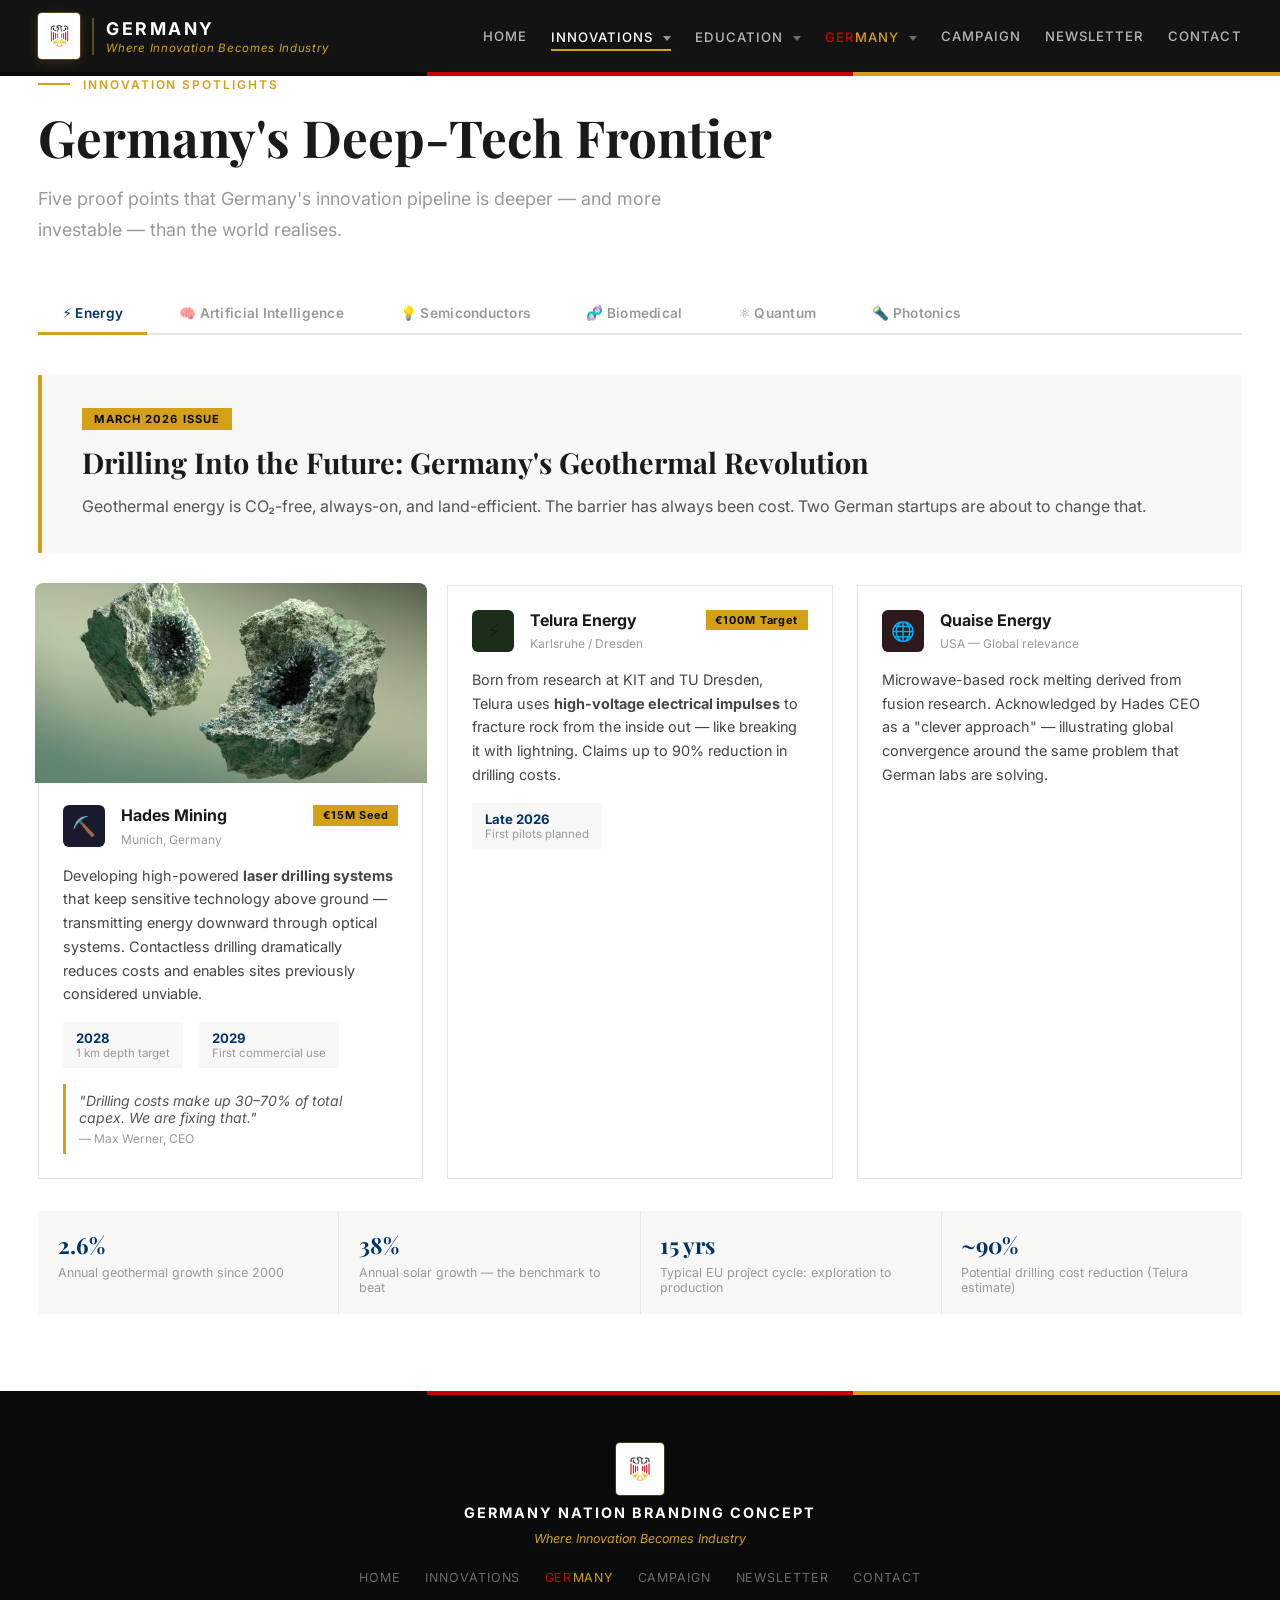
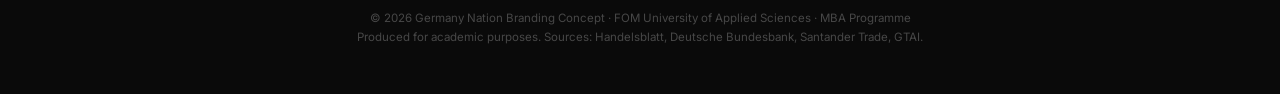
<file: innovations.html>
<!DOCTYPE html>
<html lang="en">
<head>
  <meta charset="UTF-8" />
  <meta name="viewport" content="width=device-width, initial-scale=1.0" />
  <title>Innovation Spotlights — Germany Innovation</title>
  <link rel="preconnect" href="https://fonts.googleapis.com" />
  <link href="https://fonts.googleapis.com/css2?family=Playfair+Display:ital,wght@0,400;0,700;0,900;1,400&family=Inter:wght@300;400;500;600;700&display=swap" rel="stylesheet" />
  <link rel="stylesheet" href="style.css" />
</head>
<body>


<!-- ═══════════════════════════════════════════════
     NAVBAR
════════════════════════════════════════════════ -->
<header class="navbar" id="navbar">
  <div class="navbar__inner">
    <a href="index.html" class="navbar__logo">
      <img src="images/Adler_modern.png" class="logo-bundesadler" alt="Bundesadler" />
      <span class="logo-text">GER<span class="logo-many">MANY</span><span class="logo-sub">Where Innovation Becomes Industry</span></span>
    </a>

        <nav class="navbar__links" id="navLinks">
      <a href="index.html" class="nav-link">Home</a>
      <div class="nav-dropdown">
        <a href="innovations.html" class="nav-link has-dropdown active">Innovations <span class="nav-caret"></span></a>
        <div class="nav-dropdown__menu">
          <a href="innovations.html#energy">Energy</a>
          <a href="innovations.html#ai">Artificial Intelligence</a>
          <a href="innovations.html#semicon">Semiconductors</a>
          <a href="innovations.html#biotech">Biomedical</a>
          <a href="innovations.html#quantum">Quantum</a>
          <a href="innovations.html#photonics">Photonics</a>
        </div>
      </div>
      <div class="nav-dropdown">
        <a href="education.html" class="nav-link has-dropdown">Education <span class="nav-caret"></span></a>
        <div class="nav-dropdown__menu">
          <a href="education.html#universities">Universities</a>
          <a href="education.html#research">Research Networks</a>
          <a href="education.html#scholarships">Scholarships</a>
          <a href="education.html#studentlife">Student Life</a>
        </div>
      </div>
      <div class="nav-dropdown">
        <a href="germany.html" class="nav-link has-dropdown"><span class="brand-ger">GER</span><span class="brand-many">MANY</span> <span class="nav-caret"></span></a>
        <div class="nav-dropdown__menu">
          <a href="germany.html#innovations"><span class="brand-ger">GER</span><span class="brand-many">MANY</span> Innovations</a>
          <a href="germany.html#traditions"><span class="brand-ger">GER</span><span class="brand-many">MANY</span> Traditions</a>
          <a href="germany.html#education"><span class="brand-ger">GER</span><span class="brand-many">MANY</span> Education</a>
          <a href="germany.html#landscapes"><span class="brand-ger">GER</span><span class="brand-many">MANY</span> Landscapes</a>
          <a href="germany.html#automotives"><span class="brand-ger">GER</span><span class="brand-many">MANY</span> Automotives</a>
        </div>
      </div>
      <a href="campaign.html" class="nav-link">Campaign</a>
      <a href="newsletter.html" class="nav-link">Newsletter</a>
      <a href="contact.html" class="nav-link">Contact</a>
    </nav>

    <button class="hamburger" id="hamburger" aria-label="Menu">
      <span></span><span></span><span></span>
    </button>
  </div>
  <!-- German flag stripe -->
  <div class="flag-stripe">
    <div class="stripe black"></div>
    <div class="stripe red"></div>
    <div class="stripe gold"></div>
  </div>
</header>

<!-- ═══════════════════════════════════════════════
     INNOVATION SPOTLIGHTS
════════════════════════════════════════════════ -->
<section class="section innovations" id="innovation">
  <div class="section__inner">
    <div class="section__label">
      <div class="label-line"></div>
      Innovation Spotlights
    </div>
    <h2 class="section__title">Germany's Deep-Tech Frontier</h2>
    <p class="section__lead">
      Five proof points that Germany's innovation pipeline is deeper — and more investable — than the world realises.
    </p>

    <!-- Tabs -->
    <div class="tabs">
      <button class="tab-btn active" data-tab="energy">⚡ Energy</button>
      <button class="tab-btn" data-tab="ai">🧠 Artificial Intelligence</button>
      <button class="tab-btn" data-tab="semicon">💡 Semiconductors</button>
      <button class="tab-btn" data-tab="biotech">🧬 Biomedical</button>
      <button class="tab-btn" data-tab="quantum">⚛️ Quantum</button>
      <button class="tab-btn" data-tab="photonics">🔦 Photonics</button>
    </div>

    <!-- TAB: Energy -->
    <div class="tab-content active" id="tab-energy">
      <div class="spotlight-hero">
        <div class="spotlight-badge">March 2026 Issue</div>
        <h3>Drilling Into the Future: Germany's Geothermal Revolution</h3>
        <p class="spotlight-lead">
          Geothermal energy is CO₂-free, always-on, and land-efficient. The barrier has always been cost.
          Two German startups are about to change that.
        </p>
      </div>

      <div class="company-cards">
        <div class="company-card featured">
          <div class="company-card__photo">
            <img src="images/hades-mining.jpg" alt="Hades Mining — laser geothermal drilling" />
          </div>
          <div class="company-card__header">
            <div class="company-icon" style="background:#1a1a2e">⛏️</div>
            <div>
              <h4>Hades Mining</h4>
              <span class="company-city">Munich, Germany</span>
            </div>
            <div class="company-badge">€15M Seed</div>
          </div>
          <p>Developing high-powered <strong>laser drilling systems</strong> that keep sensitive technology above ground — transmitting energy downward through optical systems. Contactless drilling dramatically reduces costs and enables sites previously considered unviable.</p>
          <div class="company-milestones">
            <div class="milestone"><span class="m-year">2028</span><span class="m-text">1 km depth target</span></div>
            <div class="milestone"><span class="m-year">2029</span><span class="m-text">First commercial use</span></div>
          </div>
          <blockquote class="company-quote">
            "Drilling costs make up 30–70% of total capex. We are fixing that."
            <cite>— Max Werner, CEO</cite>
          </blockquote>
        </div>

        <div class="company-card">
          <div class="company-card__header">
            <div class="company-icon" style="background:#1a2e1a">⚡</div>
            <div>
              <h4>Telura Energy</h4>
              <span class="company-city">Karlsruhe / Dresden</span>
            </div>
            <div class="company-badge">€100M Target</div>
          </div>
          <p>Born from research at KIT and TU Dresden, Telura uses <strong>high-voltage electrical impulses</strong> to fracture rock from the inside out — like breaking it with lightning. Claims up to 90% reduction in drilling costs.</p>
          <div class="company-milestones">
            <div class="milestone"><span class="m-year">Late 2026</span><span class="m-text">First pilots planned</span></div>
          </div>
        </div>

        <div class="company-card">
          <div class="company-card__header">
            <div class="company-icon" style="background:#2e1a1a">🌐</div>
            <div>
              <h4>Quaise Energy</h4>
              <span class="company-city">USA — Global relevance</span>
            </div>
          </div>
          <p>Microwave-based rock melting derived from fusion research. Acknowledged by Hades CEO as a "clever approach" — illustrating global convergence around the same problem that German labs are solving.</p>
        </div>
      </div>

      <div class="data-strip">
        <div class="data-item"><strong>2.6%</strong><span>Annual geothermal growth since 2000</span></div>
        <div class="data-item"><strong>38%</strong><span>Annual solar growth — the benchmark to beat</span></div>
        <div class="data-item"><strong>15 yrs</strong><span>Typical EU project cycle: exploration to production</span></div>
        <div class="data-item"><strong>~90%</strong><span>Potential drilling cost reduction (Telura estimate)</span></div>
      </div>
    </div>

    <!-- TAB: AI -->
    <div class="tab-content" id="tab-ai">
      <div class="spotlight-hero">
        <div class="spotlight-badge">April 2026 Issue</div>
        <h3>The Quiet Frontier: Germany's AI Champions</h3>
        <p class="spotlight-lead">
          Not chatbots. Not hype. Foundation models, sovereign infrastructure, and defence AI —
          built by the researchers who wrote the papers that defined modern deep learning.
        </p>
      </div>

      <div class="company-cards">
        <div class="company-card featured">
          <div class="company-card__header">
            <div class="company-icon" style="background:#0d1b2a">🌲</div>
            <div>
              <h4>Black Forest Labs</h4>
              <span class="company-city">Freiburg / Munich</span>
            </div>
            <div class="company-badge">Global Benchmark</div>
          </div>
          <p>Founded by the team behind Stable Diffusion, BFL's <strong>FLUX model family</strong> leads independent benchmarks for image generation quality — outperforming Midjourney and DALL-E on multiple metrics. Open-weight by default; enterprise API for revenue.</p>
          <div class="company-milestones">
            <div class="milestone"><span class="m-year">1M+</span><span class="m-text">FLUX model downloads</span></div>
            <div class="milestone"><span class="m-year">2024</span><span class="m-text">Founded; global benchmark by 2025</span></div>
          </div>
          <blockquote class="company-quote">
            "We did not want to build another chatbot. We wanted to build the best image generation model in the world — and make it open."
            <cite>— Robin Rombach, Co-founder</cite>
          </blockquote>
        </div>

        <div class="company-card">
          <div class="company-card__header">
            <div class="company-icon" style="background:#1a1a2e">🏛️</div>
            <div>
              <h4>Aleph Alpha</h4>
              <span class="company-city">Heidelberg</span>
            </div>
            <div class="company-badge">Sovereign AI</div>
          </div>
          <p><strong>PhariaAI platform</strong> — designed for GDPR compliance, explainability, and regulated industries. Contracts with German federal government and Bundeswehr-affiliated institutions. The trusted European alternative to US hyperscaler AI.</p>
        </div>

        <div class="company-card">
          <div class="company-card__header">
            <div class="company-icon" style="background:#2e1a1a">🛡️</div>
            <div>
              <h4>Helsing</h4>
              <span class="company-city">Munich</span>
            </div>
            <div class="company-badge">€450M+ Raised</div>
          </div>
          <p>Europe's leading defence AI company. AI-enabled signal processing and situational awareness for military platforms — directly benefiting from Germany's Zeitenwende defence reorientation and growing European sovereign capability requirements.</p>
        </div>
      </div>

      <div class="data-strip">
        <div class="data-item"><strong>€20.7B</strong><span>German AI market by 2030</span></div>
        <div class="data-item"><strong>7,500+</strong><span>AI startups in Germany (2025)</span></div>
        <div class="data-item"><strong>Top 5</strong><span>Global AI patent filer</span></div>
        <div class="data-item"><strong>€450M+</strong><span>Helsing funding (leading European defence AI)</span></div>
      </div>
    </div>

    <!-- TAB: Semiconductors -->
    <div class="tab-content" id="tab-semicon">
      <div class="spotlight-hero">
        <div class="spotlight-badge">May 2026 Issue</div>
        <h3>Germany's Chip Offensive: From Graphene to Silicon Carbide</h3>
        <p class="spotlight-lead">
          Germany is investing over €20 billion in semiconductor sovereignty. From Aachen's
          graphene photonics startup to Munich's SiC powerhouse and Dresden's new €10B foundry —
          the foundations of Europe's chip future are being built here.
        </p>
      </div>

      <div class="company-cards">
        <div class="company-card featured">
          <div class="company-card__header">
            <div class="company-icon" style="background:#1a1a2e">💎</div>
            <div>
              <h4>Black Semiconductor</h4>
              <span class="company-city">Aachen, Germany</span>
            </div>
            <div class="company-badge">€254M Raised</div>
          </div>
          <p>Spun out of the AMO research centre in Aachen, Black Semiconductor is building the world's first <strong>graphene photonics chip</strong> — replacing electrical signals between chips with light, enabling dramatically faster and more energy-efficient data centres and AI hardware. A 300mm wafer pilot line (FabONE) is under construction, with pilot production targeted for 2027 and volume production from 2029.</p>
          <div class="company-milestones">
            <div class="milestone"><span class="m-year">2027</span><span class="m-text">Pilot production — FabONE Aachen</span></div>
            <div class="milestone"><span class="m-year">2029</span><span class="m-text">Volume production target</span></div>
          </div>
          <blockquote class="company-quote">
            "We are not improving silicon — we are replacing the interconnect layer entirely with light."
          </blockquote>
        </div>

        <div class="company-card">
          <div class="company-card__header">
            <div class="company-icon" style="background:#2e1a00">⚡</div>
            <div>
              <h4>Infineon Technologies</h4>
              <span class="company-city">Munich, Germany</span>
            </div>
            <div class="company-badge">€5B SiC Pipeline</div>
          </div>
          <p>Germany's largest semiconductor company and the global leader in <strong>Silicon Carbide (SiC) power chips</strong> — the critical component in EV drivetrains, renewable energy inverters, and AI power systems. In 2025, Infineon backed its SiC rollout with €5 billion in customer commitments, targeting 30% global SiC market share by 2030. Also acquired Marvell's Automotive Ethernet unit for $2.5B to lead the software-defined vehicle era.</p>
        </div>

        <div class="company-card">
          <div class="company-card__header">
            <div class="company-icon" style="background:#1a2e1a">🏭</div>
            <div>
              <h4>ESMC — Dresden Fab</h4>
              <span class="company-city">Dresden, Germany</span>
            </div>
            <div class="company-badge">€10B+ Investment</div>
          </div>
          <p>The European Semiconductor Manufacturing Company — a joint venture of <strong>TSMC, Bosch, Infineon, and NXP</strong> — is building Europe's most advanced chip foundry in Dresden. Structural construction is complete; equipment move-in begins 2H 2026, with first wafer production targeted for 2027. The fab will produce 28/22nm and 16/12nm FinFET chips — making Dresden Europe's answer to Taiwan's silicon dominance.</p>
          <div class="company-milestones">
            <div class="milestone"><span class="m-year">2H 2026</span><span class="m-text">Equipment move-in begins</span></div>
            <div class="milestone"><span class="m-year">2027</span><span class="m-text">First wafer production</span></div>
          </div>
        </div>
      </div>

      <div class="data-strip">
        <div class="data-item"><strong>€20B+</strong><span>German federal Chips Act investment</span></div>
        <div class="data-item"><strong>€10B+</strong><span>ESMC Dresden fab (TSMC · Bosch · Infineon · NXP)</span></div>
        <div class="data-item"><strong>€254M</strong><span>Black Semiconductor raised for graphene chip fab</span></div>
        <div class="data-item"><strong>30%</strong><span>Infineon's global SiC market share target by 2030</span></div>
      </div>
    </div>

    <!-- TAB: Quantum Computing -->
    <div class="tab-content" id="tab-quantum">
      <div class="spotlight-hero">
        <div class="spotlight-badge">Research Frontier</div>
        <h3>The Quantum Leap: Germany's €2B Bet on Post-Classical Computing</h3>
        <p class="spotlight-lead">
          Quantum computing promises to solve problems classical computers never can — in drug discovery,
          logistics, materials science, and cryptography. Germany is investing at national scale to own this frontier.
        </p>
      </div>

      <div class="company-cards">
        <div class="company-card featured">
          <div class="company-card__header">
            <div class="company-icon" style="background:#0d1b2a">⚛️</div>
            <div>
              <h4>IQM Quantum Computers</h4>
              <span class="company-city">Munich, Germany</span>
            </div>
            <div class="company-badge">€128M Raised</div>
          </div>
          <p>Europe's leading quantum hardware company, building <strong>superconducting quantum processors</strong> for research institutions and national supercomputing centres. IQM systems are deployed at Finnish and German supercomputing hubs — the first commercially operating quantum computers on European soil.</p>
          <div class="company-milestones">
            <div class="milestone"><span class="m-year">2021</span><span class="m-text">First European quantum computer delivered</span></div>
            <div class="milestone"><span class="m-year">2024</span><span class="m-text">54-qubit processor operational</span></div>
          </div>
          <blockquote class="company-quote">
            "We are building the hardware layer of Europe's quantum future — and we are building it in Munich."
            <cite>— Jan Goetz, CEO & Co-founder</cite>
          </blockquote>
        </div>

        <div class="company-card">
          <div class="company-card__header">
            <div class="company-icon" style="background:#1a2e1a">🔬</div>
            <div>
              <h4>Fraunhofer IAF</h4>
              <span class="company-city">Freiburg, Germany</span>
            </div>
            <div class="company-badge">Sovereign Research</div>
          </div>
          <p>Germany's Fraunhofer Institute for Applied Solid State Physics develops <strong>quantum sensor technology and photonic chips</strong> — core components for quantum communications and navigation systems that do not rely on GPS or foreign satellite infrastructure.</p>
        </div>

        <div class="company-card">
          <div class="company-card__header">
            <div class="company-icon" style="background:#2e1a00">🏛️</div>
            <div>
              <h4>PlanQK Platform</h4>
              <span class="company-city">Stuttgart / Berlin</span>
            </div>
            <div class="company-badge">BMWK-Funded</div>
          </div>
          <p>A <strong>quantum algorithm marketplace</strong> funded by Germany's Federal Ministry of Economic Affairs — connecting quantum software developers with hardware providers and enterprise customers. Germany's answer to building a quantum ecosystem rather than isolated labs.</p>
        </div>
      </div>

      <div class="data-strip">
        <div class="data-item"><strong>€2B+</strong><span>German federal quantum investment (2022–2026)</span></div>
        <div class="data-item"><strong>Top 3</strong><span>Global quantum patent filer (EPO rankings)</span></div>
        <div class="data-item"><strong>20+</strong><span>Quantum startups headquartered in Germany</span></div>
        <div class="data-item"><strong>2030</strong><span>Target: fault-tolerant quantum processor (national roadmap)</span></div>
      </div>
    </div>

    <!-- TAB: Biomedical -->
    <div class="tab-content" id="tab-biotech">
      <div class="spotlight-hero">
        <div class="spotlight-badge">Research Frontier</div>
        <h3>Where Biology Meets Engineering: TU Munich Biomedical AI</h3>
        <p class="spotlight-lead">
          Artificial skin that senses. Diagnostic AI that outperforms radiologists.
          Germany's biomedical engineering frontier is redefining what healthcare technology means.
        </p>
      </div>

      <div class="company-cards">
        <div class="company-card featured">
          <div class="company-card__header">
            <div class="company-icon" style="background:#1a2e1a">🔬</div>
            <div>
              <h4>TU Munich — Biomedical AI</h4>
              <span class="company-city">Munich, Germany</span>
            </div>
            <div class="company-badge">World Top-5 Research</div>
          </div>
          <p>Developing <strong>artificial skin</strong> with embedded sensors capable of detecting pressure, temperature, and chemical signals — with applications in prosthetics, robotics, and human-machine interfaces. Simultaneously advancing diagnostic AI models that match or exceed specialist-level accuracy.</p>
          <blockquote class="company-quote">
            "Germany's research universities don't produce papers. They produce companies."
          </blockquote>
        </div>

        <div class="company-card">
          <div class="company-card__header">
            <div class="company-icon" style="background:#2e1a1a">🦾</div>
            <div>
              <h4>German Bionic</h4>
              <span class="company-city">Augsburg, Germany</span>
            </div>
            <div class="company-badge">Industrial Exoskeleton</div>
          </div>
          <p>Industrial exoskeleton systems that augment human workers in manufacturing and logistics environments — reducing injury, increasing output, and demonstrating how Germany's engineering culture extends into human augmentation technology.</p>
        </div>
      </div>
    </div>

    <!-- TAB: Photonics -->
    <div class="tab-content" id="tab-photonics">
      <div class="spotlight-hero">
        <div class="spotlight-badge">Deep Tech Frontier</div>
        <h3>Light as a Tool: Germany's Photonics Powerhouse</h3>
        <p class="spotlight-lead">
          Germany produces 39% of Europe's entire photonics output — €50 billion in annual sales.
          From the world's largest industrial laser manufacturer to quantum-ready glass components,
          German light technology is reshaping semiconductors, manufacturing, and defence.
        </p>
      </div>

      <div class="company-cards">
        <div class="company-card featured">
          <div class="company-card__header">
            <div class="company-icon" style="background:#1a1a2e">🔆</div>
            <div>
              <h4>TRUMPF</h4>
              <span class="company-city">Ditzingen, Germany</span>
            </div>
            <div class="company-badge">€4.3B Revenue</div>
          </div>
          <p>The world's largest industrial laser manufacturer. TRUMPF's laser systems power semiconductor fabs, automotive production lines, and — increasingly — European defence applications. In 2025, TRUMPF launched a quantum computing consortium with Fraunhofer ILT to use quantum algorithms to design fundamentally better lasers.</p>
          <div class="company-milestones">
            <div class="milestone"><span class="m-year">18,000+</span><span class="m-text">Employees worldwide</span></div>
            <div class="milestone"><span class="m-year">2025</span><span class="m-text">Enters European defence tech</span></div>
          </div>
          <blockquote class="company-quote">
            "Photonics is not a niche — it is the enabling technology of the 21st century."
          </blockquote>
        </div>

        <div class="company-card">
          <div class="company-card__header">
            <div class="company-icon" style="background:#1a2e1a">🔬</div>
            <div>
              <h4>Jenoptik</h4>
              <span class="company-city">Jena, Germany</span>
            </div>
            <div class="company-badge">€1.05B Revenue</div>
          </div>
          <p>A global photonics group specialising in semiconductor optics, medical technology, and metrology. Jenoptik opened a new high-tech factory in Dresden in 2025 producing micro-optics for semiconductor equipment — and is expanding its Jena campus with a new precision manufacturing facility for advanced F-theta lenses used in 3D printing and battery production.</p>
          <div class="company-milestones">
            <div class="milestone"><span class="m-year">2025</span><span class="m-text">New Dresden factory opened</span></div>
          </div>
        </div>

        <div class="company-card">
          <div class="company-card__header">
            <div class="company-icon" style="background:#2e1a00">💎</div>
            <div>
              <h4>LPKF Laser &amp; Electronics</h4>
              <span class="company-city">Garbsen, Germany</span>
            </div>
            <div class="company-badge">LIDE Technology</div>
          </div>
          <p>LPKF's proprietary <strong>LIDE technology</strong> (Laser Induced Deep Etching) enables ultra-precise structuring of glass for next-generation semiconductor packaging — entering high-volume manufacturing qualification in 2026. LPKF also develops glass components for quantum computers: ion traps, vacuum chambers, and quantum sensors produced via laser micromachining.</p>
          <div class="company-milestones">
            <div class="milestone"><span class="m-year">2026</span><span class="m-text">LIDE HVM qualification</span></div>
            <div class="milestone"><span class="m-year">2028</span><span class="m-text">Full-scale production target</span></div>
          </div>
        </div>
      </div>

      <div class="data-strip">
        <div class="data-item"><strong>€50B</strong><span>German photonics industry revenue (2024)</span></div>
        <div class="data-item"><strong>39%</strong><span>Share of Europe's total photonics output</span></div>
        <div class="data-item"><strong>188,000</strong><span>Employees across ~1,000 manufacturers</span></div>
        <div class="data-item"><strong>76%</strong><span>Export share — one of Germany's most global sectors</span></div>
      </div>
    </div>

  </div>
</section>

<!-- ═══════════════════════════════════════════════
     FOOTER
════════════════════════════════════════════════ -->
<footer class="footer">
  <div class="flag-stripe">
    <div class="stripe black"></div>
    <div class="stripe red"></div>
    <div class="stripe gold"></div>
  </div>
  <div class="footer__inner">
    <div class="footer__brand">
      <img src="images/Adler_modern.png" class="footer-adler" alt="Bundesadler" />
      <span class="footer__name">GERMANY NATION BRANDING CONCEPT</span>
      <span class="footer__tagline">Where Innovation Becomes Industry</span>
    </div>
        <div class="footer__links">
      <a href="index.html">Home</a>
      <a href="innovations.html">Innovations</a>
      <a href="germany.html"><span class="brand-ger">GER</span><span class="brand-many">MANY</span></a>
      <a href="campaign.html">Campaign</a>
      <a href="newsletter.html">Newsletter</a>
      <a href="contact.html">Contact</a>
    </div>
    <div class="footer__copy">
      © 2026 Germany Nation Branding Concept · FOM University of Applied Sciences · MBA Programme<br/>
      Produced for academic purposes. Sources: Handelsblatt, Deutsche Bundesbank, Santander Trade, GTAI.
    </div>
  </div>
</footer>
<script src="script.js"></script>
</body>
</html>
</file>
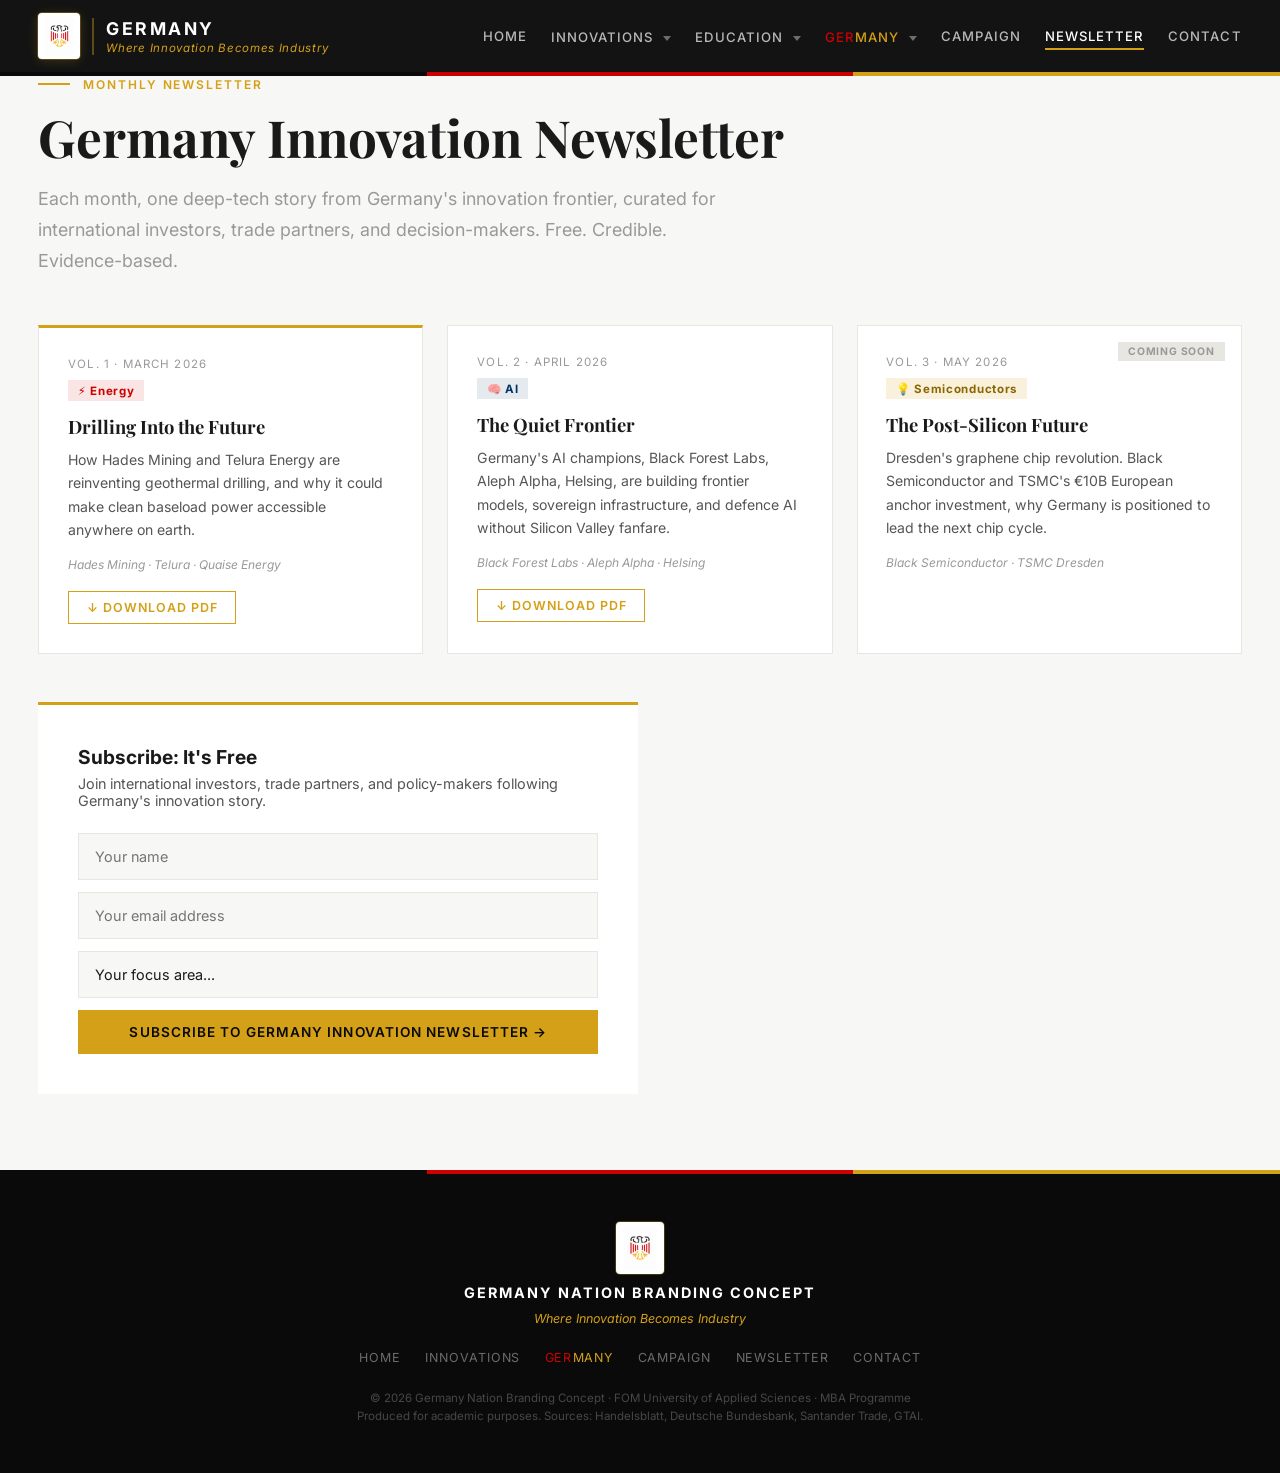
<file: newsletter.html>
<!DOCTYPE html>
<html lang="en">
<head>
  <meta charset="UTF-8" />
  <meta name="viewport" content="width=device-width, initial-scale=1.0" />
  <title>Newsletter: Germany Innovation</title>
  <link rel="preconnect" href="https://fonts.googleapis.com" />
  <link href="https://fonts.googleapis.com/css2?family=Playfair+Display:ital,wght@0,400;0,700;0,900;1,400&family=Inter:wght@300;400;500;600;700&display=swap" rel="stylesheet" />
  <link rel="stylesheet" href="style.css" />
</head>
<body>


<!-- ═══════════════════════════════════════════════
     NAVBAR
════════════════════════════════════════════════ -->
<header class="navbar" id="navbar">
  <div class="navbar__inner">
    <a href="index.html" class="navbar__logo">
      <img src="images/Adler_modern.png" class="logo-bundesadler" alt="Bundesadler" />
      <span class="logo-text">GER<span class="logo-many">MANY</span><span class="logo-sub">Where Innovation Becomes Industry</span></span>
    </a>

        <nav class="navbar__links" id="navLinks">
      <a href="index.html" class="nav-link">Home</a>
      <div class="nav-dropdown">
        <a href="innovations.html" class="nav-link has-dropdown">Innovations <span class="nav-caret"></span></a>
        <div class="nav-dropdown__menu">
          <a href="innovations.html#energy">Energy</a>
          <a href="innovations.html#ai">Artificial Intelligence</a>
          <a href="innovations.html#semicon">Semiconductors</a>
          <a href="innovations.html#biotech">Biomedical</a>
          <a href="innovations.html#quantum">Quantum</a>
          <a href="innovations.html#photonics">Photonics</a>
        </div>
      </div>
      <div class="nav-dropdown">
        <a href="education.html" class="nav-link has-dropdown">Education <span class="nav-caret"></span></a>
        <div class="nav-dropdown__menu">
          <a href="education.html#universities">Universities</a>
          <a href="education.html#research">Research Networks</a>
          <a href="education.html#scholarships">Scholarships</a>
          <a href="education.html#studentlife">Student Life</a>
        </div>
      </div>
      <div class="nav-dropdown">
        <a href="germany.html" class="nav-link has-dropdown"><span class="brand-ger">GER</span><span class="brand-many">MANY</span> <span class="nav-caret"></span></a>
        <div class="nav-dropdown__menu">
          <a href="germany.html#innovations"><span class="brand-ger">GER</span><span class="brand-many">MANY</span> Innovations</a>
          <a href="germany.html#traditions"><span class="brand-ger">GER</span><span class="brand-many">MANY</span> Traditions</a>
          <a href="germany.html#education"><span class="brand-ger">GER</span><span class="brand-many">MANY</span> Education</a>
          <a href="germany.html#landscapes"><span class="brand-ger">GER</span><span class="brand-many">MANY</span> Landscapes</a>
          <a href="germany.html#automotives"><span class="brand-ger">GER</span><span class="brand-many">MANY</span> Automotives</a>
        </div>
      </div>
      <a href="campaign.html" class="nav-link">Campaign</a>
      <a href="newsletter.html" class="nav-link active">Newsletter</a>
      <a href="contact.html" class="nav-link">Contact</a>
    </nav>

    <button class="hamburger" id="hamburger" aria-label="Menu">
      <span></span><span></span><span></span>
    </button>
  </div>
  <!-- German flag stripe -->
  <div class="flag-stripe">
    <div class="stripe black"></div>
    <div class="stripe red"></div>
    <div class="stripe gold"></div>
  </div>
</header>

<!-- ═══════════════════════════════════════════════
     NEWSLETTER
════════════════════════════════════════════════ -->
<section class="section newsletter-sec" id="newsletter">
  <div class="section__inner">
    <div class="section__label">
      <div class="label-line"></div>
      Monthly Newsletter
    </div>
    <h2 class="section__title">Germany Innovation Newsletter</h2>
    <p class="section__lead">
      Each month, one deep-tech story from Germany's innovation frontier, curated for
      international investors, trade partners, and decision-makers. Free. Credible. Evidence-based.
    </p>

    <div class="issues-preview">
      <div class="issue-card active-issue">
        <div class="issue-card__vol">Vol. 1 · March 2026</div>
        <div class="issue-card__tag energy-tag">⚡ Energy</div>
        <h4>Drilling Into the Future</h4>
        <p>How Hades Mining and Telura Energy are reinventing geothermal drilling, and why it could make clean baseload power accessible anywhere on earth.</p>
        <div class="issue-card__companies">Hades Mining · Telura · Quaise Energy</div>
        <a href="Germany_Innovation_Brief_Vol1_March2026.pdf" download class="btn-download">↓ Download PDF</a>
      </div>
      <div class="issue-card">
        <div class="issue-card__vol">Vol. 2 · April 2026</div>
        <div class="issue-card__tag ai-tag">🧠 AI</div>
        <h4>The Quiet Frontier</h4>
        <p>Germany's AI champions, Black Forest Labs, Aleph Alpha, Helsing, are building frontier models, sovereign infrastructure, and defence AI without Silicon Valley fanfare.</p>
        <div class="issue-card__companies">Black Forest Labs · Aleph Alpha · Helsing</div>
        <a href="Germany_Innovation_Brief_Vol2_April2026.pdf" download class="btn-download">↓ Download PDF</a>
      </div>
      <div class="issue-card upcoming">
        <div class="issue-card__vol">Vol. 3 · May 2026</div>
        <div class="issue-card__tag semicon-tag">💡 Semiconductors</div>
        <h4>The Post-Silicon Future</h4>
        <p>Dresden's graphene chip revolution. Black Semiconductor and TSMC's €10B European anchor investment, why Germany is positioned to lead the next chip cycle.</p>
        <div class="issue-card__companies">Black Semiconductor · TSMC Dresden</div>
        <div class="upcoming-badge">Coming Soon</div>
      </div>
    </div>

    <div class="subscribe-box">
      <h3>Subscribe: It's Free</h3>
      <p>Join international investors, trade partners, and policy-makers following Germany's innovation story.</p>
      <form class="subscribe-form" onsubmit="handleSubscribe(event)">
        <input type="text" placeholder="Your name" class="form-input" required />
        <input type="email" placeholder="Your email address" class="form-input" required />
        <select class="form-input form-select">
          <option value="">Your focus area...</option>
          <option>Investor / VC</option>
          <option>Corporate / M&A</option>
          <option>Government / Policy</option>
          <option>Research / Academia</option>
          <option>Media / Press</option>
          <option>Other</option>
        </select>
        <button type="submit" class="btn btn--gold btn--full">Subscribe to Germany Innovation Newsletter →</button>
      </form>
      <div class="subscribe-confirm" id="subscribeConfirm">
        ✓ Thank you! Your first issue will arrive in your inbox shortly.
      </div>
    </div>
  </div>
</section>

<!-- ═══════════════════════════════════════════════
     FOOTER
════════════════════════════════════════════════ -->
<footer class="footer">
  <div class="flag-stripe">
    <div class="stripe black"></div>
    <div class="stripe red"></div>
    <div class="stripe gold"></div>
  </div>
  <div class="footer__inner">
    <div class="footer__brand">
      <img src="images/Adler_modern.png" class="footer-adler" alt="Bundesadler" />
      <span class="footer__name">GERMANY NATION BRANDING CONCEPT</span>
      <span class="footer__tagline">Where Innovation Becomes Industry</span>
    </div>
        <div class="footer__links">
      <a href="index.html">Home</a>
      <a href="innovations.html">Innovations</a>
      <a href="germany.html"><span class="brand-ger">GER</span><span class="brand-many">MANY</span></a>
      <a href="campaign.html">Campaign</a>
      <a href="newsletter.html">Newsletter</a>
      <a href="contact.html">Contact</a>
    </div>
    <div class="footer__copy">
      © 2026 Germany Nation Branding Concept · FOM University of Applied Sciences · MBA Programme<br/>
      Produced for academic purposes. Sources: Handelsblatt, Deutsche Bundesbank, Santander Trade, GTAI.
    </div>
  </div>
</footer>
<script src="script.js"></script>
</body>
</html>
</file>
<file: style.css>
/* ═══════════════════════════════════════════════
   VARIABLES & RESET
════════════════════════════════════════════════ */
:root {
  --black:   #0a0a0a;
  --red:     #CC0000;
  --gold:    #D4A017;
  --gold-lt: #F0C040;
  --navy:    #003366;
  --white:   #FFFFFF;
  --grey-1:  #F7F7F5;
  --grey-2:  #E8E6E0;
  --grey-3:  #999;
  --text:    #1a1a1a;

  --ff-serif: 'Playfair Display', Georgia, serif;
  --ff-sans:  'Inter', system-ui, sans-serif;

  --nav-h: 72px;
  --max-w: 1760px;
  --pad:   clamp(1.5rem, 3vw, 3.5rem);
}

*, *::before, *::after { box-sizing: border-box; margin: 0; padding: 0; }
html { scroll-behavior: smooth; font-size: 16px; }
body { font-family: var(--ff-sans); color: var(--text); background: var(--white); overflow-x: hidden; }
img, svg { display: block; }
a { color: inherit; text-decoration: none; }
button { cursor: pointer; border: none; background: none; font-family: var(--ff-sans); }

/* ═══════════════════════════════════════════════
   FLAG STRIPE
════════════════════════════════════════════════ */
.flag-stripe { display: flex; height: 4px; width: 100%; }
.flag-stripe .stripe { flex: 1; }
.stripe.black, .fb.black { background: var(--black); }
.stripe.red,   .fb.red   { background: var(--red); }
.stripe.gold,  .fb.gold  { background: var(--gold); }

/* ═══════════════════════════════════════════════
   NAVBAR
════════════════════════════════════════════════ */
.navbar {
  position: fixed; top: 0; left: 0; right: 0; z-index: 1000;
  background: rgba(10,10,10,0.96);
  backdrop-filter: blur(12px);
  -webkit-backdrop-filter: blur(12px);
  transition: box-shadow 0.3s;
}
.navbar.scrolled { box-shadow: 0 2px 24px rgba(0,0,0,0.4); }
.navbar__inner {
  max-width: var(--max-w);
  margin: 0 auto;
  padding: 0 var(--pad);
  height: var(--nav-h);
  display: flex;
  align-items: center;
  justify-content: space-between;
}

.navbar__logo {
  display: flex; align-items: center; gap: 0.75rem;
  font-family: var(--ff-sans); font-weight: 700; color: var(--white);
  letter-spacing: 0.04em;
}
.logo-bundesadler {
  width: 42px; height: 46px;
  object-fit: contain;
  flex-shrink: 0;
  background: white;
  border-radius: 4px;
  padding: 3px;
  box-shadow: 0 0 0 1px rgba(212,160,23,0.3), 0 2px 12px rgba(212,160,23,0.2);
  transition: box-shadow 0.3s;
}
.navbar__logo:hover .logo-bundesadler {
  box-shadow: 0 0 0 2px var(--gold), 0 4px 20px rgba(212,160,23,0.4);
}
.logo-text {
  font-size: 1.1rem; letter-spacing: 0.14em; color: var(--white);
  text-transform: uppercase;
  border-left: 2px solid rgba(212,160,23,0.4);
  padding-left: 0.75rem;
}
.logo-sub {
  color: var(--gold); font-weight: 400; font-size: 0.72rem;
  display: block; letter-spacing: 0.06em;
  text-transform: none; margin-top: 2px;
  font-style: italic;
}

.navbar__links { display: flex; align-items: center; gap: 1.5rem; }
.nav-link {
  font-size: 0.82rem; font-weight: 500; letter-spacing: 0.08em;
  color: rgba(255,255,255,0.7); text-transform: uppercase;
  padding: 0.4rem 0; position: relative;
  transition: color 0.2s;
}
.nav-link::after {
  content: ''; position: absolute; bottom: 0; left: 0; right: 0;
  height: 2px; background: var(--gold);
  transform: scaleX(0); transform-origin: left;
  transition: transform 0.25s ease;
}
.nav-link:hover, .nav-link.active { color: var(--white); }
.nav-link:hover::after, .nav-link.active::after { transform: scaleX(1); }

/* ── Dropdown navigation ─────────────────────── */
.nav-caret {
  display: inline-block;
  width: 0; height: 0;
  border-left: 4px solid transparent;
  border-right: 4px solid transparent;
  border-top: 5px solid currentColor;
  opacity: 0.55;
  margin-left: 5px;
  vertical-align: middle;
  transition: transform 0.18s;
}
.nav-dropdown { position: relative; }
.nav-dropdown__menu {
  position: absolute;
  /* top: 100% + padding-top bridges the gap so hover never breaks */
  top: 100%; left: 50%;
  transform: translateX(-50%) translateY(-4px);
  min-width: 210px;
  background: rgba(10,10,10,0.98);
  border: 1px solid rgba(212,160,23,0.18);
  border-top: 2px solid var(--gold);
  padding: 0.4rem 0;
  margin-top: 12px;
  opacity: 0; pointer-events: none;
  transition: opacity 0.18s ease, transform 0.18s ease;
  z-index: 500;
}
/* Invisible bridge fills the gap between link and menu */
.nav-dropdown__menu::before {
  content: '';
  position: absolute;
  top: -14px; left: 0; right: 0;
  height: 14px;
}
.nav-dropdown:hover .nav-dropdown__menu,
.nav-dropdown.open .nav-dropdown__menu {
  opacity: 1; pointer-events: auto;
  transform: translateX(-50%) translateY(0);
}
.nav-dropdown:hover .nav-caret { transform: rotate(180deg); }
.nav-dropdown__menu a {
  display: block;
  padding: 0.55rem 1.2rem;
  font-size: 0.78rem; font-weight: 500;
  letter-spacing: 0.06em; text-transform: none;
  color: rgba(255,255,255,0.65);
  transition: color 0.15s, background 0.15s;
  white-space: nowrap;
}
.nav-dropdown__menu a:hover { color: var(--gold); background: rgba(212,160,23,0.05); }

.hamburger { display: none; flex-direction: column; gap: 5px; padding: 8px; }
.hamburger span { display: block; width: 24px; height: 2px; background: var(--white); transition: all 0.3s; }
.hamburger.open span:nth-child(1) { transform: translateY(7px) rotate(45deg); }
.hamburger.open span:nth-child(2) { opacity: 0; }
.hamburger.open span:nth-child(3) { transform: translateY(-7px) rotate(-45deg); }

/* ═══════════════════════════════════════════════
   HERO
════════════════════════════════════════════════ */
.hero {
  min-height: 100vh;
  background: var(--black);
  display: flex; align-items: center;
  padding: calc(var(--nav-h) + 2rem) var(--pad) 4rem;
  position: relative; overflow: hidden;
}

.hero__bg-text {
  position: absolute;
  font-family: var(--ff-serif);
  font-size: clamp(80px, 18vw, 220px);
  font-weight: 900;
  color: rgba(255,255,255,0.02);
  letter-spacing: 0.05em;
  top: 50%; left: 50%;
  transform: translate(-50%,-50%);
  white-space: nowrap;
  pointer-events: none;
  user-select: none;
}

.hero__content {
  max-width: var(--max-w); margin: 0 auto; position: relative; z-index: 2;
  flex: 1;
}
.hero__eyebrow {
  display: flex; align-items: center; gap: 0.5rem;
  font-size: 0.78rem; letter-spacing: 0.14em; text-transform: uppercase;
  color: rgba(255,255,255,0.5); margin-bottom: 1.5rem;
}
.flag-dot { width: 8px; height: 8px; border-radius: 50%; }
.black-dot { background: #444; }
.red-dot   { background: var(--red); }
.gold-dot  { background: var(--gold); }

.hero__title {
  font-family: var(--ff-serif);
  font-size: clamp(2.8rem, 7vw, 5.5rem);
  font-weight: 900;
  color: var(--white);
  line-height: 1.05;
  margin-bottom: 1.5rem;
}
.hero__title em {
  font-style: italic;
  color: var(--gold);
  display: block;
}

.hero__subtitle {
  font-size: clamp(1rem, 1.5vw, 1.2rem);
  color: rgba(255,255,255,0.6);
  max-width: 580px;
  line-height: 1.7;
  margin-bottom: 2.5rem;
}

.hero__stats {
  display: flex; gap: 1.5rem; flex-wrap: wrap;
  margin-bottom: 2.5rem;
}
.stat-card {
  background: rgba(255,255,255,0.04);
  border: 1px solid rgba(255,255,255,0.08);
  border-top: 2px solid var(--gold);
  padding: 1.2rem 2rem;
  flex: 1; min-width: 160px;
}
.stat-num {
  display: block; font-size: 1.5rem; font-weight: 700; color: var(--gold);
  font-family: var(--ff-serif); margin-bottom: 0.3rem;
}
.stat-label { font-size: 0.75rem; color: rgba(255,255,255,0.5); letter-spacing: 0.06em; }

.hero__cta { display: flex; gap: 1rem; flex-wrap: wrap; }

/* Buttons */
.btn {
  display: inline-flex; align-items: center;
  padding: 0.85rem 2rem;
  font-size: 0.85rem; font-weight: 600; letter-spacing: 0.08em; text-transform: uppercase;
  transition: all 0.25s;
}
.btn--gold {
  background: var(--gold); color: var(--black);
}
.btn--gold:hover { background: var(--gold-lt); transform: translateY(-2px); box-shadow: 0 8px 24px rgba(212,160,23,0.3); }
.btn--outline {
  border: 1px solid rgba(255,255,255,0.3); color: var(--white);
}
.btn--outline:hover { border-color: var(--gold); color: var(--gold); }
.btn--full { width: 100%; justify-content: center; }

/* ── Hero flag background (real photo) ────────── */
.hero__flag-bg {
  position: absolute;
  right: 0; top: 0; bottom: 0;
  width: 48%;
  overflow: hidden;
  pointer-events: none;
  clip-path: polygon(6% 0, 100% 0, 100% 100%, 0% 100%);
}
.hero__flag-photo {
  width: 100%; height: 100%;
  object-fit: cover;
  object-position: center;
  opacity: 0.35;
  display: block;
}
.hfb-grid {
  position: absolute; inset: 0;
  background-image:
    linear-gradient(rgba(255,255,255,0.04) 1px, transparent 1px),
    linear-gradient(90deg, rgba(255,255,255,0.04) 1px, transparent 1px);
  background-size: 44px 44px;
  z-index: 1;
}
/* Fade the flag into the black hero on the left */
.hero__flag-bg::before {
  content: '';
  position: absolute; inset: 0; z-index: 2;
  background: linear-gradient(to right, var(--black) 0%, rgba(10,10,10,0.5) 30%, transparent 60%);
}
/* Bottom fade */
.hero__flag-bg::after {
  content: '';
  position: absolute; inset: 0; z-index: 2;
  background: linear-gradient(to top, var(--black) 0%, transparent 20%);
}

/* Eagle */
.hero__eagle {
  position: absolute; right: clamp(2rem, 7vw, 7rem); top: 50%;
  transform: translateY(-50%);
  width: clamp(180px, 24vw, 320px);
  pointer-events: none;
  z-index: 4;
  filter: drop-shadow(0 8px 40px rgba(0,0,0,0.8));
}
.eagle-img {
  width: 100%; height: auto;
  display: block;
  /* Invert black eagle → white, then screen removes the black bg */
  filter: invert(1) drop-shadow(0 0 32px rgba(255,255,255,0.15));
  mix-blend-mode: screen;
  opacity: 0.88;
}

/* Scroll indicator */
.hero__scroll {
  position: absolute; bottom: 2rem; left: 50%;
  transform: translateX(-50%);
  display: flex; flex-direction: column; align-items: center; gap: 0.5rem;
  font-size: 0.7rem; letter-spacing: 0.14em; text-transform: uppercase;
  color: rgba(255,255,255,0.3);
}
.scroll-line {
  width: 1px; height: 40px;
  background: linear-gradient(to bottom, rgba(255,255,255,0.3), transparent);
  animation: scrollPulse 2s ease-in-out infinite;
}
@keyframes scrollPulse { 0%,100%{opacity:0.3} 50%{opacity:1} }

/* ═══════════════════════════════════════════════
   SECTIONS SHARED
════════════════════════════════════════════════ */
.section { padding: clamp(4rem, 6vw, 6rem) var(--pad); }
.section__inner { max-width: var(--max-w); margin: 0 auto; width: 100%; }
.section__label {
  display: flex; align-items: center; gap: 0.8rem;
  font-size: 0.75rem; font-weight: 600; letter-spacing: 0.16em; text-transform: uppercase;
  color: var(--gold); margin-bottom: 1rem;
}
.section__label.light { color: var(--gold-lt); }
.label-line { width: 32px; height: 2px; background: var(--gold); }
.label-line.light { background: var(--gold-lt); }
.section__title {
  font-family: var(--ff-serif);
  font-size: clamp(2rem, 4vw, 3.2rem);
  font-weight: 700; line-height: 1.15;
  margin-bottom: 1rem;
}
.section__title.light { color: var(--white); }
.section__lead {
  font-size: clamp(1rem, 1.4vw, 1.15rem);
  color: var(--grey-3); line-height: 1.75;
  max-width: 700px; margin-bottom: 3rem;
}
.section__lead.light { color: rgba(255,255,255,0.65); }

/* ═══════════════════════════════════════════════
   MISSION
════════════════════════════════════════════════ */
.mission { background: var(--grey-1); }
.mission__grid {
  display: grid;
  grid-template-columns: repeat(4, 1fr);
  gap: 1.5rem; margin-bottom: 4rem;
}
.mission__card {
  background: var(--white);
  padding: 2rem;
  border-bottom: 3px solid transparent;
  transition: border-color 0.3s, box-shadow 0.3s;
}
.mission__card:hover { border-color: var(--gold); box-shadow: 0 8px 32px rgba(0,0,0,0.08); }
.card-icon { font-size: 1.8rem; margin-bottom: 1rem; }
.mission__card h3 { font-size: 1.05rem; font-weight: 700; margin-bottom: 0.6rem; }
.mission__card p { font-size: 0.9rem; color: #555; line-height: 1.65; }

.positioning {
  background: var(--black); padding: 3rem;
  text-align: center; margin-bottom: 3rem;
  position: relative;
}
.positioning::before, .positioning::after {
  content: ''; position: absolute; left: 0; right: 0; height: 3px;
}
.positioning::before { top: 0; background: linear-gradient(to right, var(--black), var(--red), var(--gold)); }
.positioning::after  { bottom: 0; background: linear-gradient(to right, var(--gold), var(--red), var(--black)); }
.positioning__quote {
  font-family: var(--ff-serif); font-style: italic;
  font-size: clamp(1.1rem, 2.2vw, 1.6rem);
  color: var(--white); line-height: 1.5;
  margin-bottom: 0.8rem;
}
.positioning__label { font-size: 0.75rem; color: var(--gold); letter-spacing: 0.12em; text-transform: uppercase; }

/* ── Media Plan ─────────────────────────────────── */
.media-plan {
  background: var(--black);
  padding: 2.5rem;
  margin-top: 2rem;
}
.media-plan__header {
  display: flex; justify-content: space-between; align-items: flex-start;
  gap: 2rem; flex-wrap: wrap; margin-bottom: 2rem;
  border-bottom: 1px solid rgba(255,255,255,0.08);
  padding-bottom: 1.5rem;
}
.media-plan__label {
  font-size: 0.7rem; font-weight: 700; letter-spacing: 0.14em;
  text-transform: uppercase; color: var(--gold); margin-bottom: 0.4rem;
  display: block;
}
.media-plan__title {
  font-family: var(--ff-serif); font-size: 1.6rem; font-weight: 700;
  color: var(--white); margin-bottom: 0.6rem;
}
.media-plan__intro {
  font-size: 0.85rem; color: rgba(255,255,255,0.45); line-height: 1.65;
  max-width: 520px;
}
.media-plan__total-box {
  background: rgba(212,160,23,0.1);
  border: 1px solid rgba(212,160,23,0.3);
  border-top: 3px solid var(--gold);
  padding: 1.2rem 1.8rem;
  text-align: center; flex-shrink: 0;
}
.mt-num  { display: block; font-family: var(--ff-serif); font-size: 2rem; font-weight: 900; color: var(--gold); }
.mt-label { display: block; font-size: 0.72rem; color: rgba(255,255,255,0.4); margin-top: 0.2rem; letter-spacing: 0.06em; }

/* Channel rows */
.media-grid { display: flex; flex-direction: column; gap: 0; }
.media-item {
  display: flex; align-items: center;
  gap: 1rem; padding: 0.9rem 0;
  border-bottom: 1px solid rgba(255,255,255,0.05);
  flex-wrap: wrap;
}
.media-item::before {
  content: attr(data-audience);
  display: none; /* shown on hover via JS if needed */
}
.mi-left {
  display: flex; align-items: flex-start; gap: 0.8rem;
  flex: 0 0 280px; min-width: 220px;
}
.mi-color { width: 3px; min-height: 36px; border-radius: 2px; flex-shrink: 0; margin-top: 2px; }
.mi-meta { display: flex; flex-direction: column; gap: 0.2rem; }
.mi-channel {
  font-size: 0.88rem; font-weight: 600; color: var(--white);
  display: flex; align-items: baseline; gap: 0.4rem; flex-wrap: wrap;
}
.mi-sub { font-size: 0.72rem; font-weight: 400; color: rgba(255,255,255,0.4); }
.mi-why { font-size: 0.75rem; color: rgba(255,255,255,0.35); line-height: 1.4; }

.mi-right {
  display: flex; align-items: center; gap: 1rem; flex: 1; min-width: 160px;
}
.mi-bar-wrap {
  flex: 1; background: rgba(255,255,255,0.05);
  height: 6px; border-radius: 3px; overflow: hidden;
}
.mi-bar {
  height: 100%; width: var(--w);
  border-radius: 3px;
  transition: width 1.2s ease;
}
.mi-figures {
  display: flex; gap: 0.8rem; align-items: center;
  flex-shrink: 0;
}
.mi-budget { font-size: 0.88rem; font-weight: 700; color: var(--white); width: 40px; text-align: right; }
.mi-share  { font-size: 0.72rem; color: rgba(255,255,255,0.3); width: 28px; }

/* Footer row */
.media-plan__footer {
  display: flex; gap: 2rem; flex-wrap: wrap;
  margin-top: 1.5rem;
  padding-top: 1.2rem;
  border-top: 1px solid rgba(255,255,255,0.08);
}
.mpf-item { display: flex; flex-direction: column; gap: 0.2rem; }
.mpf-label { font-size: 0.65rem; color: rgba(255,255,255,0.3); text-transform: uppercase; letter-spacing: 0.1em; }
.mpf-val   { font-size: 0.8rem; color: rgba(255,255,255,0.55); }

/* ═══════════════════════════════════════════════
   INNOVATIONS
════════════════════════════════════════════════ */
.innovations { background: var(--white); }

.tabs {
  display: flex; gap: 0.5rem; flex-wrap: wrap;
  border-bottom: 2px solid var(--grey-2);
  margin-bottom: 2.5rem;
}
.tab-btn {
  padding: 0.7rem 1.5rem;
  font-size: 0.85rem; font-weight: 600;
  color: var(--grey-3);
  border-bottom: 3px solid transparent;
  margin-bottom: -2px;
  transition: all 0.2s;
  letter-spacing: 0.02em;
}
.tab-btn:hover { color: var(--text); }
.tab-btn.active { color: var(--navy); border-bottom-color: var(--gold); }

.tab-content { display: none; }
.tab-content.active { display: block; }

.spotlight-hero {
  background: var(--grey-1);
  padding: 2rem 2.5rem;
  border-left: 4px solid var(--gold);
  margin-bottom: 2rem;
  position: relative;
}
.spotlight-badge {
  display: inline-block;
  background: var(--gold); color: var(--black);
  font-size: 0.7rem; font-weight: 700; letter-spacing: 0.1em; text-transform: uppercase;
  padding: 0.25rem 0.75rem;
  margin-bottom: 0.8rem;
}
.spotlight-hero h3 {
  font-family: var(--ff-serif); font-size: clamp(1.2rem, 2.5vw, 1.8rem);
  margin-bottom: 0.8rem;
}
.spotlight-lead { font-size: 1rem; color: #555; line-height: 1.7; }

.company-cards {
  display: grid;
  grid-template-columns: repeat(3, 1fr);
  gap: 1.5rem; margin-bottom: 2rem;
}
.company-card {
  border: 1px solid var(--grey-2);
  padding: 1.5rem;
  transition: box-shadow 0.25s, border-color 0.25s;
}
.company-card:hover { box-shadow: 0 8px 32px rgba(0,0,0,0.1); border-color: var(--gold); }
.company-card.featured { border-top: 3px solid var(--gold); }
.company-card__photo {
  margin: -1.8rem -1.8rem 1.4rem;
  height: 200px; overflow: hidden; border-radius: 8px 8px 0 0;
}
.company-card__photo img {
  width: 100%; height: 100%; object-fit: cover;
  display: block; transition: transform 0.4s ease;
}
.company-card:hover .company-card__photo img { transform: scale(1.04); }
.company-card__header {
  display: flex; align-items: flex-start; gap: 1rem;
  margin-bottom: 1rem; flex-wrap: wrap;
}
.company-icon {
  width: 42px; height: 42px; border-radius: 6px;
  display: flex; align-items: center; justify-content: center;
  font-size: 1.2rem; flex-shrink: 0;
}
.company-card__header h4 { font-size: 1rem; font-weight: 700; margin-bottom: 0.15rem; }
.company-city { font-size: 0.75rem; color: var(--grey-3); }
.company-badge {
  margin-left: auto;
  background: var(--gold); color: var(--black);
  font-size: 0.68rem; font-weight: 700; letter-spacing: 0.08em;
  padding: 0.2rem 0.6rem; white-space: nowrap;
}
.company-card p { font-size: 0.9rem; color: #444; line-height: 1.65; margin-bottom: 1rem; }
.company-milestones { display: flex; gap: 1rem; flex-wrap: wrap; margin-bottom: 1rem; }
.milestone {
  display: flex; flex-direction: column;
  background: var(--grey-1); padding: 0.5rem 0.8rem;
}
.m-year { font-size: 0.82rem; font-weight: 700; color: var(--navy); }
.m-text  { font-size: 0.72rem; color: var(--grey-3); }
.company-quote {
  border-left: 3px solid var(--gold);
  padding: 0.5rem 0.8rem;
  font-style: italic; font-size: 0.88rem;
  color: #555; margin: 0;
}
.company-quote cite { display: block; font-style: normal; font-size: 0.75rem; color: var(--grey-3); margin-top: 0.3rem; }

.data-strip {
  display: grid; grid-template-columns: repeat(auto-fit, minmax(150px, 1fr));
  gap: 1px; background: var(--grey-2);
  margin-top: 1rem;
}
.data-item {
  background: var(--grey-1);
  padding: 1.2rem; display: flex; flex-direction: column; gap: 0.3rem;
}
.data-item strong { font-size: 1.4rem; color: var(--navy); font-family: var(--ff-serif); }
.data-item span   { font-size: 0.78rem; color: var(--grey-3); }

.coming-soon-note {
  background: var(--grey-1); border: 1px dashed var(--grey-2);
  padding: 1.5rem; text-align: center;
  font-size: 0.95rem; color: #555;
  display: flex; align-items: center; justify-content: center; gap: 0.6rem;
  margin-top: 1rem;
}

/* ═══════════════════════════════════════════════
   CAMPAIGN
════════════════════════════════════════════════ */
.campaign { background: var(--black); padding: 0; }
.campaign__bg {
  width: 100%; overflow: hidden;
}
.campaign__flag-bar {
  display: flex; height: 6px;
}
.fb { flex: 1; }
.campaign__inner { padding: 5rem var(--pad); }

.campaign__pillars {
  display: grid; grid-template-columns: repeat(3, 1fr);
  gap: 2rem; margin-bottom: 3.5rem;
}
.pillar {
  border: 1px solid rgba(255,255,255,0.12);
  border-top: 2px solid var(--gold);
  padding: 1.8rem;
  transition: border-color 0.3s, box-shadow 0.3s;
}
.pillar:hover { border-color: rgba(212,160,23,0.5); box-shadow: 0 8px 32px rgba(212,160,23,0.08); }
.pillar__num {
  font-family: var(--ff-serif); font-size: 2.5rem; font-weight: 900;
  opacity: 0.8; margin-bottom: 0.6rem;
}
.gold-text { color: var(--gold); }
.red-text  { color: var(--red); }
.pillar h4 { font-size: 1rem; font-weight: 700; color: var(--white); margin-bottom: 0.5rem; }
.pillar p  { font-size: 0.88rem; color: rgba(255,255,255,0.5); line-height: 1.65; }

.kpi-row {
  display: grid; grid-template-columns: repeat(4, 1fr);
  gap: 1px; background: rgba(255,255,255,0.06);
}
.kpi {
  background: var(--black); padding: 2rem 1.5rem;
  display: flex; flex-direction: column; gap: 0.5rem;
  border-top: 2px solid var(--gold);
}
.kpi-val   { font-family: var(--ff-serif); font-size: 2rem; font-weight: 900; color: var(--gold); }
.kpi-label { font-size: 0.78rem; color: rgba(255,255,255,0.45); }

/* ═══════════════════════════════════════════════
   NEWSLETTER
════════════════════════════════════════════════ */
.newsletter-sec { background: var(--grey-1); }

.issues-preview {
  display: grid; grid-template-columns: repeat(3, 1fr);
  gap: 1.5rem; margin-bottom: 3rem;
}
.issue-card {
  background: var(--white);
  padding: 1.8rem;
  border: 1px solid var(--grey-2);
  position: relative;
  transition: box-shadow 0.25s;
}
.issue-card:hover { box-shadow: 0 8px 32px rgba(0,0,0,0.08); }
.active-issue { border-top: 3px solid var(--gold); }
.issue-card__vol { font-size: 0.72rem; color: var(--grey-3); letter-spacing: 0.1em; text-transform: uppercase; margin-bottom: 0.5rem; }
.issue-card__tag {
  display: inline-block; font-size: 0.72rem; font-weight: 700;
  padding: 0.2rem 0.6rem; margin-bottom: 0.8rem; letter-spacing: 0.06em;
}
.energy-tag  { background: rgba(204,0,0,0.1); color: var(--red); }
.ai-tag      { background: rgba(0,51,102,0.1); color: var(--navy); }
.semicon-tag { background: rgba(212,160,23,0.15); color: #8a6500; }

.btn-download {
  display: inline-block; margin-top: 1.2rem;
  padding: 0.5rem 1.1rem;
  border: 1px solid var(--gold); color: var(--gold);
  font-size: 0.78rem; font-weight: 600; letter-spacing: 0.08em;
  text-transform: uppercase; transition: background 0.2s, color 0.2s;
}
.btn-download:hover { background: var(--gold); color: var(--black); }
.issue-card h4 { font-family: var(--ff-serif); font-size: 1.15rem; font-weight: 700; margin-bottom: 0.6rem; }
.issue-card p  { font-size: 0.88rem; color: #555; line-height: 1.65; margin-bottom: 1rem; }
.issue-card__companies { font-size: 0.75rem; color: var(--grey-3); font-style: italic; }
.upcoming { opacity: 0.75; }
.upcoming-badge {
  position: absolute; top: 1rem; right: 1rem;
  background: var(--grey-2); color: var(--grey-3);
  font-size: 0.65rem; font-weight: 700; letter-spacing: 0.08em; text-transform: uppercase;
  padding: 0.2rem 0.6rem;
}

.subscribe-box {
  background: var(--white); padding: 2.5rem;
  border-top: 3px solid var(--gold);
  max-width: 600px;
}
.subscribe-box h3 { font-size: 1.2rem; font-weight: 700; margin-bottom: 0.4rem; }
.subscribe-box p  { font-size: 0.9rem; color: #555; margin-bottom: 1.5rem; }
.subscribe-form { display: flex; flex-direction: column; gap: 0.8rem; }
.form-input {
  width: 100%; padding: 0.85rem 1rem;
  border: 1px solid var(--grey-2); background: var(--grey-1);
  font-family: var(--ff-sans); font-size: 0.9rem; color: var(--text);
  outline: none; transition: border-color 0.2s;
}
.form-input:focus { border-color: var(--gold); background: var(--white); }
.form-select { appearance: none; cursor: pointer; }
.form-textarea { resize: vertical; min-height: 120px; }
.subscribe-confirm, .contact-confirm {
  display: none; margin-top: 1rem;
  background: rgba(0,100,0,0.08); color: #006400;
  padding: 0.8rem 1rem; font-size: 0.88rem;
  border-left: 3px solid #006400;
}

/* ═══════════════════════════════════════════════
   CONTACT
════════════════════════════════════════════════ */
.contact-sec { background: var(--white); }
.contact__inner { display: grid; grid-template-columns: 1fr 1fr; gap: 4rem; align-items: start; }
.contact__left p { font-size: 0.95rem; color: #555; line-height: 1.7; margin-bottom: 2rem; }
.contact-items { display: flex; flex-direction: column; gap: 0.8rem; }
.contact-item { display: flex; align-items: center; gap: 0.8rem; font-size: 0.9rem; }
.ci-icon { width: 32px; height: 32px; background: var(--gold); display: flex; align-items: center; justify-content: center; font-size: 0.9rem; flex-shrink: 0; }
.contact-form { display: flex; flex-direction: column; gap: 0.8rem; }

/* ═══════════════════════════════════════════════
   FOOTER
════════════════════════════════════════════════ */
.footer { background: var(--black); }
.footer__inner {
  max-width: var(--max-w); margin: 0 auto;
  padding: 3rem var(--pad);
  display: flex; flex-direction: column; align-items: center; gap: 1.5rem;
  text-align: center;
}
.footer__brand { display: flex; flex-direction: column; align-items: center; gap: 0.6rem; }
.footer-adler {
  width: 48px; height: 52px;
  object-fit: contain;
  background: white;
  border-radius: 4px;
  padding: 4px;
  box-shadow: 0 0 0 1px rgba(212,160,23,0.3);
}
.footer__name { font-size: 0.9rem; font-weight: 700; letter-spacing: 0.14em; color: var(--white); }
.footer__tagline { font-size: 0.78rem; color: var(--gold); font-style: italic; }
.footer__links { display: flex; gap: 1.5rem; flex-wrap: wrap; justify-content: center; }
.footer__links a { font-size: 0.78rem; color: rgba(255,255,255,0.4); letter-spacing: 0.08em; text-transform: uppercase; transition: color 0.2s; }
.footer__links a:hover { color: var(--gold); }
.footer__copy { font-size: 0.72rem; color: rgba(255,255,255,0.25); line-height: 1.6; }

/* ── GerMANY brand split — digital: text only. Print/poster: gold box. ── */
.brand-ger  { color: #CC0000 !important; }
.brand-many { color: #D4A017 !important; }

/* ═══════════════════════════════════════════════
   RESPONSIVE
════════════════════════════════════════════════ */
@media (max-width: 1100px) {
  .mission__grid       { grid-template-columns: repeat(2, 1fr); }
  .company-cards       { grid-template-columns: repeat(2, 1fr); }
  .issues-preview      { grid-template-columns: repeat(2, 1fr); }
  .campaign__pillars   { grid-template-columns: repeat(3, 1fr); }
  .kpi-row             { grid-template-columns: repeat(4, 1fr); }
}

@media (max-width: 900px) {
  .contact__inner      { grid-template-columns: 1fr; gap: 2.5rem; }
  .campaign__pillars   { grid-template-columns: repeat(2, 1fr); }
  .kpi-row             { grid-template-columns: repeat(2, 1fr); }
}

@media (max-width: 768px) {
  .navbar__links {
    position: fixed; top: var(--nav-h); left: 0; right: 0;
    background: rgba(10,10,10,0.98);
    flex-direction: column; gap: 0;
    padding: 1rem 0; border-top: 1px solid rgba(255,255,255,0.06);
    transform: translateY(-100vh); opacity: 0;
    transition: transform 0.35s ease, opacity 0.35s ease;
    pointer-events: none;
  }
  .navbar__links.open { transform: translateY(0); opacity: 1; pointer-events: all; }
  .nav-link { padding: 1rem 2rem; font-size: 0.9rem; border-bottom: 1px solid rgba(255,255,255,0.04); }
  .nav-link::after { display: none; }
  .hamburger { display: flex; }
  .hero__eagle { display: none; }
  .hero__stats { gap: 1rem; }
  .stat-card { min-width: 120px; }
  .mission__grid     { grid-template-columns: 1fr; }
  .company-cards     { grid-template-columns: 1fr; }
  .campaign__pillars { grid-template-columns: 1fr; }
  .kpi-row           { grid-template-columns: repeat(2, 1fr); }
  .issues-preview    { grid-template-columns: 1fr; }
}


/* ═══════════════════════════════════════════════
   POSTER CAROUSEL
════════════════════════════════════════════════ */
.carousel-block {
  margin-top: 4rem; padding-top: 3.5rem;
  border-top: 1px solid rgba(255,255,255,0.08);
}
.carousel-block__title {
  font-family: var(--ff-serif); font-size: 1.4rem; font-weight: 700;
  color: var(--white); margin-bottom: 0.4rem;
}
.carousel-block__sub {
  font-size: 0.85rem; color: rgba(255,255,255,0.4); margin-bottom: 2.5rem;
}
.carousel {
  position: relative; display: flex; align-items: center; gap: 0;
}
.carousel__track-wrap {
  flex: 1; overflow: hidden; padding: 1.5rem 0;
}
.carousel__track {
  display: flex; transition: transform 0.45s cubic-bezier(0.25, 0.46, 0.45, 0.94);
  will-change: transform;
}
.carousel__slide {
  flex: 0 0 60%; min-width: 0;
  padding: 0 0.8rem;
  transition: opacity 0.45s ease, transform 0.45s ease;
  opacity: 0.35; transform: scale(0.92);
}
.carousel__slide.active {
  opacity: 1; transform: scale(1);
}
.carousel__slide img {
  width: 100%; height: auto;
  border-radius: 8px;
  box-shadow: none;
  display: block;
}
.carousel__slide.active img {
  box-shadow: 0 20px 60px rgba(0,0,0,0.6), 0 0 0 1px rgba(212,160,23,0.2);
}
.carousel__arrow {
  flex-shrink: 0;
  width: 44px; height: 44px;
  background: rgba(212,160,23,0.1);
  border: 1px solid rgba(212,160,23,0.4);
  color: var(--gold); font-size: 1.1rem;
  border-radius: 50%; cursor: pointer;
  transition: background 0.2s; z-index: 2;
}
.carousel__arrow:hover { background: rgba(212,160,23,0.25); }
.carousel__dots {
  display: flex; justify-content: center; gap: 0.5rem; margin-top: 1.2rem;
}
.carousel__dot {
  width: 6px; height: 6px; border-radius: 50%;
  background: rgba(255,255,255,0.2); cursor: pointer;
  transition: background 0.2s, transform 0.2s;
}
.carousel__dot.active { background: var(--gold); transform: scale(1.3); }
.carousel__caption {
  text-align: center; font-size: 0.78rem;
  color: rgba(255,255,255,0.3); font-style: italic;
  margin-top: 1rem;
}

/* ═══════════════════════════════════════════════
   ACADEMIC SECTION
════════════════════════════════════════════════ */
.academic-sec { background: var(--grey-1); }
.academic-btn { margin: 1.8rem 0 1.2rem; display: inline-flex; align-items: center; gap: 0.6rem; }
.academic-btn--soon { opacity: 0.75; cursor: default; }
.soon-badge {
  font-size: 0.65rem; font-weight: 700; letter-spacing: 0.08em;
  background: rgba(255,255,255,0.15); color: rgba(255,255,255,0.7);
  padding: 0.15rem 0.5rem; border-radius: 20px; text-transform: uppercase;
}
.academic-note {
  font-size: 0.82rem; color: #777; line-height: 1.65;
  max-width: 640px;
}

/* ═══════════════════════════════════════════════
   ANIMATIONS
════════════════════════════════════════════════ */
.fade-in { opacity: 0; transform: translateY(24px); transition: opacity 0.6s ease, transform 0.6s ease; }
.fade-in.visible { opacity: 1; transform: translateY(0); }

/* ═══════════════════════════════════════════════
   PAGE NAVIGATION CARDS (home page footer)
════════════════════════════════════════════════ */
.page-nav-sec { background: var(--black); }
.page-nav__grid {
  display: grid; grid-template-columns: repeat(4, 1fr); gap: 1.2rem;
  margin-top: 1.5rem;
}
.page-nav__card {
  display: block; text-decoration: none; color: var(--white);
  padding: 1.8rem 1.4rem;
  border: 1px solid rgba(255,255,255,0.1);
  border-top: 2px solid var(--gold);
  transition: border-color 0.2s, transform 0.2s, box-shadow 0.2s;
}
.page-nav__card:hover {
  border-color: var(--gold);
  transform: translateY(-4px);
  box-shadow: 0 12px 32px rgba(0,0,0,0.4);
}
.page-nav__icon { font-size: 1.6rem; margin-bottom: 0.8rem; }
.page-nav__title {
  font-size: 0.95rem; font-weight: 700;
  letter-spacing: 0.03em; margin-bottom: 0.4rem;
}
.page-nav__desc { font-size: 0.78rem; color: rgba(255,255,255,0.45); line-height: 1.5; }
@media (max-width: 768px) {
  .page-nav__grid { grid-template-columns: repeat(2, 1fr); }
}
@media (max-width: 480px) {
  .page-nav__grid { grid-template-columns: 1fr; }
}

/* ═══════════════════════════════════════════════
   GERMANY PAGE — gm-hero + gm-cards + gm-card
════════════════════════════════════════════════ */
.gm-section { scroll-margin-top: var(--nav-h); }

.gm-hero {
  position: relative;
  min-height: 75vh;
  display: flex; align-items: center;
  background-size: cover; background-position: center;
  padding: calc(var(--nav-h) + 3rem) var(--pad) 4rem;
}
.gm-hero__overlay {
  position: absolute; inset: 0;
  background: rgba(0,0,0,0.55);
}
.gm-hero__content {
  position: relative; z-index: 2;
  max-width: var(--max-w); margin: 0 auto; width: 100%;
}
.gm-hero__eyebrow {
  font-size: 0.72rem; letter-spacing: 0.18em; text-transform: uppercase;
  color: rgba(255,255,255,0.45); margin-bottom: 1.4rem;
}
.gm-hero__od {
  font-family: 'Helvetica Neue', Helvetica, Arial, system-ui, sans-serif;
  font-size: clamp(2.4rem, 6vw, 5rem);
  font-weight: 900; letter-spacing: 0.1em; text-transform: uppercase;
  color: #D4A017; line-height: 1; margin-bottom: 0.15em;
}
.gm-hero__variant {
  font-family: 'Helvetica Neue', Helvetica, Arial, system-ui, sans-serif;
  font-size: clamp(2.4rem, 6vw, 5rem);
  font-weight: 900; letter-spacing: 0.1em; text-transform: uppercase;
  color: var(--white); line-height: 1; margin-bottom: 1.6rem;
}
.gm-hero__tagline {
  font-size: clamp(0.95rem, 1.4vw, 1.15rem);
  color: rgba(255,255,255,0.65); max-width: 520px;
  line-height: 1.65; margin-bottom: 2.2rem;
}

.gm-cards { background: var(--black); padding: 4rem var(--pad) 5rem; }
.gm-cards__inner { max-width: var(--max-w); margin: 0 auto; }
.gm-cards__grid {
  display: grid;
  grid-template-columns: repeat(auto-fit, minmax(280px, 1fr));
  gap: 1.4rem;
}

.gm-card {
  display: block; text-decoration: none; color: var(--white);
  background: rgba(255,255,255,0.03);
  border: 1px solid rgba(255,255,255,0.09);
  border-top: 2px solid var(--gold);
  padding: 2rem 1.8rem;
  transition: transform 0.2s, box-shadow 0.2s, border-color 0.2s;
}
.gm-card:hover {
  transform: translateY(-4px);
  box-shadow: 0 12px 36px rgba(0,0,0,0.45);
  border-color: var(--gold);
}
.gm-card__icon { font-size: 2rem; margin-bottom: 1rem; }
.gm-card__title {
  font-size: 1rem; font-weight: 700; color: var(--gold);
  letter-spacing: 0.02em; margin-bottom: 0.4rem;
}
.gm-card__companies {
  font-size: 0.74rem; color: rgba(255,255,255,0.35);
  letter-spacing: 0.04em; margin-bottom: 1rem;
}
.gm-card__desc {
  font-size: 0.87rem; color: rgba(255,255,255,0.6);
  line-height: 1.65; margin-bottom: 1.4rem;
}
.gm-card__cta {
  font-size: 0.78rem; font-weight: 600;
  letter-spacing: 0.08em; text-transform: uppercase; color: var(--gold);
}
.gm-card:hover .gm-card__cta { color: var(--gold-lt); }

/* Destination cards */
.gm-card--destination { cursor: default; }
.gm-card--destination:hover { transform: none; box-shadow: none; }

/* ── Automotives stats block ─────────────────── */
.gm-auto-stats {
  display: grid;
  grid-template-columns: repeat(4, 1fr);
  gap: 1.5rem;
  margin-bottom: 2.5rem;
}
@media (max-width: 900px) { .gm-auto-stats { grid-template-columns: repeat(2, 1fr); } }
@media (max-width: 480px) { .gm-auto-stats { grid-template-columns: 1fr; } }
.gm-auto-stat {
  border-top: 2px solid var(--gold);
  padding-top: 1rem;
  display: flex; flex-direction: column; gap: 0.4rem;
}
.gm-auto-stat__num {
  font-size: clamp(1.8rem, 3.5vw, 2.6rem);
  font-weight: 900; color: var(--gold);
  letter-spacing: -0.01em; line-height: 1;
}
.gm-auto-stat__label {
  font-size: 0.8rem; color: rgba(255,255,255,0.55);
  letter-spacing: 0.04em; text-transform: uppercase;
}
.gm-auto-tagline {
  font-size: 1.05rem; font-style: italic;
  color: rgba(255,255,255,0.7); margin-top: 0.5rem;
}
.gm-card__city {
  font-size: 1.5rem; font-weight: 800; color: var(--white);
  margin-bottom: 0.1rem;
}
.gm-card__country {
  font-size: 0.68rem; color: var(--gold); letter-spacing: 0.16em;
  text-transform: uppercase; margin-bottom: 1rem;
}

/* ═══════════════════════════════════════════════
   ONE DESTINATION — campaign page block
════════════════════════════════════════════════ */
.one-dest {
  text-align: center;
  padding: 4rem 0 3.5rem;
  margin-bottom: 3rem;
  border-bottom: 1px solid rgba(255,255,255,0.08);
}
.one-dest__headline {
  font-family: 'Helvetica Neue', Helvetica, Arial, system-ui, sans-serif;
  font-weight: 900; text-transform: uppercase;
  letter-spacing: 0.1em;
  margin-bottom: 1.2rem;
}
.one-dest__od {
  display: block;
  font-size: clamp(2rem, 5vw, 4.2rem);
  color: var(--white);
  line-height: 1.15;
}
.one-dest__name {
  display: block;
  font-size: clamp(2rem, 5vw, 4.2rem);
  color: var(--white);
  line-height: 1.15;
  margin-top: 0.15em;
}
.one-dest__sub {
  font-size: 1rem; color: rgba(255,255,255,0.45);
  letter-spacing: 0.06em; margin-bottom: 1.8rem;
}
.one-dest__labels {
  display: flex; align-items: center; justify-content: center; gap: 1.2rem;
  font-size: 0.8rem; font-weight: 700; letter-spacing: 0.18em;
}
.one-dest__label { color: var(--gold); transition: color 0.15s; }
.one-dest__label:hover { color: var(--gold-lt); }
.one-dest__dot { color: rgba(255,255,255,0.2); }

@media (max-width: 768px) {
  .gm-hero { min-height: 60vh; }
  .gm-cards__grid { grid-template-columns: 1fr; }
}
</file>
<file: website/style.css>
/* ═══════════════════════════════════════════════
   VARIABLES & RESET
════════════════════════════════════════════════ */
:root {
  --black:   #0a0a0a;
  --red:     #CC0000;
  --gold:    #D4A017;
  --gold-lt: #F0C040;
  --navy:    #003366;
  --white:   #FFFFFF;
  --grey-1:  #F7F7F5;
  --grey-2:  #E8E6E0;
  --grey-3:  #999;
  --text:    #1a1a1a;

  --ff-serif: 'Playfair Display', Georgia, serif;
  --ff-sans:  'Inter', system-ui, sans-serif;

  --nav-h: 72px;
  --max-w: 1760px;
  --pad:   clamp(1.5rem, 3vw, 3.5rem);
}

*, *::before, *::after { box-sizing: border-box; margin: 0; padding: 0; }
html { scroll-behavior: smooth; font-size: 16px; }
body { font-family: var(--ff-sans); color: var(--text); background: var(--white); overflow-x: hidden; }
img, svg { display: block; }
a { color: inherit; text-decoration: none; }
button { cursor: pointer; border: none; background: none; font-family: var(--ff-sans); }

/* ═══════════════════════════════════════════════
   FLAG STRIPE
════════════════════════════════════════════════ */
.flag-stripe { display: flex; height: 4px; width: 100%; }
.flag-stripe .stripe { flex: 1; }
.stripe.black, .fb.black { background: var(--black); }
.stripe.red,   .fb.red   { background: var(--red); }
.stripe.gold,  .fb.gold  { background: var(--gold); }

/* ═══════════════════════════════════════════════
   NAVBAR
════════════════════════════════════════════════ */
.navbar {
  position: fixed; top: 0; left: 0; right: 0; z-index: 1000;
  background: rgba(10,10,10,0.96);
  backdrop-filter: blur(12px);
  -webkit-backdrop-filter: blur(12px);
  transition: box-shadow 0.3s;
}
.navbar.scrolled { box-shadow: 0 2px 24px rgba(0,0,0,0.4); }
.navbar__inner {
  max-width: var(--max-w);
  margin: 0 auto;
  padding: 0 var(--pad);
  height: var(--nav-h);
  display: flex;
  align-items: center;
  justify-content: space-between;
}

.navbar__logo {
  display: flex; align-items: center; gap: 0.75rem;
  font-family: var(--ff-sans); font-weight: 700; color: var(--white);
  letter-spacing: 0.04em;
}
.logo-bundesadler {
  width: 42px; height: 46px;
  object-fit: contain;
  flex-shrink: 0;
  background: white;
  border-radius: 4px;
  padding: 3px;
  box-shadow: 0 0 0 1px rgba(212,160,23,0.3), 0 2px 12px rgba(212,160,23,0.2);
  transition: box-shadow 0.3s;
}
.navbar__logo:hover .logo-bundesadler {
  box-shadow: 0 0 0 2px var(--gold), 0 4px 20px rgba(212,160,23,0.4);
}
.logo-text {
  font-size: 1rem; letter-spacing: 0.14em; color: var(--white);
  text-transform: uppercase;
  border-left: 2px solid rgba(212,160,23,0.4);
  padding-left: 0.75rem;
}
.logo-sub {
  color: var(--gold); font-weight: 400; font-size: 0.62rem;
  display: block; letter-spacing: 0.06em;
  text-transform: none; margin-top: 2px;
  font-style: italic;
}

.navbar__links { display: flex; gap: 2rem; }
.nav-link {
  font-size: 0.82rem; font-weight: 500; letter-spacing: 0.08em;
  color: rgba(255,255,255,0.7); text-transform: uppercase;
  padding: 0.4rem 0; position: relative;
  transition: color 0.2s;
}
.nav-link::after {
  content: ''; position: absolute; bottom: 0; left: 0; right: 0;
  height: 2px; background: var(--gold);
  transform: scaleX(0); transform-origin: left;
  transition: transform 0.25s ease;
}
.nav-link:hover, .nav-link.active { color: var(--white); }
.nav-link:hover::after, .nav-link.active::after { transform: scaleX(1); }

.hamburger { display: none; flex-direction: column; gap: 5px; padding: 8px; }
.hamburger span { display: block; width: 24px; height: 2px; background: var(--white); transition: all 0.3s; }
.hamburger.open span:nth-child(1) { transform: translateY(7px) rotate(45deg); }
.hamburger.open span:nth-child(2) { opacity: 0; }
.hamburger.open span:nth-child(3) { transform: translateY(-7px) rotate(-45deg); }

/* ═══════════════════════════════════════════════
   HERO
════════════════════════════════════════════════ */
.hero {
  min-height: 100vh;
  background: var(--black);
  display: flex; align-items: center;
  padding: calc(var(--nav-h) + 2rem) var(--pad) 4rem;
  position: relative; overflow: hidden;
}

.hero__bg-text {
  position: absolute;
  font-family: var(--ff-serif);
  font-size: clamp(80px, 18vw, 220px);
  font-weight: 900;
  color: rgba(255,255,255,0.02);
  letter-spacing: 0.05em;
  top: 50%; left: 50%;
  transform: translate(-50%,-50%);
  white-space: nowrap;
  pointer-events: none;
  user-select: none;
}

.hero__content {
  max-width: var(--max-w); margin: 0 auto; position: relative; z-index: 2;
  flex: 1;
}
.hero__eyebrow {
  display: flex; align-items: center; gap: 0.5rem;
  font-size: 0.78rem; letter-spacing: 0.14em; text-transform: uppercase;
  color: rgba(255,255,255,0.5); margin-bottom: 1.5rem;
}
.flag-dot { width: 8px; height: 8px; border-radius: 50%; }
.black-dot { background: #444; }
.red-dot   { background: var(--red); }
.gold-dot  { background: var(--gold); }

.hero__title {
  font-family: var(--ff-serif);
  font-size: clamp(2.8rem, 7vw, 5.5rem);
  font-weight: 900;
  color: var(--white);
  line-height: 1.05;
  margin-bottom: 1.5rem;
}
.hero__title em {
  font-style: italic;
  color: var(--gold);
  display: block;
}

.hero__subtitle {
  font-size: clamp(1rem, 1.5vw, 1.2rem);
  color: rgba(255,255,255,0.6);
  max-width: 580px;
  line-height: 1.7;
  margin-bottom: 2.5rem;
}

.hero__stats {
  display: flex; gap: 1.5rem; flex-wrap: wrap;
  margin-bottom: 2.5rem;
}
.stat-card {
  background: rgba(255,255,255,0.04);
  border: 1px solid rgba(255,255,255,0.08);
  border-top: 2px solid var(--gold);
  padding: 1.2rem 2rem;
  flex: 1; min-width: 160px;
}
.stat-num {
  display: block; font-size: 1.5rem; font-weight: 700; color: var(--gold);
  font-family: var(--ff-serif); margin-bottom: 0.3rem;
}
.stat-label { font-size: 0.75rem; color: rgba(255,255,255,0.5); letter-spacing: 0.06em; }

.hero__cta { display: flex; gap: 1rem; flex-wrap: wrap; }

/* Buttons */
.btn {
  display: inline-flex; align-items: center;
  padding: 0.85rem 2rem;
  font-size: 0.85rem; font-weight: 600; letter-spacing: 0.08em; text-transform: uppercase;
  transition: all 0.25s;
}
.btn--gold {
  background: var(--gold); color: var(--black);
}
.btn--gold:hover { background: var(--gold-lt); transform: translateY(-2px); box-shadow: 0 8px 24px rgba(212,160,23,0.3); }
.btn--outline {
  border: 1px solid rgba(255,255,255,0.3); color: var(--white);
}
.btn--outline:hover { border-color: var(--gold); color: var(--gold); }
.btn--full { width: 100%; justify-content: center; }

/* ── Hero flag background (real photo) ────────── */
.hero__flag-bg {
  position: absolute;
  right: 0; top: 0; bottom: 0;
  width: 48%;
  overflow: hidden;
  pointer-events: none;
  clip-path: polygon(6% 0, 100% 0, 100% 100%, 0% 100%);
}
.hero__flag-photo {
  width: 100%; height: 100%;
  object-fit: cover;
  object-position: center;
  opacity: 0.35;
  display: block;
}
.hfb-grid {
  position: absolute; inset: 0;
  background-image:
    linear-gradient(rgba(255,255,255,0.04) 1px, transparent 1px),
    linear-gradient(90deg, rgba(255,255,255,0.04) 1px, transparent 1px);
  background-size: 44px 44px;
  z-index: 1;
}
/* Fade the flag into the black hero on the left */
.hero__flag-bg::before {
  content: '';
  position: absolute; inset: 0; z-index: 2;
  background: linear-gradient(to right, var(--black) 0%, rgba(10,10,10,0.5) 30%, transparent 60%);
}
/* Bottom fade */
.hero__flag-bg::after {
  content: '';
  position: absolute; inset: 0; z-index: 2;
  background: linear-gradient(to top, var(--black) 0%, transparent 20%);
}

/* Eagle */
.hero__eagle {
  position: absolute; right: clamp(2rem, 7vw, 7rem); top: 50%;
  transform: translateY(-50%);
  width: clamp(180px, 24vw, 320px);
  pointer-events: none;
  z-index: 4;
  filter: drop-shadow(0 8px 40px rgba(0,0,0,0.8));
}
.eagle-img {
  width: 100%; height: auto;
  display: block;
  /* Invert black eagle → white, then screen removes the black bg */
  filter: invert(1) drop-shadow(0 0 32px rgba(255,255,255,0.15));
  mix-blend-mode: screen;
  opacity: 0.88;
}

/* Scroll indicator */
.hero__scroll {
  position: absolute; bottom: 2rem; left: 50%;
  transform: translateX(-50%);
  display: flex; flex-direction: column; align-items: center; gap: 0.5rem;
  font-size: 0.7rem; letter-spacing: 0.14em; text-transform: uppercase;
  color: rgba(255,255,255,0.3);
}
.scroll-line {
  width: 1px; height: 40px;
  background: linear-gradient(to bottom, rgba(255,255,255,0.3), transparent);
  animation: scrollPulse 2s ease-in-out infinite;
}
@keyframes scrollPulse { 0%,100%{opacity:0.3} 50%{opacity:1} }

/* ═══════════════════════════════════════════════
   SECTIONS SHARED
════════════════════════════════════════════════ */
.section { padding: clamp(4rem, 6vw, 6rem) var(--pad); }
.section__inner { max-width: var(--max-w); margin: 0 auto; width: 100%; }
.section__label {
  display: flex; align-items: center; gap: 0.8rem;
  font-size: 0.75rem; font-weight: 600; letter-spacing: 0.16em; text-transform: uppercase;
  color: var(--gold); margin-bottom: 1rem;
}
.section__label.light { color: var(--gold-lt); }
.label-line { width: 32px; height: 2px; background: var(--gold); }
.label-line.light { background: var(--gold-lt); }
.section__title {
  font-family: var(--ff-serif);
  font-size: clamp(2rem, 4vw, 3.2rem);
  font-weight: 700; line-height: 1.15;
  margin-bottom: 1rem;
}
.section__title.light { color: var(--white); }
.section__lead {
  font-size: clamp(1rem, 1.4vw, 1.15rem);
  color: var(--grey-3); line-height: 1.75;
  max-width: 700px; margin-bottom: 3rem;
}
.section__lead.light { color: rgba(255,255,255,0.65); }

/* ═══════════════════════════════════════════════
   MISSION
════════════════════════════════════════════════ */
.mission { background: var(--grey-1); }
.mission__grid {
  display: grid;
  grid-template-columns: repeat(4, 1fr);
  gap: 1.5rem; margin-bottom: 4rem;
}
.mission__card {
  background: var(--white);
  padding: 2rem;
  border-bottom: 3px solid transparent;
  transition: border-color 0.3s, box-shadow 0.3s;
}
.mission__card:hover { border-color: var(--gold); box-shadow: 0 8px 32px rgba(0,0,0,0.08); }
.card-icon { font-size: 1.8rem; margin-bottom: 1rem; }
.mission__card h3 { font-size: 1.05rem; font-weight: 700; margin-bottom: 0.6rem; }
.mission__card p { font-size: 0.9rem; color: #555; line-height: 1.65; }

.positioning {
  background: var(--black); padding: 3rem;
  text-align: center; margin-bottom: 3rem;
  position: relative;
}
.positioning::before, .positioning::after {
  content: ''; position: absolute; left: 0; right: 0; height: 3px;
}
.positioning::before { top: 0; background: linear-gradient(to right, var(--black), var(--red), var(--gold)); }
.positioning::after  { bottom: 0; background: linear-gradient(to right, var(--gold), var(--red), var(--black)); }
.positioning__quote {
  font-family: var(--ff-serif); font-style: italic;
  font-size: clamp(1.1rem, 2.2vw, 1.6rem);
  color: var(--white); line-height: 1.5;
  margin-bottom: 0.8rem;
}
.positioning__label { font-size: 0.75rem; color: var(--gold); letter-spacing: 0.12em; text-transform: uppercase; }

/* ── Media Plan ─────────────────────────────────── */
.media-plan {
  background: var(--black);
  padding: 2.5rem;
  margin-top: 2rem;
}
.media-plan__header {
  display: flex; justify-content: space-between; align-items: flex-start;
  gap: 2rem; flex-wrap: wrap; margin-bottom: 2rem;
  border-bottom: 1px solid rgba(255,255,255,0.08);
  padding-bottom: 1.5rem;
}
.media-plan__label {
  font-size: 0.7rem; font-weight: 700; letter-spacing: 0.14em;
  text-transform: uppercase; color: var(--gold); margin-bottom: 0.4rem;
  display: block;
}
.media-plan__title {
  font-family: var(--ff-serif); font-size: 1.6rem; font-weight: 700;
  color: var(--white); margin-bottom: 0.6rem;
}
.media-plan__intro {
  font-size: 0.85rem; color: rgba(255,255,255,0.45); line-height: 1.65;
  max-width: 520px;
}
.media-plan__total-box {
  background: rgba(212,160,23,0.1);
  border: 1px solid rgba(212,160,23,0.3);
  border-top: 3px solid var(--gold);
  padding: 1.2rem 1.8rem;
  text-align: center; flex-shrink: 0;
}
.mt-num  { display: block; font-family: var(--ff-serif); font-size: 2rem; font-weight: 900; color: var(--gold); }
.mt-label { display: block; font-size: 0.72rem; color: rgba(255,255,255,0.4); margin-top: 0.2rem; letter-spacing: 0.06em; }

/* Channel rows */
.media-grid { display: flex; flex-direction: column; gap: 0; }
.media-item {
  display: flex; align-items: center;
  gap: 1rem; padding: 0.9rem 0;
  border-bottom: 1px solid rgba(255,255,255,0.05);
  flex-wrap: wrap;
}
.media-item::before {
  content: attr(data-audience);
  display: none; /* shown on hover via JS if needed */
}
.mi-left {
  display: flex; align-items: flex-start; gap: 0.8rem;
  flex: 0 0 280px; min-width: 220px;
}
.mi-color { width: 3px; min-height: 36px; border-radius: 2px; flex-shrink: 0; margin-top: 2px; }
.mi-meta { display: flex; flex-direction: column; gap: 0.2rem; }
.mi-channel {
  font-size: 0.88rem; font-weight: 600; color: var(--white);
  display: flex; align-items: baseline; gap: 0.4rem; flex-wrap: wrap;
}
.mi-sub { font-size: 0.72rem; font-weight: 400; color: rgba(255,255,255,0.4); }
.mi-why { font-size: 0.75rem; color: rgba(255,255,255,0.35); line-height: 1.4; }

.mi-right {
  display: flex; align-items: center; gap: 1rem; flex: 1; min-width: 160px;
}
.mi-bar-wrap {
  flex: 1; background: rgba(255,255,255,0.05);
  height: 6px; border-radius: 3px; overflow: hidden;
}
.mi-bar {
  height: 100%; width: var(--w);
  border-radius: 3px;
  transition: width 1.2s ease;
}
.mi-figures {
  display: flex; gap: 0.8rem; align-items: center;
  flex-shrink: 0;
}
.mi-budget { font-size: 0.88rem; font-weight: 700; color: var(--white); width: 40px; text-align: right; }
.mi-share  { font-size: 0.72rem; color: rgba(255,255,255,0.3); width: 28px; }

/* Footer row */
.media-plan__footer {
  display: flex; gap: 2rem; flex-wrap: wrap;
  margin-top: 1.5rem;
  padding-top: 1.2rem;
  border-top: 1px solid rgba(255,255,255,0.08);
}
.mpf-item { display: flex; flex-direction: column; gap: 0.2rem; }
.mpf-label { font-size: 0.65rem; color: rgba(255,255,255,0.3); text-transform: uppercase; letter-spacing: 0.1em; }
.mpf-val   { font-size: 0.8rem; color: rgba(255,255,255,0.55); }

/* ═══════════════════════════════════════════════
   INNOVATIONS
════════════════════════════════════════════════ */
.innovations { background: var(--white); }

.tabs {
  display: flex; gap: 0.5rem; flex-wrap: wrap;
  border-bottom: 2px solid var(--grey-2);
  margin-bottom: 2.5rem;
}
.tab-btn {
  padding: 0.7rem 1.5rem;
  font-size: 0.85rem; font-weight: 600;
  color: var(--grey-3);
  border-bottom: 3px solid transparent;
  margin-bottom: -2px;
  transition: all 0.2s;
  letter-spacing: 0.02em;
}
.tab-btn:hover { color: var(--text); }
.tab-btn.active { color: var(--navy); border-bottom-color: var(--gold); }

.tab-content { display: none; }
.tab-content.active { display: block; }

.spotlight-hero {
  background: var(--grey-1);
  padding: 2rem 2.5rem;
  border-left: 4px solid var(--gold);
  margin-bottom: 2rem;
  position: relative;
}
.spotlight-badge {
  display: inline-block;
  background: var(--gold); color: var(--black);
  font-size: 0.7rem; font-weight: 700; letter-spacing: 0.1em; text-transform: uppercase;
  padding: 0.25rem 0.75rem;
  margin-bottom: 0.8rem;
}
.spotlight-hero h3 {
  font-family: var(--ff-serif); font-size: clamp(1.2rem, 2.5vw, 1.8rem);
  margin-bottom: 0.8rem;
}
.spotlight-lead { font-size: 1rem; color: #555; line-height: 1.7; }

.company-cards {
  display: grid;
  grid-template-columns: repeat(3, 1fr);
  gap: 1.5rem; margin-bottom: 2rem;
}
.company-card {
  border: 1px solid var(--grey-2);
  padding: 1.5rem;
  transition: box-shadow 0.25s, border-color 0.25s;
}
.company-card:hover { box-shadow: 0 8px 32px rgba(0,0,0,0.1); border-color: var(--gold); }
.company-card.featured { border-top: 3px solid var(--gold); }
.company-card__header {
  display: flex; align-items: flex-start; gap: 1rem;
  margin-bottom: 1rem; flex-wrap: wrap;
}
.company-icon {
  width: 42px; height: 42px; border-radius: 6px;
  display: flex; align-items: center; justify-content: center;
  font-size: 1.2rem; flex-shrink: 0;
}
.company-card__header h4 { font-size: 1rem; font-weight: 700; margin-bottom: 0.15rem; }
.company-city { font-size: 0.75rem; color: var(--grey-3); }
.company-badge {
  margin-left: auto;
  background: var(--gold); color: var(--black);
  font-size: 0.68rem; font-weight: 700; letter-spacing: 0.08em;
  padding: 0.2rem 0.6rem; white-space: nowrap;
}
.company-card p { font-size: 0.9rem; color: #444; line-height: 1.65; margin-bottom: 1rem; }
.company-milestones { display: flex; gap: 1rem; flex-wrap: wrap; margin-bottom: 1rem; }
.milestone {
  display: flex; flex-direction: column;
  background: var(--grey-1); padding: 0.5rem 0.8rem;
}
.m-year { font-size: 0.82rem; font-weight: 700; color: var(--navy); }
.m-text  { font-size: 0.72rem; color: var(--grey-3); }
.company-quote {
  border-left: 3px solid var(--gold);
  padding: 0.5rem 0.8rem;
  font-style: italic; font-size: 0.88rem;
  color: #555; margin: 0;
}
.company-quote cite { display: block; font-style: normal; font-size: 0.75rem; color: var(--grey-3); margin-top: 0.3rem; }

.data-strip {
  display: grid; grid-template-columns: repeat(auto-fit, minmax(150px, 1fr));
  gap: 1px; background: var(--grey-2);
  margin-top: 1rem;
}
.data-item {
  background: var(--grey-1);
  padding: 1.2rem; display: flex; flex-direction: column; gap: 0.3rem;
}
.data-item strong { font-size: 1.4rem; color: var(--navy); font-family: var(--ff-serif); }
.data-item span   { font-size: 0.78rem; color: var(--grey-3); }

.coming-soon-note {
  background: var(--grey-1); border: 1px dashed var(--grey-2);
  padding: 1.5rem; text-align: center;
  font-size: 0.95rem; color: #555;
  display: flex; align-items: center; justify-content: center; gap: 0.6rem;
  margin-top: 1rem;
}

/* ═══════════════════════════════════════════════
   CAMPAIGN
════════════════════════════════════════════════ */
.campaign { background: var(--black); padding: 0; }
.campaign__bg {
  width: 100%; overflow: hidden;
}
.campaign__flag-bar {
  display: flex; height: 6px;
}
.fb { flex: 1; }
.campaign__inner { padding-top: 5rem; padding-bottom: 5rem; }

.campaign__pillars {
  display: grid; grid-template-columns: repeat(3, 1fr);
  gap: 2rem; margin-bottom: 3.5rem;
}
.pillar {
  border-top: 2px solid rgba(255,255,255,0.1);
  padding-top: 1.5rem;
}
.pillar__num {
  font-family: var(--ff-serif); font-size: 2.5rem; font-weight: 900;
  opacity: 0.8; margin-bottom: 0.6rem;
}
.gold-text { color: var(--gold); }
.red-text  { color: var(--red); }
.pillar h4 { font-size: 1rem; font-weight: 700; color: var(--white); margin-bottom: 0.5rem; }
.pillar p  { font-size: 0.88rem; color: rgba(255,255,255,0.5); line-height: 1.65; }

.kpi-row {
  display: grid; grid-template-columns: repeat(4, 1fr);
  gap: 1px; background: rgba(255,255,255,0.06);
}
.kpi {
  background: var(--black); padding: 2rem 1.5rem;
  display: flex; flex-direction: column; gap: 0.5rem;
  border-top: 2px solid var(--gold);
}
.kpi-val   { font-family: var(--ff-serif); font-size: 2rem; font-weight: 900; color: var(--gold); }
.kpi-label { font-size: 0.78rem; color: rgba(255,255,255,0.45); }

/* ═══════════════════════════════════════════════
   NEWSLETTER
════════════════════════════════════════════════ */
.newsletter-sec { background: var(--grey-1); }

.issues-preview {
  display: grid; grid-template-columns: repeat(3, 1fr);
  gap: 1.5rem; margin-bottom: 3rem;
}
.issue-card {
  background: var(--white);
  padding: 1.8rem;
  border: 1px solid var(--grey-2);
  position: relative;
  transition: box-shadow 0.25s;
}
.issue-card:hover { box-shadow: 0 8px 32px rgba(0,0,0,0.08); }
.active-issue { border-top: 3px solid var(--gold); }
.issue-card__vol { font-size: 0.72rem; color: var(--grey-3); letter-spacing: 0.1em; text-transform: uppercase; margin-bottom: 0.5rem; }
.issue-card__tag {
  display: inline-block; font-size: 0.72rem; font-weight: 700;
  padding: 0.2rem 0.6rem; margin-bottom: 0.8rem; letter-spacing: 0.06em;
}
.energy-tag  { background: rgba(204,0,0,0.1); color: var(--red); }
.ai-tag      { background: rgba(0,51,102,0.1); color: var(--navy); }
.semicon-tag { background: rgba(212,160,23,0.15); color: #8a6500; }
.issue-card h4 { font-family: var(--ff-serif); font-size: 1.15rem; font-weight: 700; margin-bottom: 0.6rem; }
.issue-card p  { font-size: 0.88rem; color: #555; line-height: 1.65; margin-bottom: 1rem; }
.issue-card__companies { font-size: 0.75rem; color: var(--grey-3); font-style: italic; }
.upcoming { opacity: 0.75; }
.upcoming-badge {
  position: absolute; top: 1rem; right: 1rem;
  background: var(--grey-2); color: var(--grey-3);
  font-size: 0.65rem; font-weight: 700; letter-spacing: 0.08em; text-transform: uppercase;
  padding: 0.2rem 0.6rem;
}

.subscribe-box {
  background: var(--white); padding: 2.5rem;
  border-top: 3px solid var(--gold);
  max-width: 600px;
}
.subscribe-box h3 { font-size: 1.2rem; font-weight: 700; margin-bottom: 0.4rem; }
.subscribe-box p  { font-size: 0.9rem; color: #555; margin-bottom: 1.5rem; }
.subscribe-form { display: flex; flex-direction: column; gap: 0.8rem; }
.form-input {
  width: 100%; padding: 0.85rem 1rem;
  border: 1px solid var(--grey-2); background: var(--grey-1);
  font-family: var(--ff-sans); font-size: 0.9rem; color: var(--text);
  outline: none; transition: border-color 0.2s;
}
.form-input:focus { border-color: var(--gold); background: var(--white); }
.form-select { appearance: none; cursor: pointer; }
.form-textarea { resize: vertical; min-height: 120px; }
.subscribe-confirm, .contact-confirm {
  display: none; margin-top: 1rem;
  background: rgba(0,100,0,0.08); color: #006400;
  padding: 0.8rem 1rem; font-size: 0.88rem;
  border-left: 3px solid #006400;
}

/* ═══════════════════════════════════════════════
   CONTACT
════════════════════════════════════════════════ */
.contact-sec { background: var(--white); }
.contact__inner { display: grid; grid-template-columns: 1fr 1fr; gap: 4rem; align-items: start; }
.contact__left p { font-size: 0.95rem; color: #555; line-height: 1.7; margin-bottom: 2rem; }
.contact-items { display: flex; flex-direction: column; gap: 0.8rem; }
.contact-item { display: flex; align-items: center; gap: 0.8rem; font-size: 0.9rem; }
.ci-icon { width: 32px; height: 32px; background: var(--gold); display: flex; align-items: center; justify-content: center; font-size: 0.9rem; flex-shrink: 0; }
.contact-form { display: flex; flex-direction: column; gap: 0.8rem; }

/* ═══════════════════════════════════════════════
   FOOTER
════════════════════════════════════════════════ */
.footer { background: var(--black); }
.footer__inner {
  max-width: var(--max-w); margin: 0 auto;
  padding: 3rem var(--pad);
  display: flex; flex-direction: column; align-items: center; gap: 1.5rem;
  text-align: center;
}
.footer__brand { display: flex; flex-direction: column; align-items: center; gap: 0.6rem; }
.footer-adler {
  width: 48px; height: 52px;
  object-fit: contain;
  background: white;
  border-radius: 4px;
  padding: 4px;
  box-shadow: 0 0 0 1px rgba(212,160,23,0.3);
}
.footer__name { font-size: 0.9rem; font-weight: 700; letter-spacing: 0.14em; color: var(--white); }
.footer__tagline { font-size: 0.78rem; color: var(--gold); font-style: italic; }
.footer__links { display: flex; gap: 1.5rem; flex-wrap: wrap; justify-content: center; }
.footer__links a { font-size: 0.78rem; color: rgba(255,255,255,0.4); letter-spacing: 0.08em; text-transform: uppercase; transition: color 0.2s; }
.footer__links a:hover { color: var(--gold); }
.footer__copy { font-size: 0.72rem; color: rgba(255,255,255,0.25); line-height: 1.6; }

/* ═══════════════════════════════════════════════
   RESPONSIVE
════════════════════════════════════════════════ */
@media (max-width: 1100px) {
  .mission__grid       { grid-template-columns: repeat(2, 1fr); }
  .company-cards       { grid-template-columns: repeat(2, 1fr); }
  .issues-preview      { grid-template-columns: repeat(2, 1fr); }
  .campaign__pillars   { grid-template-columns: repeat(3, 1fr); }
  .kpi-row             { grid-template-columns: repeat(4, 1fr); }
}

@media (max-width: 900px) {
  .contact__inner      { grid-template-columns: 1fr; gap: 2.5rem; }
  .campaign__pillars   { grid-template-columns: repeat(2, 1fr); }
  .kpi-row             { grid-template-columns: repeat(2, 1fr); }
}

@media (max-width: 768px) {
  .navbar__links {
    position: fixed; top: var(--nav-h); left: 0; right: 0;
    background: rgba(10,10,10,0.98);
    flex-direction: column; gap: 0;
    padding: 1rem 0; border-top: 1px solid rgba(255,255,255,0.06);
    transform: translateY(-100vh); opacity: 0;
    transition: transform 0.35s ease, opacity 0.35s ease;
    pointer-events: none;
  }
  .navbar__links.open { transform: translateY(0); opacity: 1; pointer-events: all; }
  .nav-link { padding: 1rem 2rem; font-size: 0.9rem; border-bottom: 1px solid rgba(255,255,255,0.04); }
  .nav-link::after { display: none; }
  .hamburger { display: flex; }
  .hero__eagle { display: none; }
  .hero__stats { gap: 1rem; }
  .stat-card { min-width: 120px; }
  .mission__grid     { grid-template-columns: 1fr; }
  .company-cards     { grid-template-columns: 1fr; }
  .campaign__pillars { grid-template-columns: 1fr; }
  .kpi-row           { grid-template-columns: repeat(2, 1fr); }
  .issues-preview    { grid-template-columns: 1fr; }
}

/* ═══════════════════════════════════════════════
   ANIMATIONS
════════════════════════════════════════════════ */
.fade-in { opacity: 0; transform: translateY(24px); transition: opacity 0.6s ease, transform 0.6s ease; }
.fade-in.visible { opacity: 1; transform: translateY(0); }
</file>
